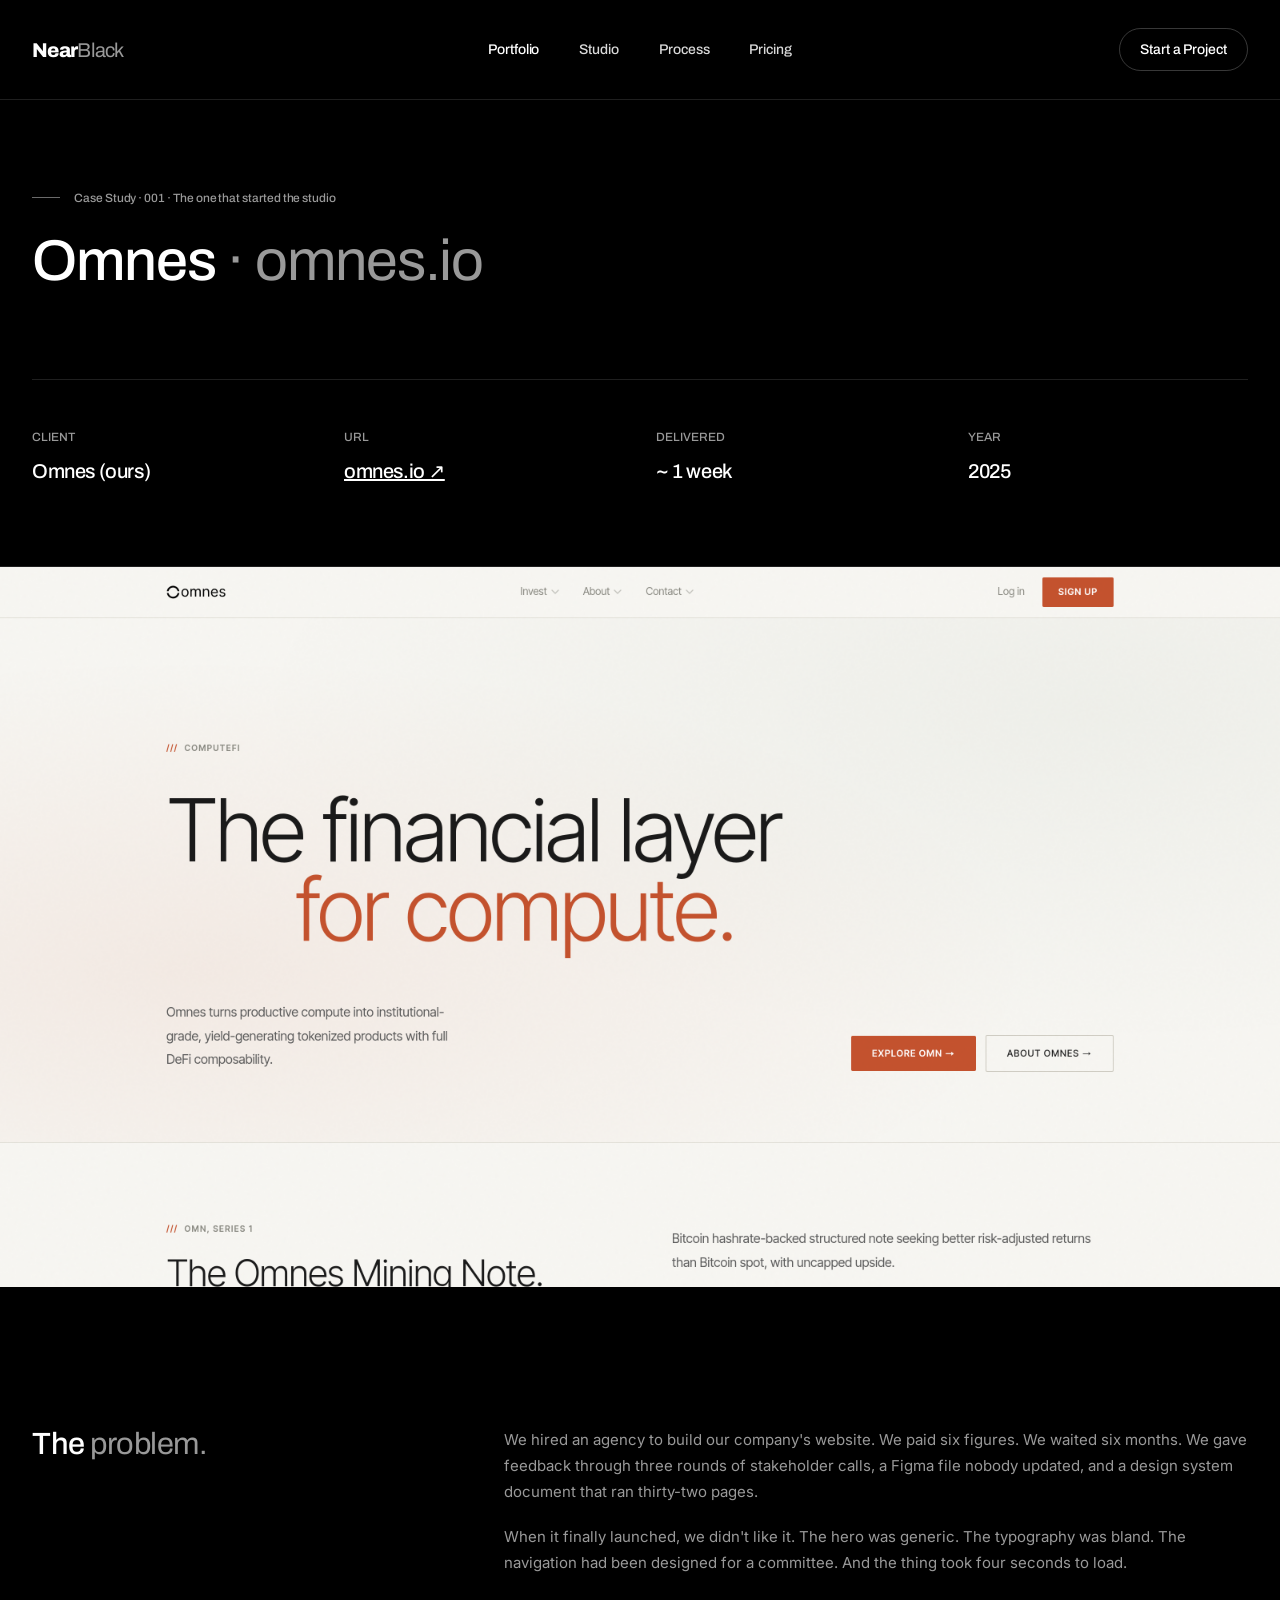
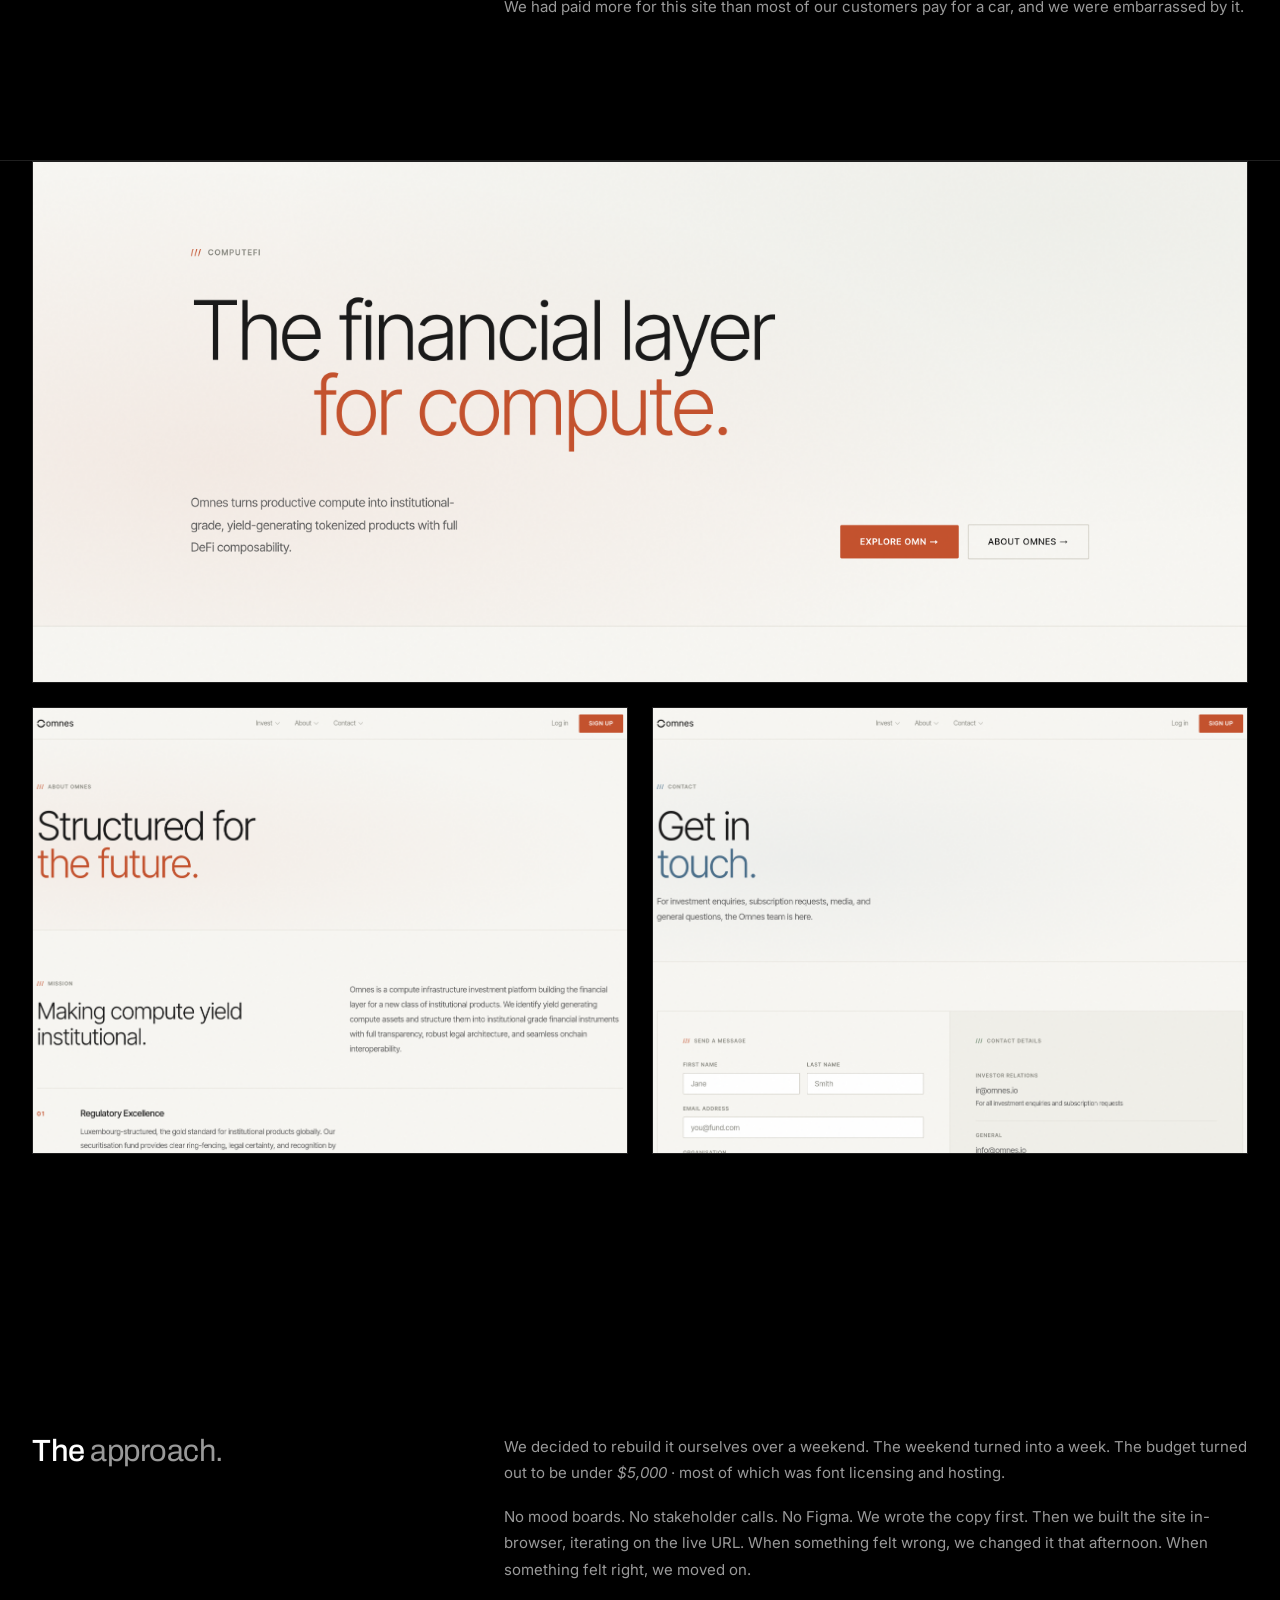
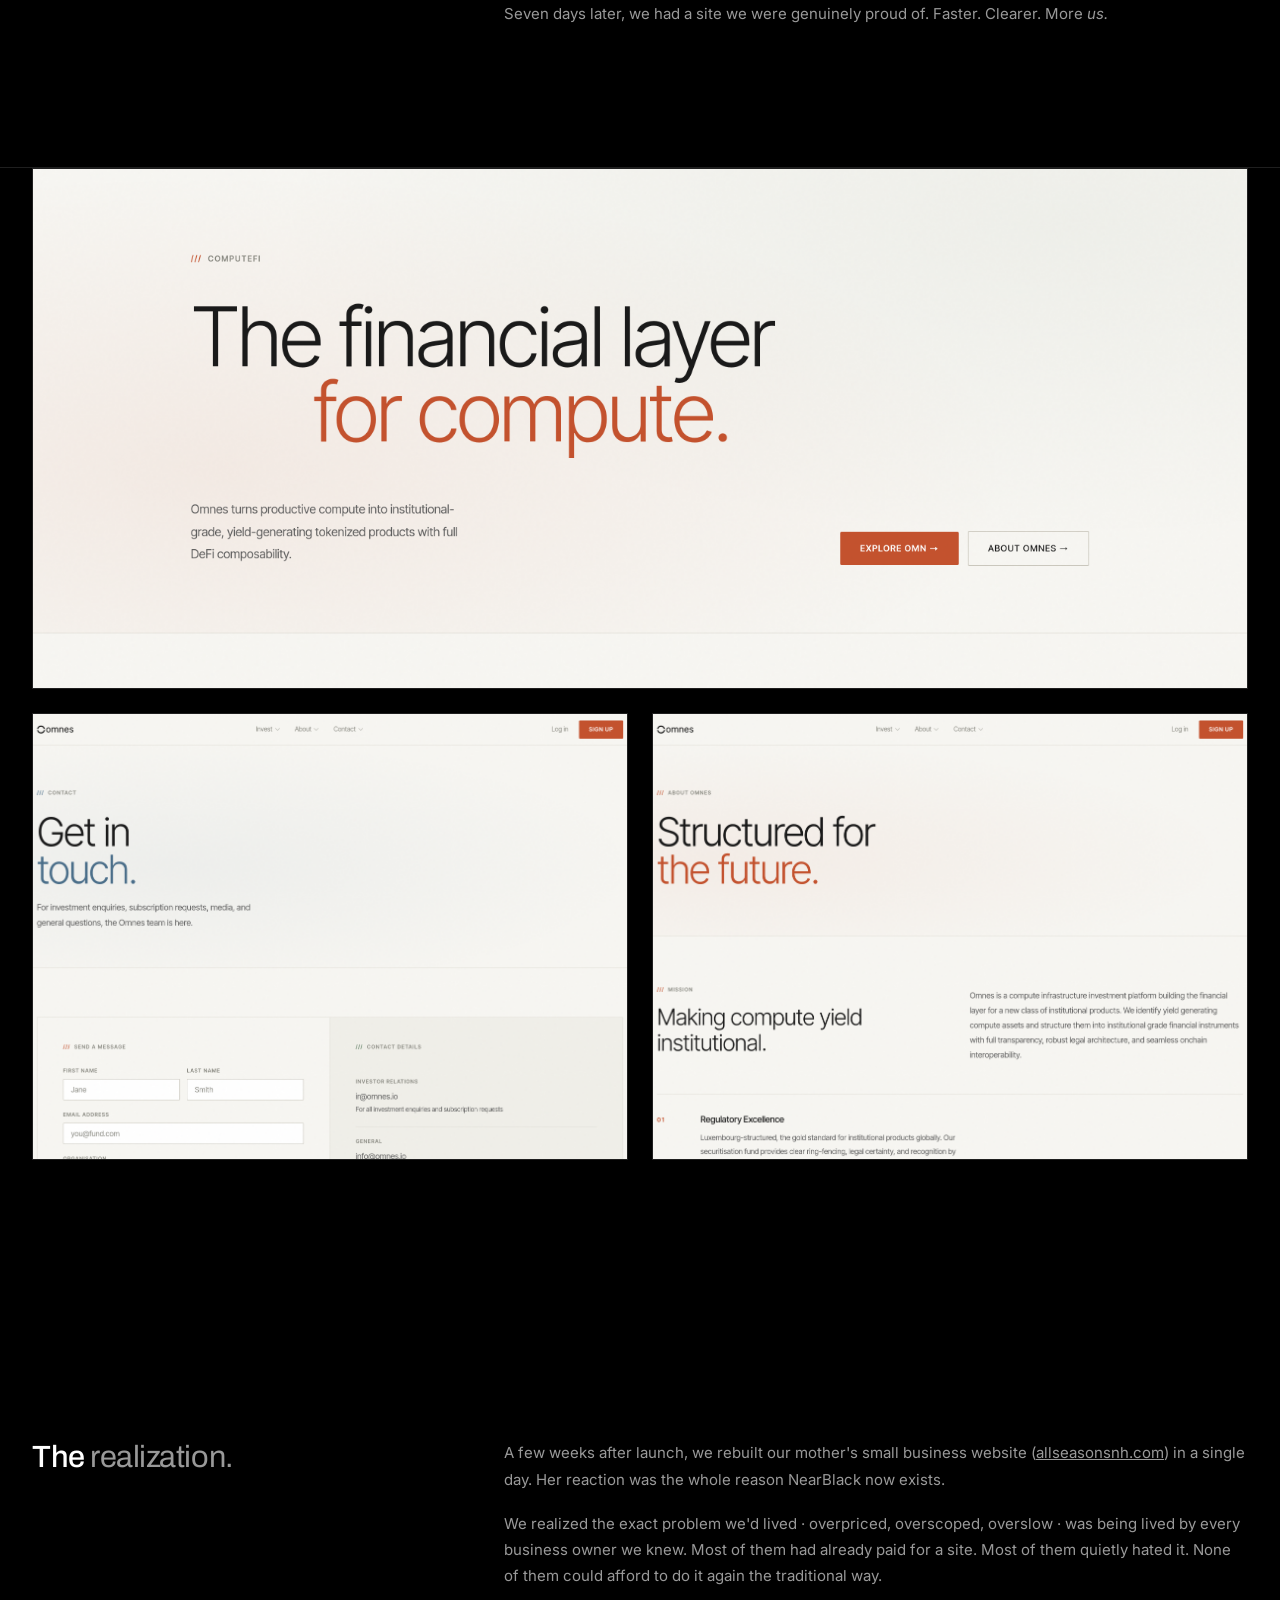
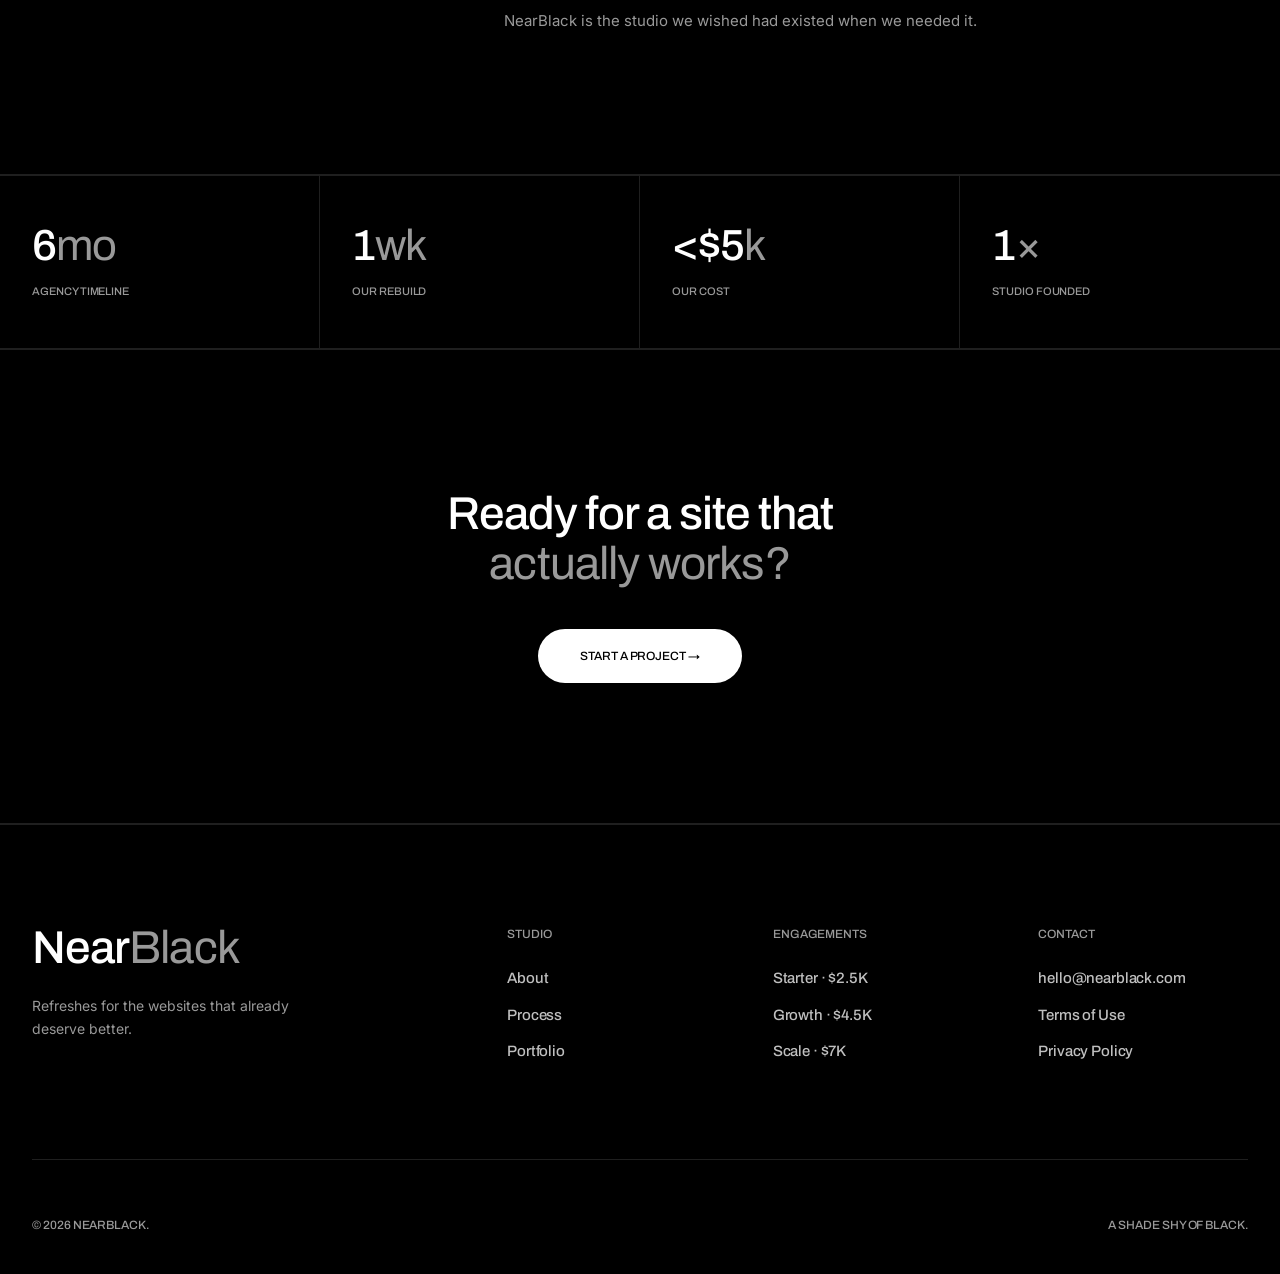
<file: case-study.html>
<!doctype html>
<html lang="en">
<head>
<meta charset="utf-8">
<meta name="viewport" content="width=device-width,initial-scale=1">
<link rel="icon" type="image/svg+xml" href="assets/icon.svg">
<link rel="icon" type="image/png" sizes="32x32" href="assets/icon-32.png">
<link rel="icon" type="image/png" sizes="16x16" href="assets/icon-16.png">
<link rel="apple-touch-icon" sizes="180x180" href="assets/apple-touch-icon.png">
<meta name="robots" content="index,follow,max-snippet:-1,max-image-preview:large">
<meta name="author" content="NearBlack Studio">
<meta name="theme-color" content="#0a0a0a">
<link rel="canonical" href="https://nearblack.com/case-study">
<meta property="og:site_name" content="NearBlack">
<meta property="og:type" content="article">
<meta property="og:url" content="https://nearblack.com/case-study">
<meta property="og:title" content="Omnes · The Refresh That Started the Studio · NearBlack">
<meta property="og:description" content="We paid an agency six figures and waited six months. Then rebuilt it ourselves in a week for under $5,000. The case study that started NearBlack.">
<meta property="og:image" content="https://nearblack.com/assets/og-image.png">
<meta property="og:image:width" content="1200">
<meta property="og:image:height" content="630">
<meta property="og:locale" content="en_US">
<meta name="twitter:card" content="summary_large_image">
<meta name="twitter:title" content="Omnes · The Refresh That Started the Studio · NearBlack">
<meta name="twitter:description" content="We paid an agency six figures and waited six months. Then rebuilt it ourselves in a week for under $5,000. The case study that started NearBlack.">
<meta name="twitter:image" content="https://nearblack.com/assets/og-image.png">
<title>Omnes · The Refresh That Started the Studio · NearBlack</title>
<meta name="description" content="We paid an agency six figures and waited six months. Then rebuilt it ourselves in a week for under $5,000. The case study that started NearBlack.">
<link rel="preconnect" href="https://fonts.googleapis.com">
<link rel="preconnect" href="https://fonts.gstatic.com" crossorigin>
<link href="https://fonts.googleapis.com/css2?family=Archivo:wght@400;500;600;700;800;900&family=Inter:wght@300;400;500;600&display=swap" rel="stylesheet">
<link rel="stylesheet" href="assets/style.css">
<script type="application/ld+json">
{"@context":"https://schema.org","@type":"Article","headline":"Omnes · The refresh that started the studio","author":{"@type":"Organization","name":"NearBlack"},"datePublished":"2025","image":"https://nearblack.com/assets/omnes-preview.png","mainEntityOfPage":"https://nearblack.com/case-study"}
</script>
<script defer data-domain="nearblack.com" src="https://plausible.io/js/script.js"></script>
</head>
<body>

<nav>
  <a href="/" class="brand">Near<em>Black</em></a>
  <div class="navlinks">
    <a href="/portfolio" class="active">Portfolio</a>
    <a href="/studio">Studio</a>
    <a href="/process">Process</a>
    <a href="/pricing">Pricing</a>

  </div>
  <a href="/contact" class="cta-nav">Start a Project</a>
<button class="nav-toggle" aria-label="Menu" aria-expanded="false"><span></span><span></span><span></span></button></nav>
<div class="mobile-menu" id="mobileMenu">
  <a href="/portfolio">Portfolio</a>
  <a href="/studio">Studio</a>
  <a href="/process">Process</a>
  <a href="/pricing">Pricing</a>
  <a href="/contact" class="mob-cta">Start a Project</a>
</div>

<header class="cs-hero">
  <div class="eyebrow">Case Study · 001 · The one that started the studio</div>
  <h1>Omnes <em>· omnes.io</em></h1>
  <dl class="cs-meta">
    <div><dt>Client</dt><dd>Omnes (ours)</dd></div>
    <div><dt>URL</dt><dd><a href="https://omnes.io" target="_blank" rel="noopener" style="text-decoration:underline">omnes.io ↗</a></dd></div>
    <div><dt>Delivered</dt><dd>~ 1 week</dd></div>
    <div><dt>Year</dt><dd>2025</dd></div>
  </dl>
</header>

<div class="cs-hero-image">
  <img src="assets/omnes-preview.png" alt="omnes.io" loading="lazy">
</div>

<!-- BODY -->
<section class="cs-body">
  <div class="cs-body-grid">
    <div>
      <h2>The <em>problem.</em></h2>
    </div>
    <div>
      <p>We hired an agency to build our company's website. We paid six figures. We waited six months. We gave feedback through three rounds of stakeholder calls, a Figma file nobody updated, and a design system document that ran thirty-two pages.</p>
      <p>When it finally launched, we didn't like it. The hero was generic. The typography was bland. The navigation had been designed for a committee. And the thing took four seconds to load.</p>
      <p>We had paid more for this site than most of our customers pay for a car, and we were embarrassed by it.</p>
    </div>
  </div>
</section>

<div class="cs-gallery">
  <img src="assets/omnes-preview.png" alt="omnes.io homepage" loading="lazy">
  <img src="assets/omnes-about.png" alt="omnes.io about page" loading="lazy">
  <img src="assets/omnes-contact.png" alt="omnes.io contact page" loading="lazy">
</div>

<section class="cs-body">
  <div class="cs-body-grid">
    <div>
      <h2>The <em>approach.</em></h2>
    </div>
    <div>
      <p>We decided to rebuild it ourselves over a weekend. The weekend turned into a week. The budget turned out to be under <em>$5,000</em> · most of which was font licensing and hosting.</p>
      <p>No mood boards. No stakeholder calls. No Figma. We wrote the copy first. Then we built the site in-browser, iterating on the live URL. When something felt wrong, we changed it that afternoon. When something felt right, we moved on.</p>
      <p>Seven days later, we had a site we were genuinely proud of. Faster. Clearer. More <em>us.</em></p>
    </div>
  </div>
</section>

<div class="cs-gallery">
  <img src="assets/omnes-preview.png" alt="omnes.io hero detail" loading="lazy">
  <img src="assets/omnes-contact.png" alt="omnes.io contact detail" loading="lazy">
  <img src="assets/omnes-about.png" alt="omnes.io about detail" loading="lazy">
</div>

<section class="cs-body">
  <div class="cs-body-grid">
    <div>
      <h2>The <em>realization.</em></h2>
    </div>
    <div>
      <p>A few weeks after launch, we rebuilt our mother's small business website (<a href="https://allseasonsnh.com" target="_blank" rel="noopener" style="text-decoration:underline">allseasonsnh.com</a>) in a single day. Her reaction was the whole reason NearBlack now exists.</p>
      <p>We realized the exact problem we'd lived · overpriced, overscoped, overslow · was being lived by every business owner we knew. Most of them had already paid for a site. Most of them quietly hated it. None of them could afford to do it again the traditional way.</p>
      <p>NearBlack is the studio we wished had existed when we needed it.</p>
    </div>
  </div>
</section>

<!-- STATS -->
<section style="padding:0">
  <div class="wrap">
    <div class="stats">
      <div class="stat"><div class="stat-num">6<em>mo</em></div><div class="stat-label">Agency Timeline</div></div>
      <div class="stat"><div class="stat-num">1<em>wk</em></div><div class="stat-label">Our Rebuild</div></div>
      <div class="stat"><div class="stat-num">&lt;$5<em>k</em></div><div class="stat-label">Our Cost</div></div>
      <div class="stat"><div class="stat-num">1<em>×</em></div><div class="stat-label">Studio Founded</div></div>
    </div>
  </div>
</section>

<section class="final">
  <h2 class="final-title">Ready for a site that<br><em>actually works?</em></h2>
  <a href="/contact" class="cta-btn">Start a Project →</a>
</section>

<footer>
  <div><div class="foot-brand">Near<em>Black</em></div><p class="foot-tag">Refreshes for the websites that already deserve better.</p></div>
  <div><h4>Studio</h4><ul><li><a href="/studio">About</a></li><li><a href="/process">Process</a></li><li><a href="/portfolio">Portfolio</a></li></ul></div>
  <div><h4>Engagements</h4><ul><li><a href="/pricing">Starter · $2.5K</a></li><li><a href="/pricing">Growth · $4.5K</a></li><li><a href="/pricing">Scale · $7K</a></li></ul></div><div><h4>Contact</h4><ul><li><a href="mailto:hello@nearblack.com">hello@nearblack.com</a></li><li><a href="/terms">Terms of Use</a></li><li><a href="/privacy">Privacy Policy</a></li></ul></div>
  <div class="foot-bottom"><div>© 2026 NearBlack.</div><div>A shade shy of black.</div></div>
</footer>

<script>const navToggle=document.querySelector(".nav-toggle");const mobileMenu=document.getElementById("mobileMenu");navToggle.addEventListener("click",()=>{navToggle.classList.toggle("open");mobileMenu.classList.toggle("open");navToggle.setAttribute("aria-expanded",mobileMenu.classList.contains("open"));document.body.style.overflow=mobileMenu.classList.contains("open")?"hidden":"";});document.querySelectorAll(".mobile-menu a").forEach(a=>a.addEventListener("click",()=>{navToggle.classList.remove("open");mobileMenu.classList.remove("open");document.body.style.overflow="";}));</script>
</body>
</html>
</file>
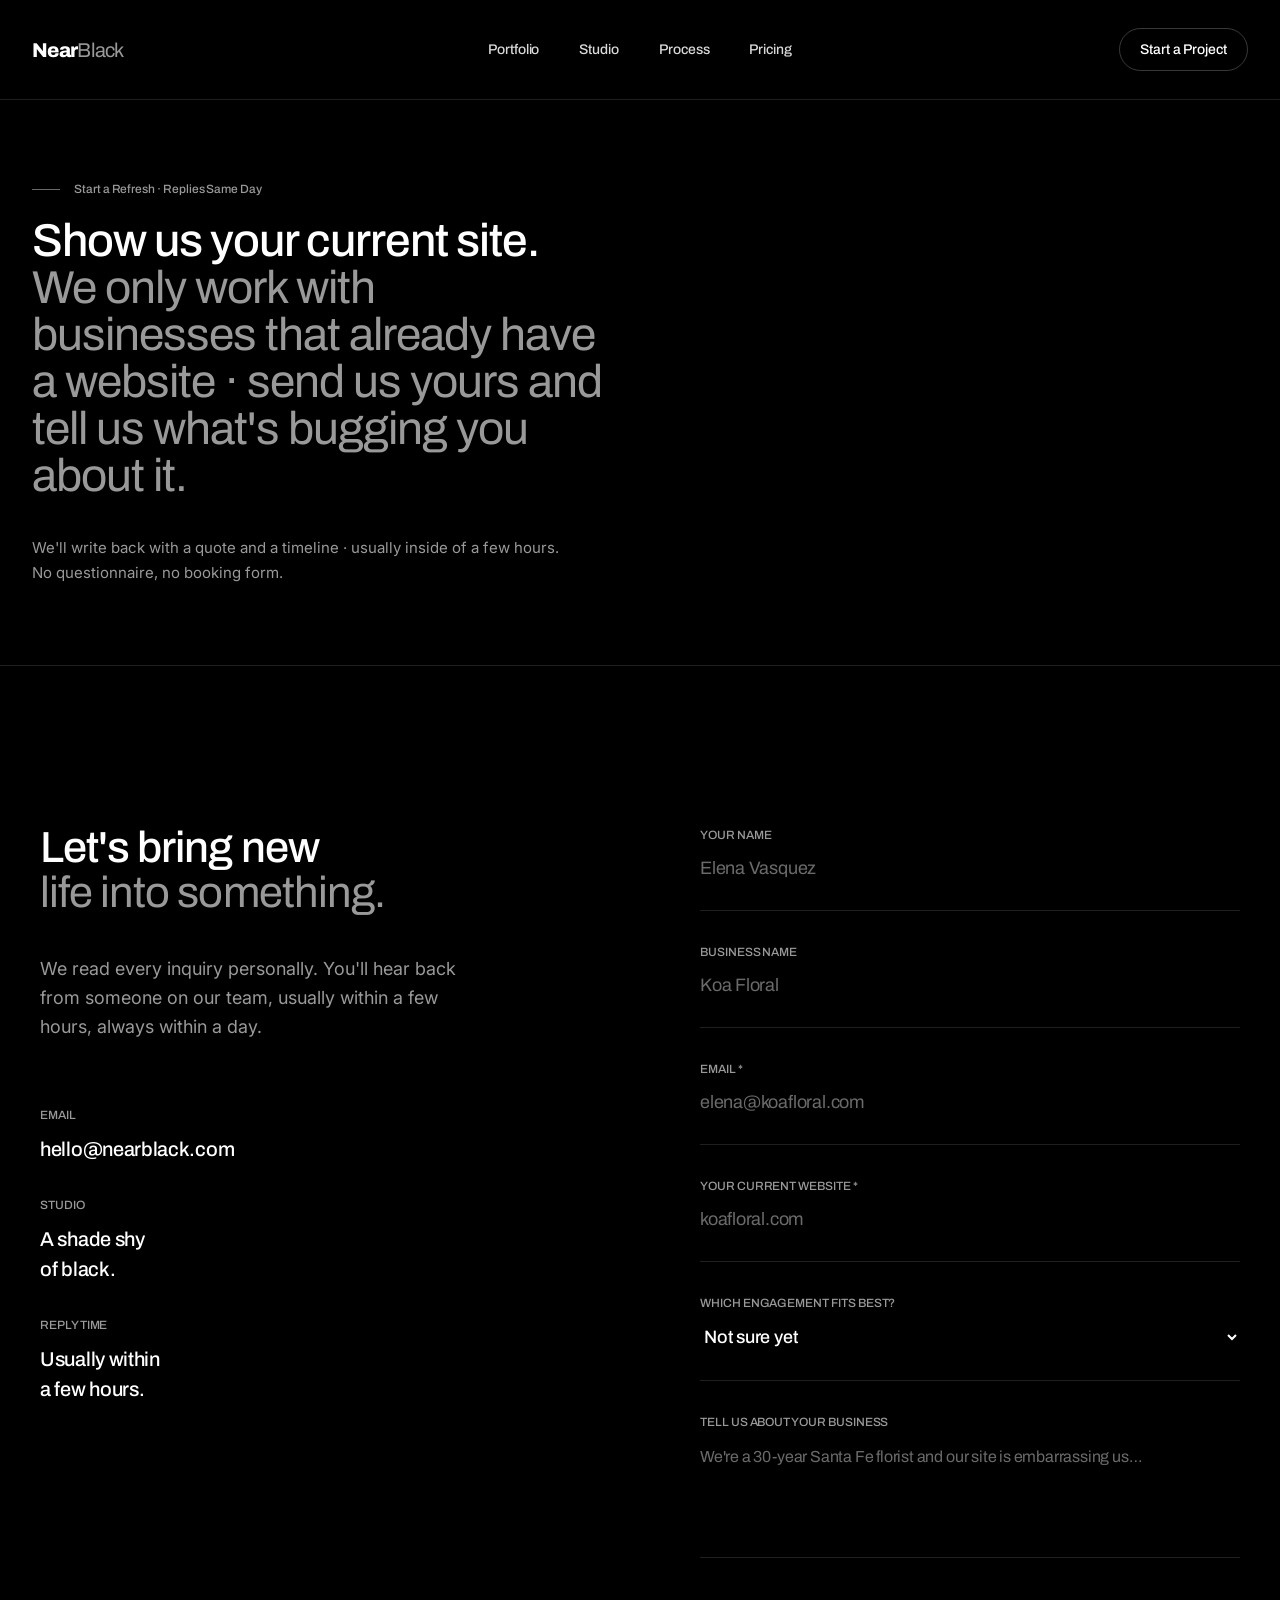
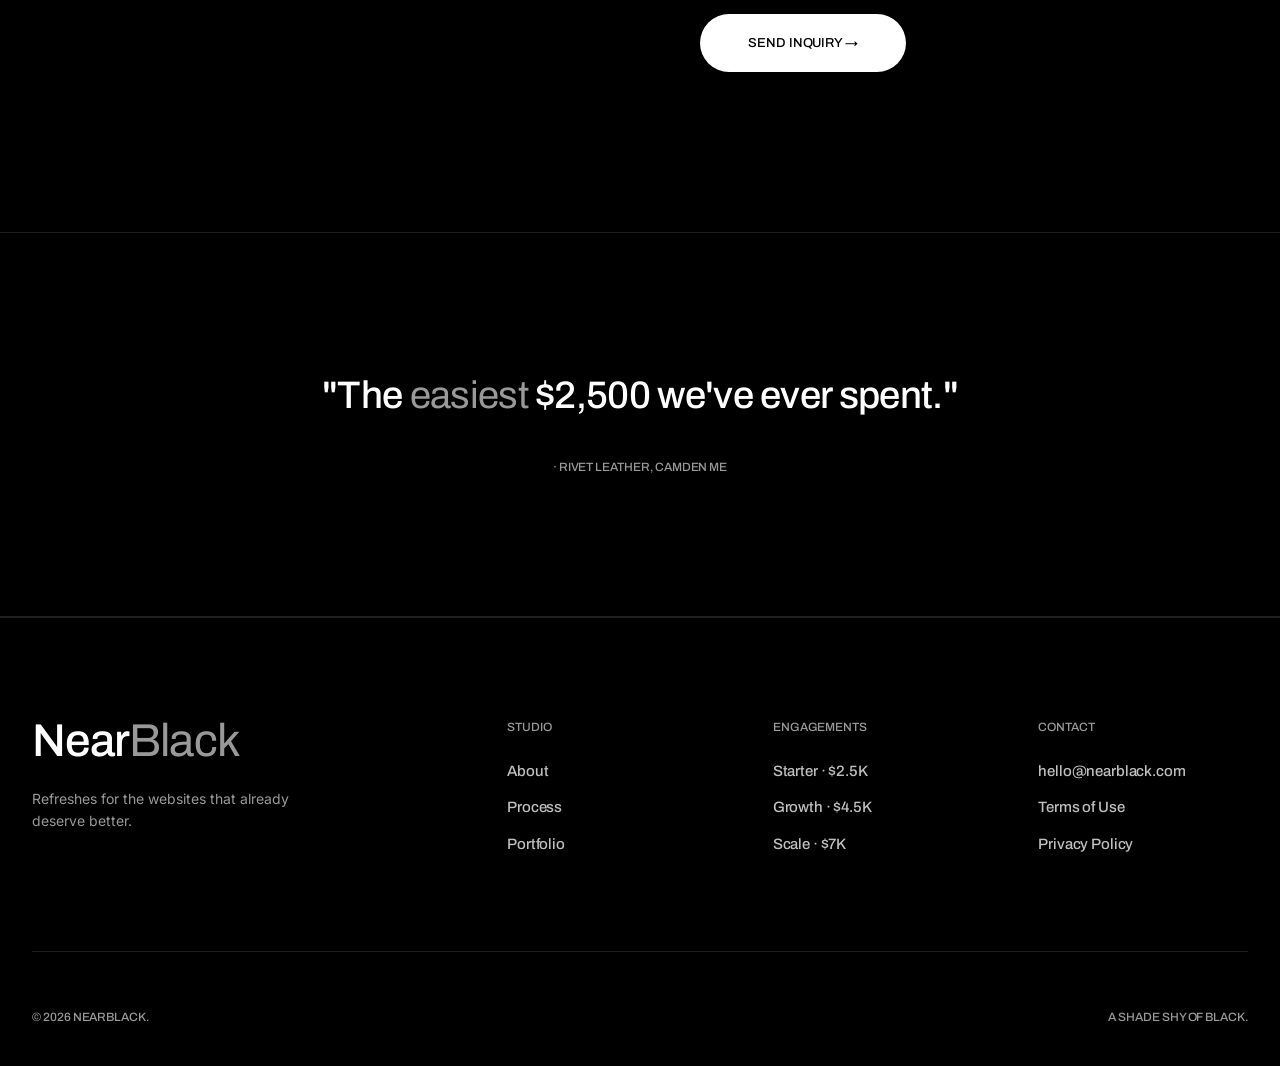
<file: contact.html>
<!doctype html>
<html lang="en">
<head>
<meta charset="utf-8">
<meta name="viewport" content="width=device-width,initial-scale=1">
<link rel="icon" type="image/svg+xml" href="assets/icon.svg">
<link rel="icon" type="image/png" sizes="32x32" href="assets/icon-32.png">
<link rel="icon" type="image/png" sizes="16x16" href="assets/icon-16.png">
<link rel="apple-touch-icon" sizes="180x180" href="assets/apple-touch-icon.png">
<meta name="robots" content="index,follow,max-snippet:-1,max-image-preview:large">
<meta name="author" content="NearBlack Studio">
<meta name="theme-color" content="#0a0a0a">
<link rel="canonical" href="https://nearblack.com/contact">
<meta property="og:site_name" content="NearBlack">
<meta property="og:type" content="website">
<meta property="og:url" content="https://nearblack.com/contact">
<meta property="og:title" content="Start a Refresh · NearBlack">
<meta property="og:description" content="Show us your current site and tell us what bugs you about it. We reply with a quote and timeline the same day. No questionnaires, no intake calls.">
<meta property="og:image" content="https://nearblack.com/assets/og-image.png">
<meta property="og:image:width" content="1200">
<meta property="og:image:height" content="630">
<meta property="og:locale" content="en_US">
<meta name="twitter:card" content="summary_large_image">
<meta name="twitter:title" content="Start a Refresh · NearBlack">
<meta name="twitter:description" content="Show us your current site and tell us what bugs you about it. We reply with a quote and timeline the same day. No questionnaires, no intake calls.">
<meta name="twitter:image" content="https://nearblack.com/assets/og-image.png">
<title>Start a Refresh · NearBlack</title>
<meta name="description" content="Show us your current site and tell us what bugs you about it. We reply with a quote and timeline the same day. No questionnaires, no intake calls.">
<link rel="preconnect" href="https://fonts.googleapis.com">
<link rel="preconnect" href="https://fonts.gstatic.com" crossorigin>
<link href="https://fonts.googleapis.com/css2?family=Archivo:wght@400;500;600;700;800;900&family=Inter:wght@300;400;500;600&display=swap" rel="stylesheet">
<link rel="stylesheet" href="assets/style.css">
<script defer data-domain="nearblack.com" src="https://plausible.io/js/script.js"></script>
</head>
<body>

<nav>
  <a href="/" class="brand">Near<em>Black</em></a>
  <div class="navlinks">
    <a href="/portfolio">Portfolio</a>
    <a href="/studio">Studio</a>
    <a href="/process">Process</a>
    <a href="/pricing">Pricing</a>

  </div>
  <a href="/contact" class="cta-nav active">Start a Project</a>
<button class="nav-toggle" aria-label="Menu" aria-expanded="false"><span></span><span></span><span></span></button></nav>
<div class="mobile-menu" id="mobileMenu">
  <a href="/portfolio">Portfolio</a>
  <a href="/studio">Studio</a>
  <a href="/process">Process</a>
  <a href="/pricing">Pricing</a>
  <a href="/contact" class="mob-cta">Start a Project</a>
</div>

<header class="hero-sm">
  <div class="eyebrow">Start a Refresh · Replies Same Day</div>
  <h1 class="display">Show us your current site. <em>We only work with businesses that already have a website · send us yours and tell us what's bugging you about it.</em></h1>
  <p class="lede">We'll write back with a quote and a timeline · usually inside of a few hours. No questionnaire, no booking form.</p>
</header>

<!-- CONTACT -->
<section style="padding:160px 40px">
  <div class="contact-grid">
    <div class="contact-info">
      <h2>Let's bring new<br><em>life into something.</em></h2>
      <p>We read every inquiry personally. You'll hear back from someone on our team, usually within a few hours, always within a day.</p>
      <div class="details">
        <div>
          <div class="label">Email</div>
          <a href="mailto:hello@nearblack.com">hello@nearblack.com</a>
        </div>
        <div>
          <div class="label">Studio</div>
          <a>A shade shy<br>of black.</a>
        </div>
        <div>
          <div class="label">Reply Time</div>
          <a>Usually within<br>a few hours.</a>
        </div>
      </div>
    </div>

    <form>
      <div class="form-field">
        <label for="name">Your Name</label>
        <input id="name" type="text" placeholder="Elena Vasquez">
      </div>
      <div class="form-field">
        <label for="business">Business Name</label>
        <input id="business" type="text" placeholder="Koa Floral">
      </div>
      <div class="form-field">
        <label for="email">Email *</label>
        <input id="email" type="email" placeholder="elena@koafloral.com" required>
        <div class="form-error">Please enter a valid email address.</div>
      </div>
      <div class="form-field">
        <label for="url">Your Current Website *</label>
        <input id="url" type="text" placeholder="koafloral.com" required>
        <div class="form-error">Please enter your website URL.</div>
      </div>
      <div class="form-field">
        <label for="engagement">Which engagement fits best?</label>
        <select id="engagement">
          <option>Not sure yet</option>
          <option>The Starter · $2,500</option>
          <option>The Growth · $4,500</option>
          <option>The Scale · $7,000</option>
          <option>Something custom</option>
        </select>
      </div>
      <div class="form-field">
        <label for="message">Tell us about your business</label>
        <textarea id="message" placeholder="We're a 30-year Santa Fe florist and our site is embarrassing us…"></textarea>
      </div>
      <button type="submit" class="form-submit">Send Inquiry →</button>
    </form>
  </div>
</section>

<!-- QUOTE -->
<section class="quote">
  <blockquote>"The <em>easiest</em> $2,500 we've ever spent."</blockquote>
  <cite>· Rivet Leather, Camden ME</cite>
</section>

<footer>
  <div><div class="foot-brand">Near<em>Black</em></div><p class="foot-tag">Refreshes for the websites that already deserve better.</p></div>
  <div><h4>Studio</h4><ul><li><a href="/studio">About</a></li><li><a href="/process">Process</a></li><li><a href="/portfolio">Portfolio</a></li></ul></div>
  <div><h4>Engagements</h4><ul><li><a href="/pricing">Starter · $2.5K</a></li><li><a href="/pricing">Growth · $4.5K</a></li><li><a href="/pricing">Scale · $7K</a></li></ul></div><div><h4>Contact</h4><ul><li><a href="mailto:hello@nearblack.com">hello@nearblack.com</a></li><li><a href="/terms">Terms of Use</a></li><li><a href="/privacy">Privacy Policy</a></li></ul></div>
  <div class="foot-bottom"><div>© 2026 NearBlack.</div><div>A shade shy of black.</div></div>
</footer>

<script>const navToggle=document.querySelector(".nav-toggle");const mobileMenu=document.getElementById("mobileMenu");navToggle.addEventListener("click",()=>{navToggle.classList.toggle("open");mobileMenu.classList.toggle("open");navToggle.setAttribute("aria-expanded",mobileMenu.classList.contains("open"));document.body.style.overflow=mobileMenu.classList.contains("open")?"hidden":"";});document.querySelectorAll(".mobile-menu a").forEach(a=>a.addEventListener("click",()=>{navToggle.classList.remove("open");mobileMenu.classList.remove("open");document.body.style.overflow="";}));
document.querySelectorAll(".form-field input[required]").forEach(function(input){input.addEventListener("input",function(){this.closest(".form-field").classList.remove("error")})});
document.querySelector("form").addEventListener("submit",async function(e){e.preventDefault();var valid=true;this.querySelectorAll(".form-field").forEach(function(f){f.classList.remove("error")});var emailEl=document.getElementById("email");var urlEl=document.getElementById("url");if(!emailEl.value.trim()||!/^[^\s@]+@[^\s@]+\.[^\s@]+$/.test(emailEl.value.trim())){emailEl.closest(".form-field").classList.add("error");valid=false}if(!urlEl.value.trim()){urlEl.closest(".form-field").classList.add("error");valid=false}if(!valid){return}const btn=this.querySelector(".form-submit");const orig=btn.textContent;btn.textContent="Sending…";btn.disabled=true;try{const res=await fetch("/api/contact",{method:"POST",headers:{"Content-Type":"application/json"},body:JSON.stringify({name:document.getElementById("name").value,business:document.getElementById("business").value,email:emailEl.value,url:(function(v){v=v.trim();if(v&&!/^https?:\/\//i.test(v))v="https://"+v;return v})(urlEl.value),engagement:document.getElementById("engagement").value,message:document.getElementById("message").value})});if(res.ok){btn.textContent="Sent ✓";this.reset();setTimeout(()=>{btn.textContent=orig;btn.disabled=false},3000)}else{btn.textContent="Error — try again";btn.disabled=false;setTimeout(()=>{btn.textContent=orig},3000)}}catch(err){btn.textContent="Error — try again";btn.disabled=false;setTimeout(()=>{btn.textContent=orig},3000)}});</script>
</body>
</html>
</file>
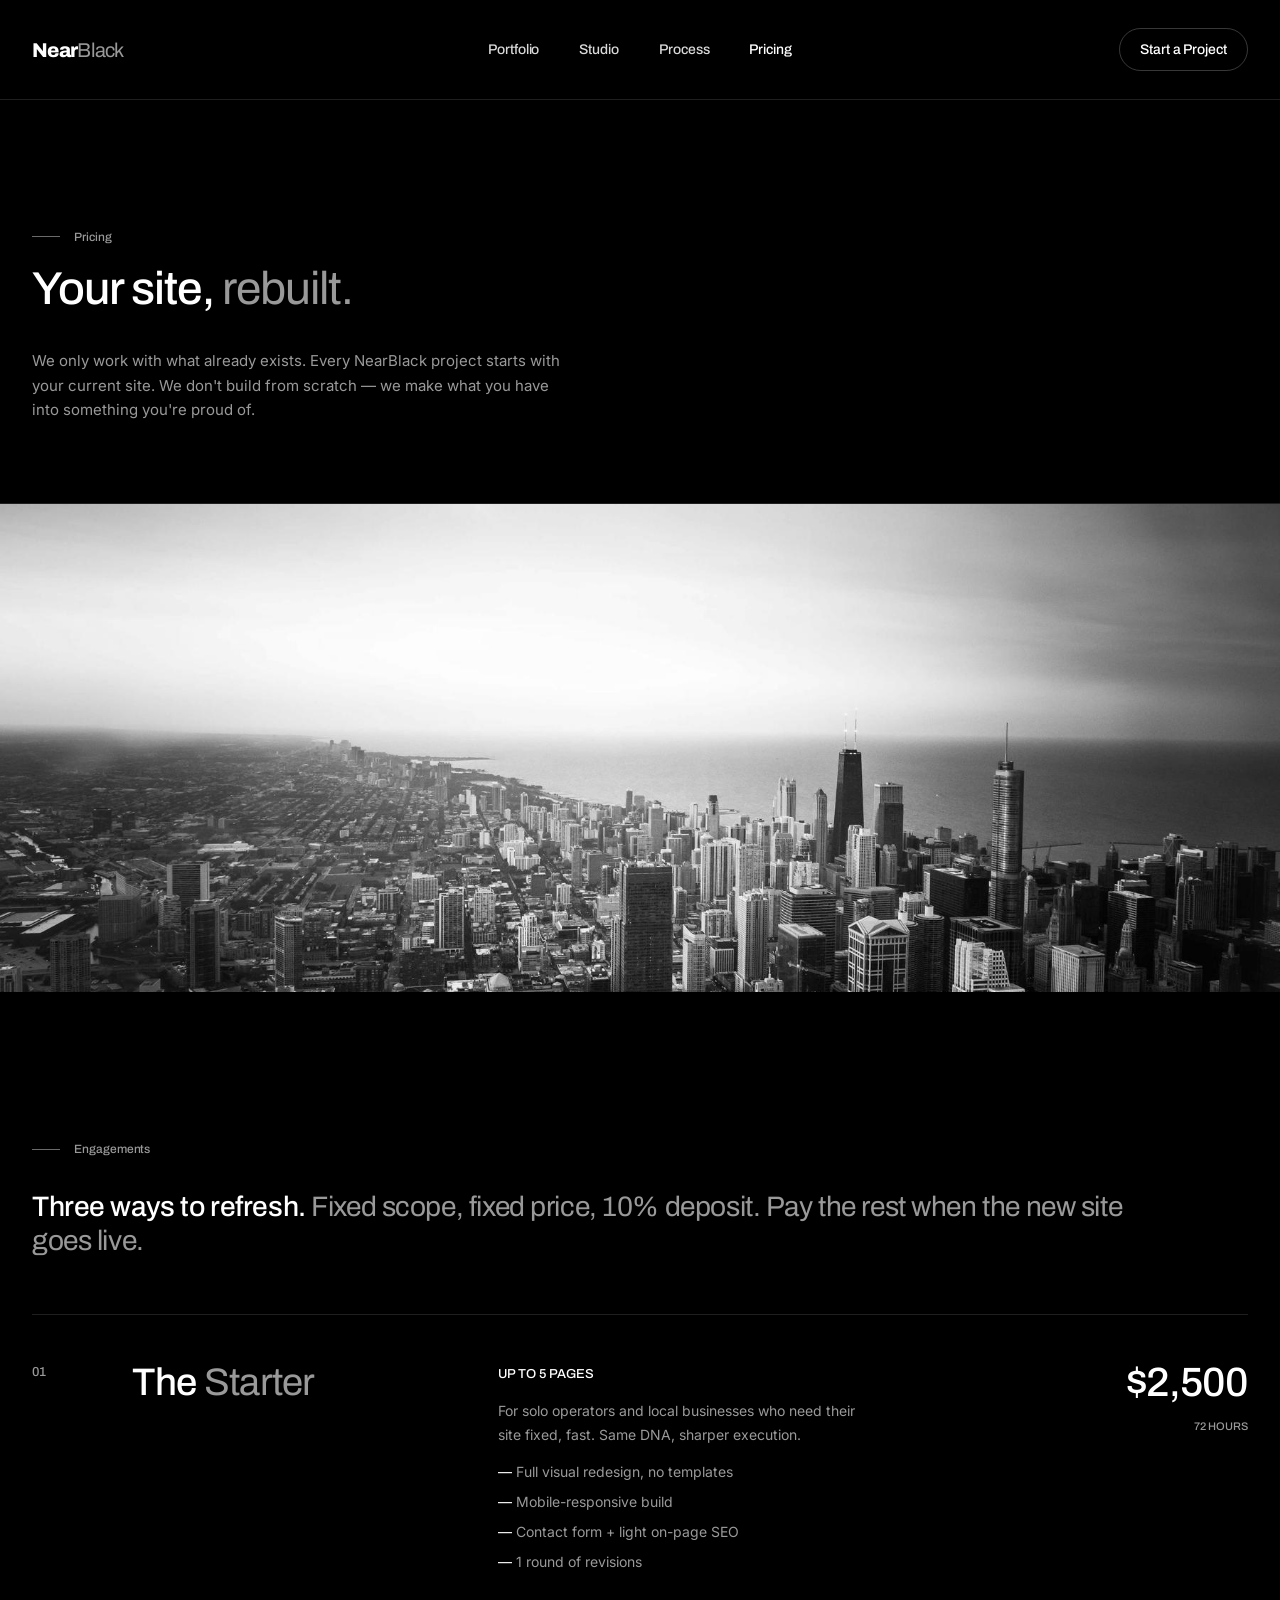
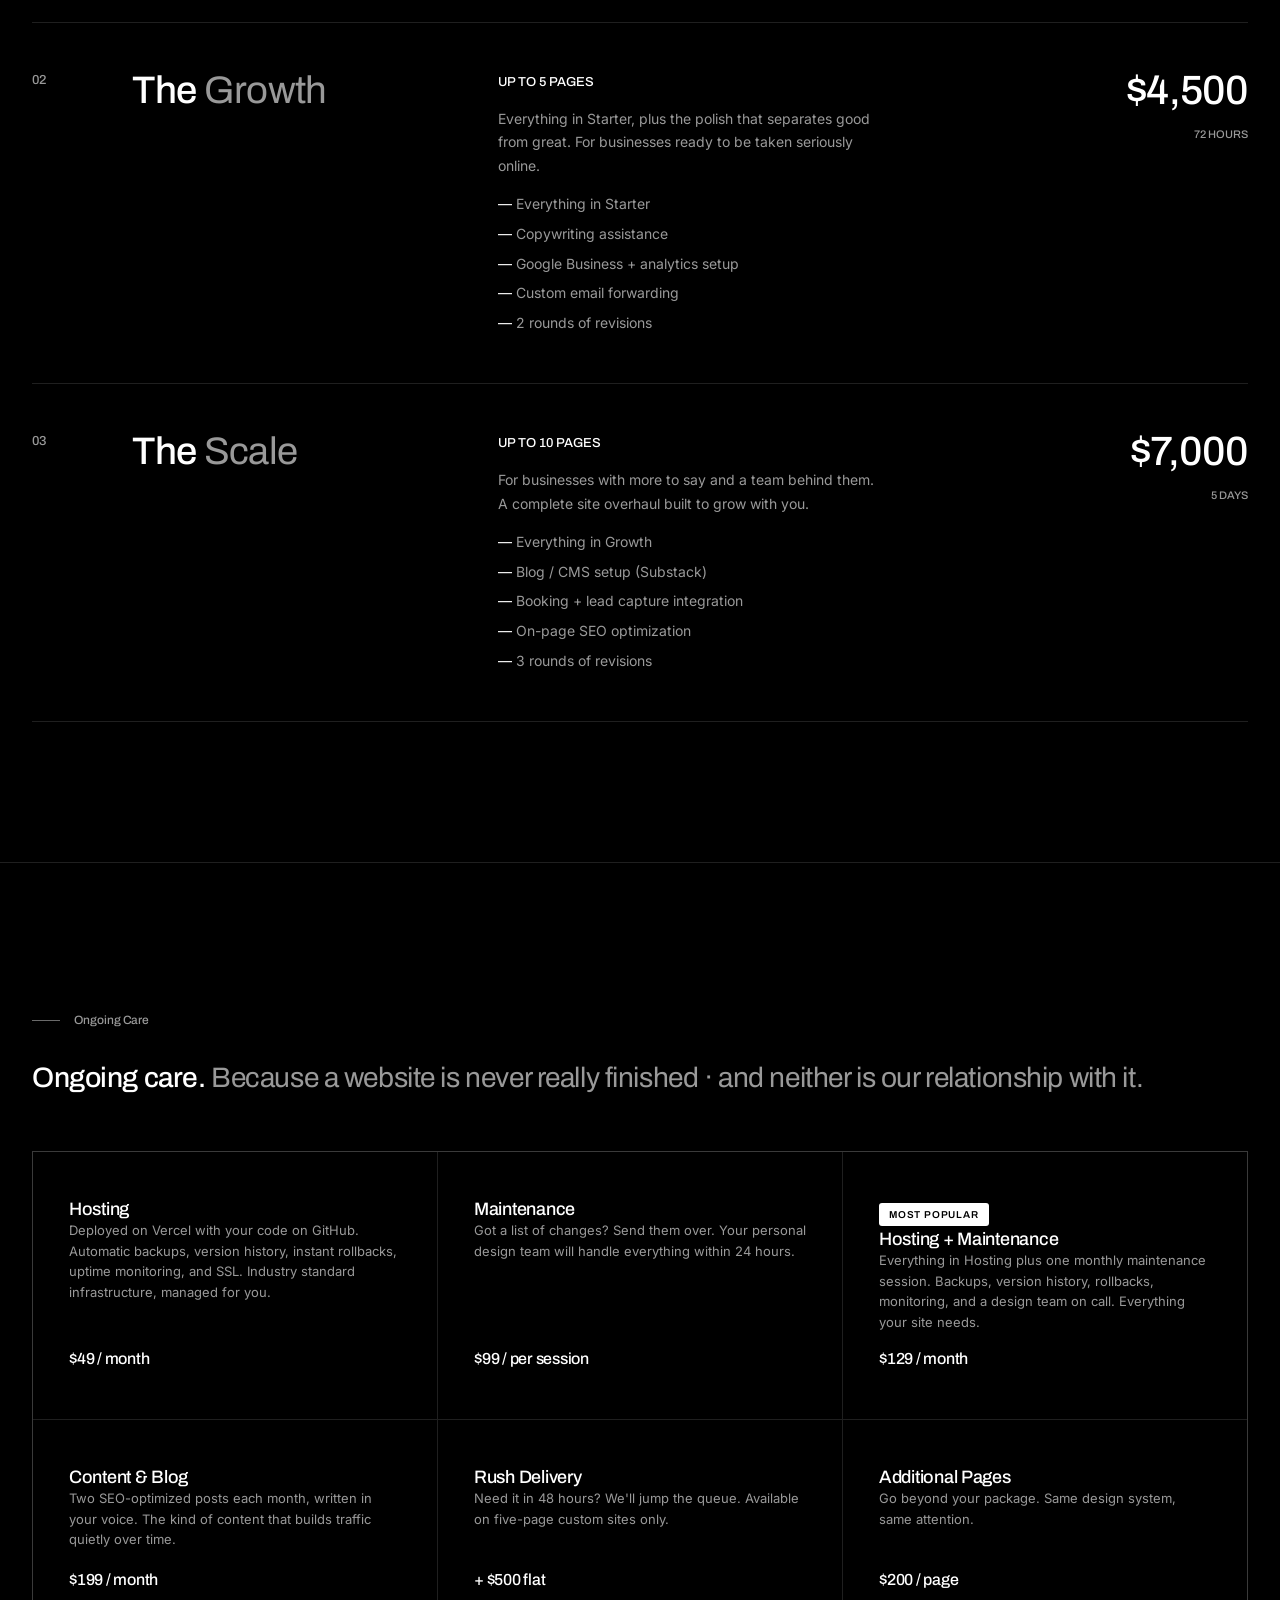
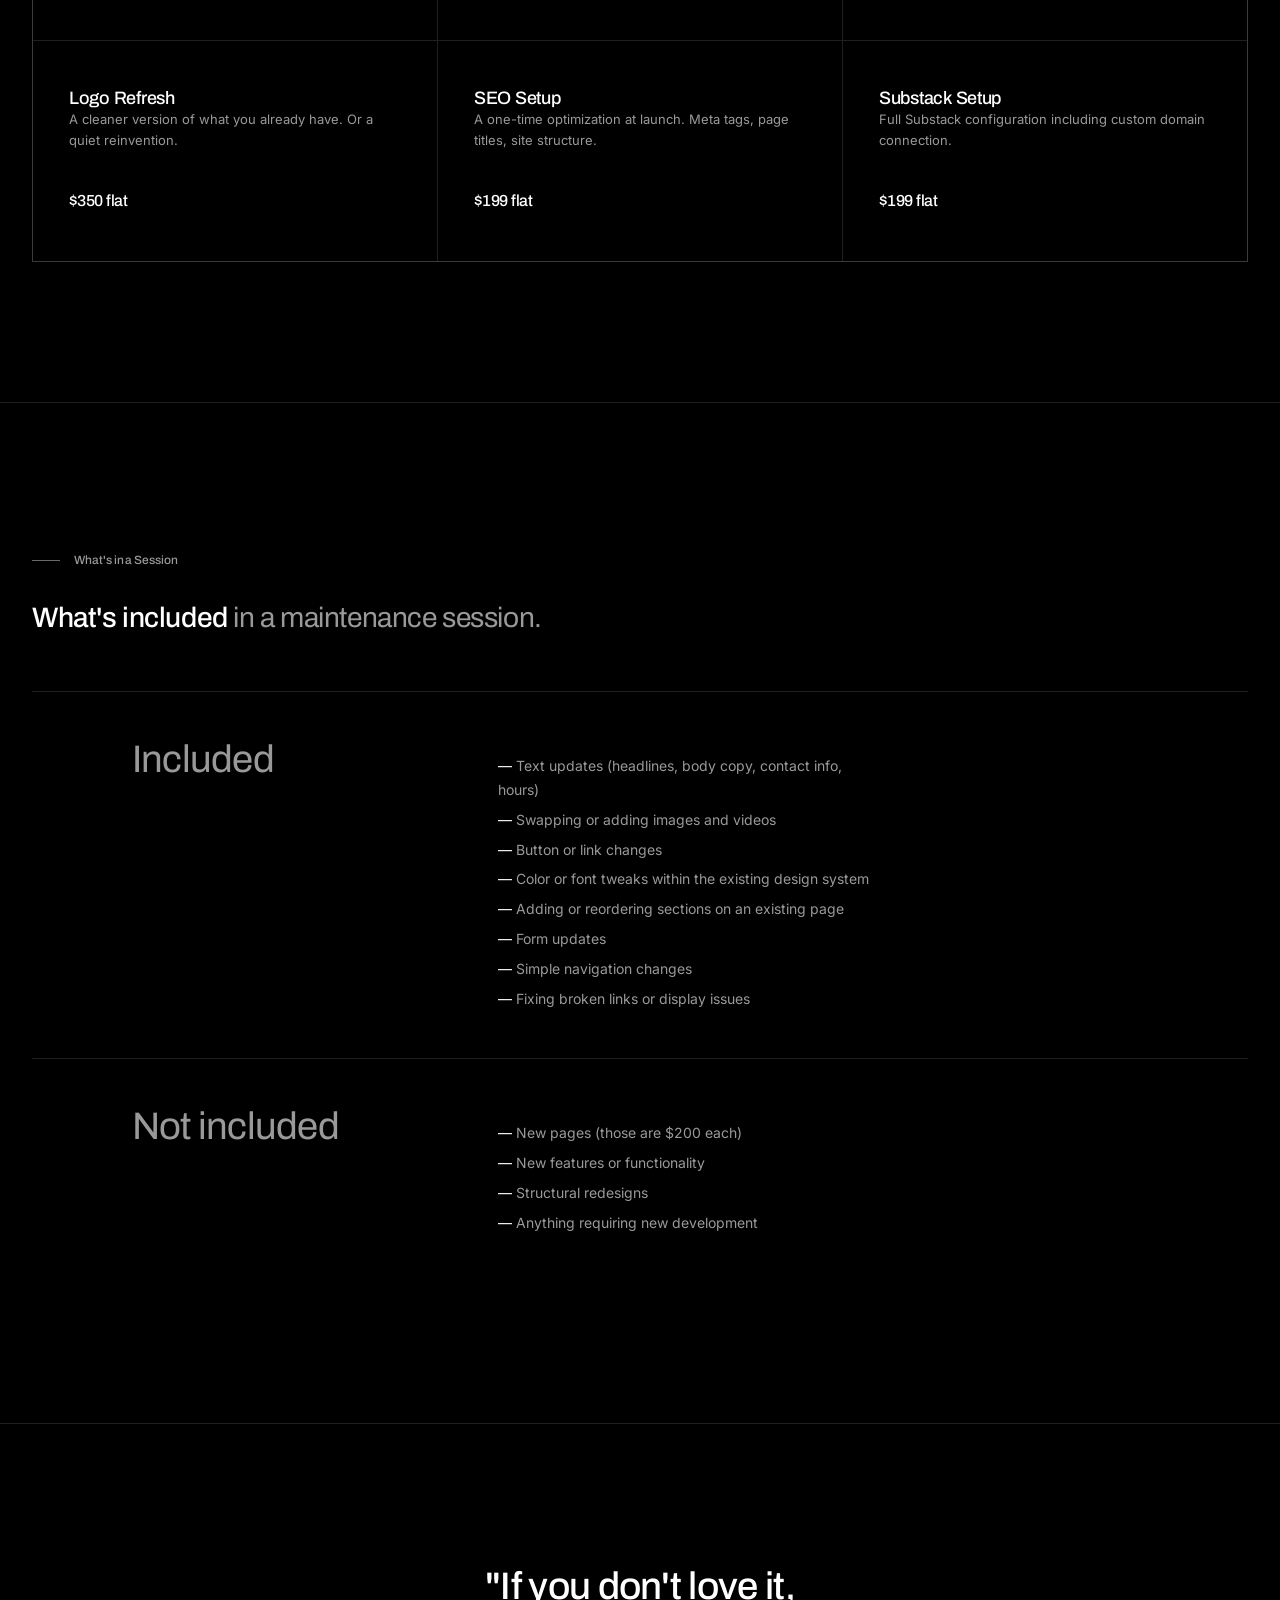
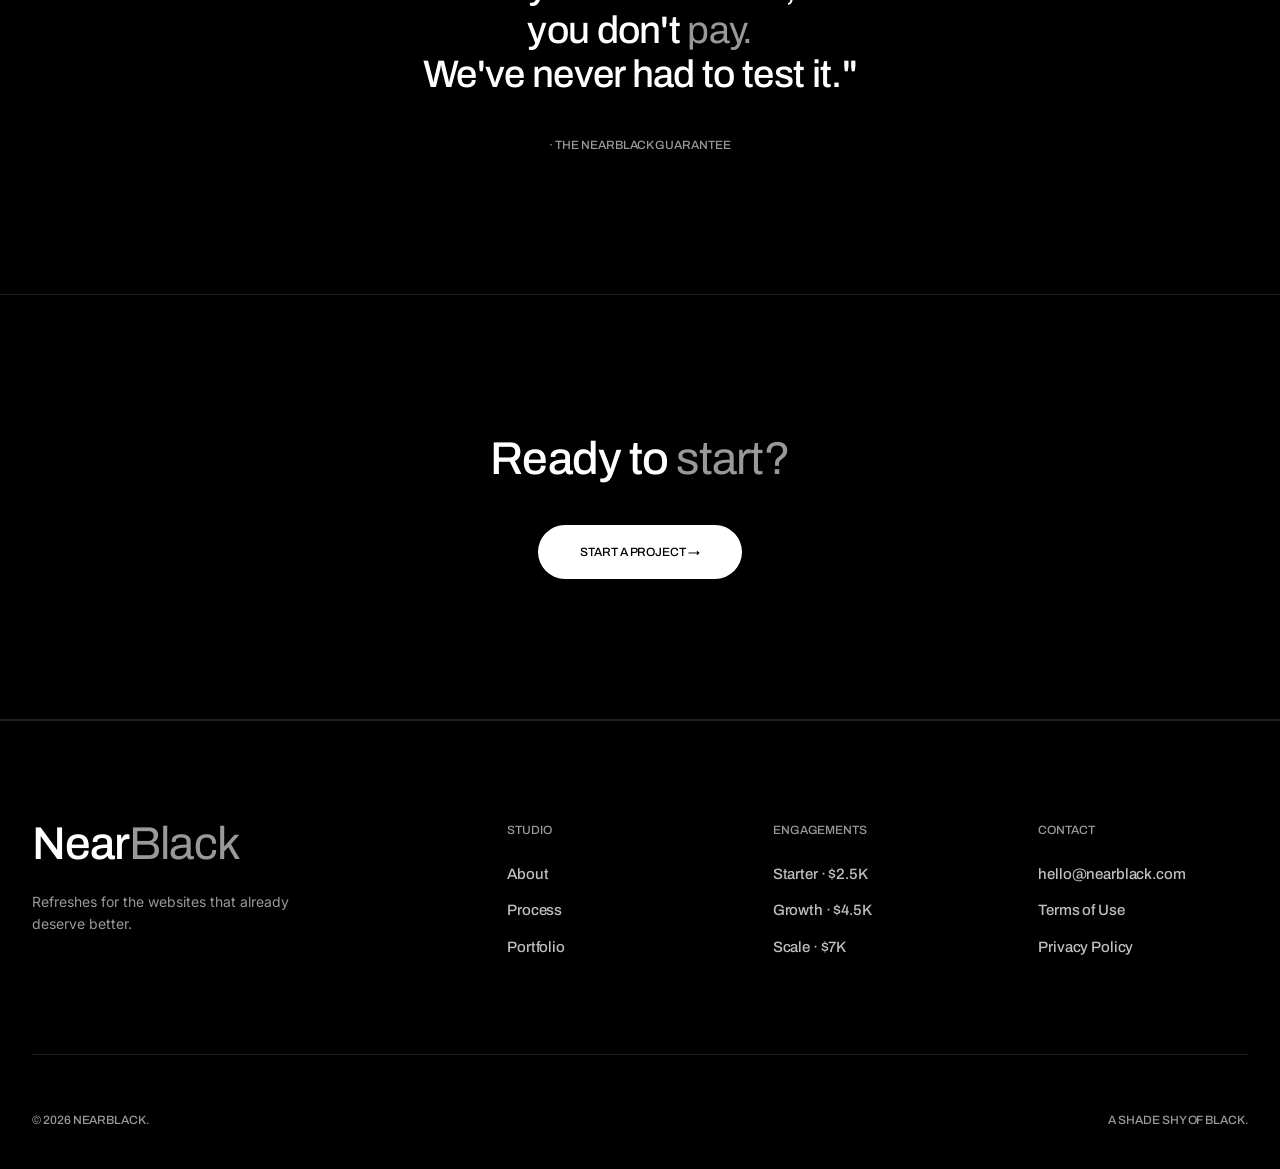
<file: pricing.html>
<!doctype html>
<html lang="en">
<head>
<meta charset="utf-8">
<meta name="viewport" content="width=device-width,initial-scale=1">
<link rel="icon" type="image/svg+xml" href="assets/icon.svg">
<link rel="icon" type="image/png" sizes="32x32" href="assets/icon-32.png">
<link rel="icon" type="image/png" sizes="16x16" href="assets/icon-16.png">
<link rel="apple-touch-icon" sizes="180x180" href="assets/apple-touch-icon.png">
<meta name="robots" content="index,follow,max-snippet:-1,max-image-preview:large">
<meta name="author" content="NearBlack Studio">
<meta name="theme-color" content="#0a0a0a">
<link rel="canonical" href="https://nearblack.com/pricing">
<meta property="og:site_name" content="NearBlack">
<meta property="og:type" content="website">
<meta property="og:url" content="https://nearblack.com/pricing">
<meta property="og:title" content="Pricing · From $2,500 · NearBlack">
<meta property="og:description" content="Flat pricing for website refreshes. Starter $2,500, Growth $4,500, Scale $7,000. Custom design, 72-hour delivery, 10% deposit, pay the rest on launch.">
<meta property="og:image" content="https://nearblack.com/assets/og-image.png">
<meta property="og:image:width" content="1200">
<meta property="og:image:height" content="630">
<meta property="og:locale" content="en_US">
<meta name="twitter:card" content="summary_large_image">
<meta name="twitter:title" content="Pricing · From $2,500 · NearBlack">
<meta name="twitter:description" content="Flat pricing for website refreshes. Starter $2,500, Growth $4,500, Scale $7,000. Custom design, 72-hour delivery, 10% deposit, pay the rest on launch.">
<meta name="twitter:image" content="https://nearblack.com/assets/og-image.png">
<title>Pricing · From $2,500 · NearBlack</title>
<meta name="description" content="Flat pricing for website refreshes. Starter $2,500, Growth $4,500, Scale $7,000. Custom design, 72-hour delivery, 10% deposit, pay the rest on launch.">
<link rel="preconnect" href="https://fonts.googleapis.com">
<link rel="preconnect" href="https://fonts.gstatic.com" crossorigin>
<link href="https://fonts.googleapis.com/css2?family=Archivo:wght@400;500;600;700;800;900&family=Inter:wght@300;400;500;600&display=swap" rel="stylesheet">
<link rel="stylesheet" href="assets/style.css">
<script defer data-domain="nearblack.com" src="https://plausible.io/js/script.js"></script>
</head>
<body>

<nav>
  <a href="/" class="brand">Near<em>Black</em></a>
  <div class="navlinks">
    <a href="/portfolio">Portfolio</a>
    <a href="/studio">Studio</a>
    <a href="/process">Process</a>
    <a href="/pricing" class="active">Pricing</a>

  </div>
  <a href="/contact" class="cta-nav">Start a Project</a>
<button class="nav-toggle" aria-label="Menu" aria-expanded="false"><span></span><span></span><span></span></button></nav>
<div class="mobile-menu" id="mobileMenu">
  <a href="/portfolio">Portfolio</a>
  <a href="/studio">Studio</a>
  <a href="/process">Process</a>
  <a href="/pricing">Pricing</a>
  <a href="/contact" class="mob-cta">Start a Project</a>
</div>

<header class="hero-sm">
  <div class="eyebrow">Pricing</div>
  <h1 class="display">Your site, <em>rebuilt.</em></h1>
  <p class="lede">We only work with what already exists. Every NearBlack project starts with your current site. We don't build from scratch — we make what you have into something you're proud of.</p>
</header>

<div class="feature-image">
  <img src="assets/pricing-hero.jpg" alt="A city at dusk · every business starts somewhere">
</div>

<!-- TIER TABLE -->
<section>
  <div class="wrap">
    <div class="section-label eyebrow">Engagements</div>
    <h2 class="section-title">Three ways to refresh. <em>Fixed scope, fixed price, 10% deposit. Pay the rest when the new site goes live.</em></h2>

    <div class="tier">
      <div class="tier-num">01</div>
      <div><div class="tier-name">The <em>Starter</em></div></div>
      <div class="tier-desc">
        <b>Up to 5 pages</b>
        For solo operators and local businesses who need their site fixed, fast. Same DNA, sharper execution.
        <ul>
          <li>Full visual redesign, no templates</li>
          <li>Mobile-responsive build</li>
          <li>Contact form + light on-page SEO</li>
          <li>1 round of revisions</li>
        </ul>
      </div>
      <div class="tier-meta"><div class="tier-price">$2,500</div><div class="tier-delivery">72 hours</div></div>
    </div>

    <div class="tier">
      <div class="tier-num">02</div>
      <div><div class="tier-name">The <em>Growth</em></div></div>
      <div class="tier-desc">
        <b>Up to 5 pages</b>
        Everything in Starter, plus the polish that separates good from great. For businesses ready to be taken seriously online.
        <ul>
          <li>Everything in Starter</li>
          <li>Copywriting assistance</li>
          <li>Google Business + analytics setup</li>
          <li>Custom email forwarding</li>
          <li>2 rounds of revisions</li>
        </ul>
      </div>
      <div class="tier-meta"><div class="tier-price">$4,500</div><div class="tier-delivery">72 hours</div></div>
    </div>

    <div class="tier">
      <div class="tier-num">03</div>
      <div><div class="tier-name">The <em>Scale</em></div></div>
      <div class="tier-desc">
        <b>Up to 10 pages</b>
        For businesses with more to say and a team behind them. A complete site overhaul built to grow with you.
        <ul>
          <li>Everything in Growth</li>
          <li>Blog / CMS setup (Substack)</li>
          <li>Booking + lead capture integration</li>
          <li>On-page SEO optimization</li>
          <li>3 rounds of revisions</li>
        </ul>
      </div>
      <div class="tier-meta"><div class="tier-price">$7,000</div><div class="tier-delivery">5 days</div></div>
    </div>

  </div>
</section>

<!-- ADD-ONS -->
<section>
  <div class="wrap">
    <div class="section-label eyebrow">Ongoing Care</div>
    <h2 class="section-title">Ongoing care. <em>Because a website is never really finished · and neither is our relationship with it.</em></h2>
    <div class="addon-grid">
      <div class="addon">
        <div><div class="addon-name">Hosting</div><div class="addon-desc">Deployed on Vercel with your code on GitHub. Automatic backups, version history, instant rollbacks, uptime monitoring, and SSL. Industry standard infrastructure, managed for you.</div></div>
        <div class="addon-price">$49 / month</div>
      </div>
      <div class="addon">
        <div><div class="addon-name">Maintenance</div><div class="addon-desc">Got a list of changes? Send them over. Your personal design team will handle everything within 24 hours.</div></div>
        <div class="addon-price">$99 / per session</div>
      </div>
      <div class="addon">
        <div><div class="addon-badge">Most Popular</div><div class="addon-name">Hosting + Maintenance</div><div class="addon-desc">Everything in Hosting plus one monthly maintenance session. Backups, version history, rollbacks, monitoring, and a design team on call. Everything your site needs.</div></div>
        <div class="addon-price">$129 / month</div>
      </div>
      <div class="addon">
        <div><div class="addon-name">Content &amp; Blog</div><div class="addon-desc">Two SEO-optimized posts each month, written in your voice. The kind of content that builds traffic quietly over time.</div></div>
        <div class="addon-price">$199 / month</div>
      </div>
      <div class="addon">
        <div><div class="addon-name">Rush Delivery</div><div class="addon-desc">Need it in 48 hours? We'll jump the queue. Available on five-page custom sites only.</div></div>
        <div class="addon-price">+ $500 flat</div>
      </div>
      <div class="addon">
        <div><div class="addon-name">Additional Pages</div><div class="addon-desc">Go beyond your package. Same design system, same attention.</div></div>
        <div class="addon-price">$200 / page</div>
      </div>
      <div class="addon">
        <div><div class="addon-name">Logo Refresh</div><div class="addon-desc">A cleaner version of what you already have. Or a quiet reinvention.</div></div>
        <div class="addon-price">$350 flat</div>
      </div>
      <div class="addon">
        <div><div class="addon-name">SEO Setup</div><div class="addon-desc">A one-time optimization at launch. Meta tags, page titles, site structure.</div></div>
        <div class="addon-price">$199 flat</div>
      </div>
      <div class="addon">
        <div><div class="addon-name">Substack Setup</div><div class="addon-desc">Full Substack configuration including custom domain connection.</div></div>
        <div class="addon-price">$199 flat</div>
      </div>
    </div>
  </div>
</section>

<!-- MAINTENANCE DETAILS -->
<section>
  <div class="wrap">
    <div class="section-label eyebrow">What's in a Session</div>
    <h2 class="section-title">What's included <em>in a maintenance session.</em></h2>
    <div class="tier" style="border-bottom:none">
      <div class="tier-num"></div>
      <div><div class="tier-name"><em>Included</em></div></div>
      <div class="tier-desc">
        <ul>
          <li>Text updates (headlines, body copy, contact info, hours)</li>
          <li>Swapping or adding images and videos</li>
          <li>Button or link changes</li>
          <li>Color or font tweaks within the existing design system</li>
          <li>Adding or reordering sections on an existing page</li>
          <li>Form updates</li>
          <li>Simple navigation changes</li>
          <li>Fixing broken links or display issues</li>
        </ul>
      </div>
      <div class="tier-meta"></div>
    </div>
    <div class="tier" style="border-bottom:none">
      <div class="tier-num"></div>
      <div><div class="tier-name"><em>Not included</em></div></div>
      <div class="tier-desc">
        <ul>
          <li>New pages (those are $200 each)</li>
          <li>New features or functionality</li>
          <li>Structural redesigns</li>
          <li>Anything requiring new development</li>
        </ul>
      </div>
      <div class="tier-meta"></div>
    </div>
  </div>
</section>

<!-- GUARANTEE -->
<section class="quote">
  <blockquote>"If you don't love it,<br>you don't <em>pay.</em><br>We've never had to test it."</blockquote>
  <cite>· The NearBlack Guarantee</cite>
</section>

<section class="final">
  <h2 class="final-title">Ready to <em>start?</em></h2>
  <a href="/contact" class="cta-btn">Start a Project →</a>
</section>

<footer>
  <div><div class="foot-brand">Near<em>Black</em></div><p class="foot-tag">Refreshes for the websites that already deserve better.</p></div>
  <div><h4>Studio</h4><ul><li><a href="/studio">About</a></li><li><a href="/process">Process</a></li><li><a href="/portfolio">Portfolio</a></li></ul></div>
  <div><h4>Engagements</h4><ul><li><a href="/pricing">Starter · $2.5K</a></li><li><a href="/pricing">Growth · $4.5K</a></li><li><a href="/pricing">Scale · $7K</a></li></ul></div><div><h4>Contact</h4><ul><li><a href="mailto:hello@nearblack.com">hello@nearblack.com</a></li><li><a href="/terms">Terms of Use</a></li><li><a href="/privacy">Privacy Policy</a></li></ul></div>
  <div class="foot-bottom"><div>© 2026 NearBlack.</div><div>A shade shy of black.</div></div>
</footer>

<script>const navToggle=document.querySelector(".nav-toggle");const mobileMenu=document.getElementById("mobileMenu");navToggle.addEventListener("click",()=>{navToggle.classList.toggle("open");mobileMenu.classList.toggle("open");navToggle.setAttribute("aria-expanded",mobileMenu.classList.contains("open"));document.body.style.overflow=mobileMenu.classList.contains("open")?"hidden":"";});document.querySelectorAll(".mobile-menu a").forEach(a=>a.addEventListener("click",()=>{navToggle.classList.remove("open");mobileMenu.classList.remove("open");document.body.style.overflow="";}));</script>
</body>
</html>
</file>
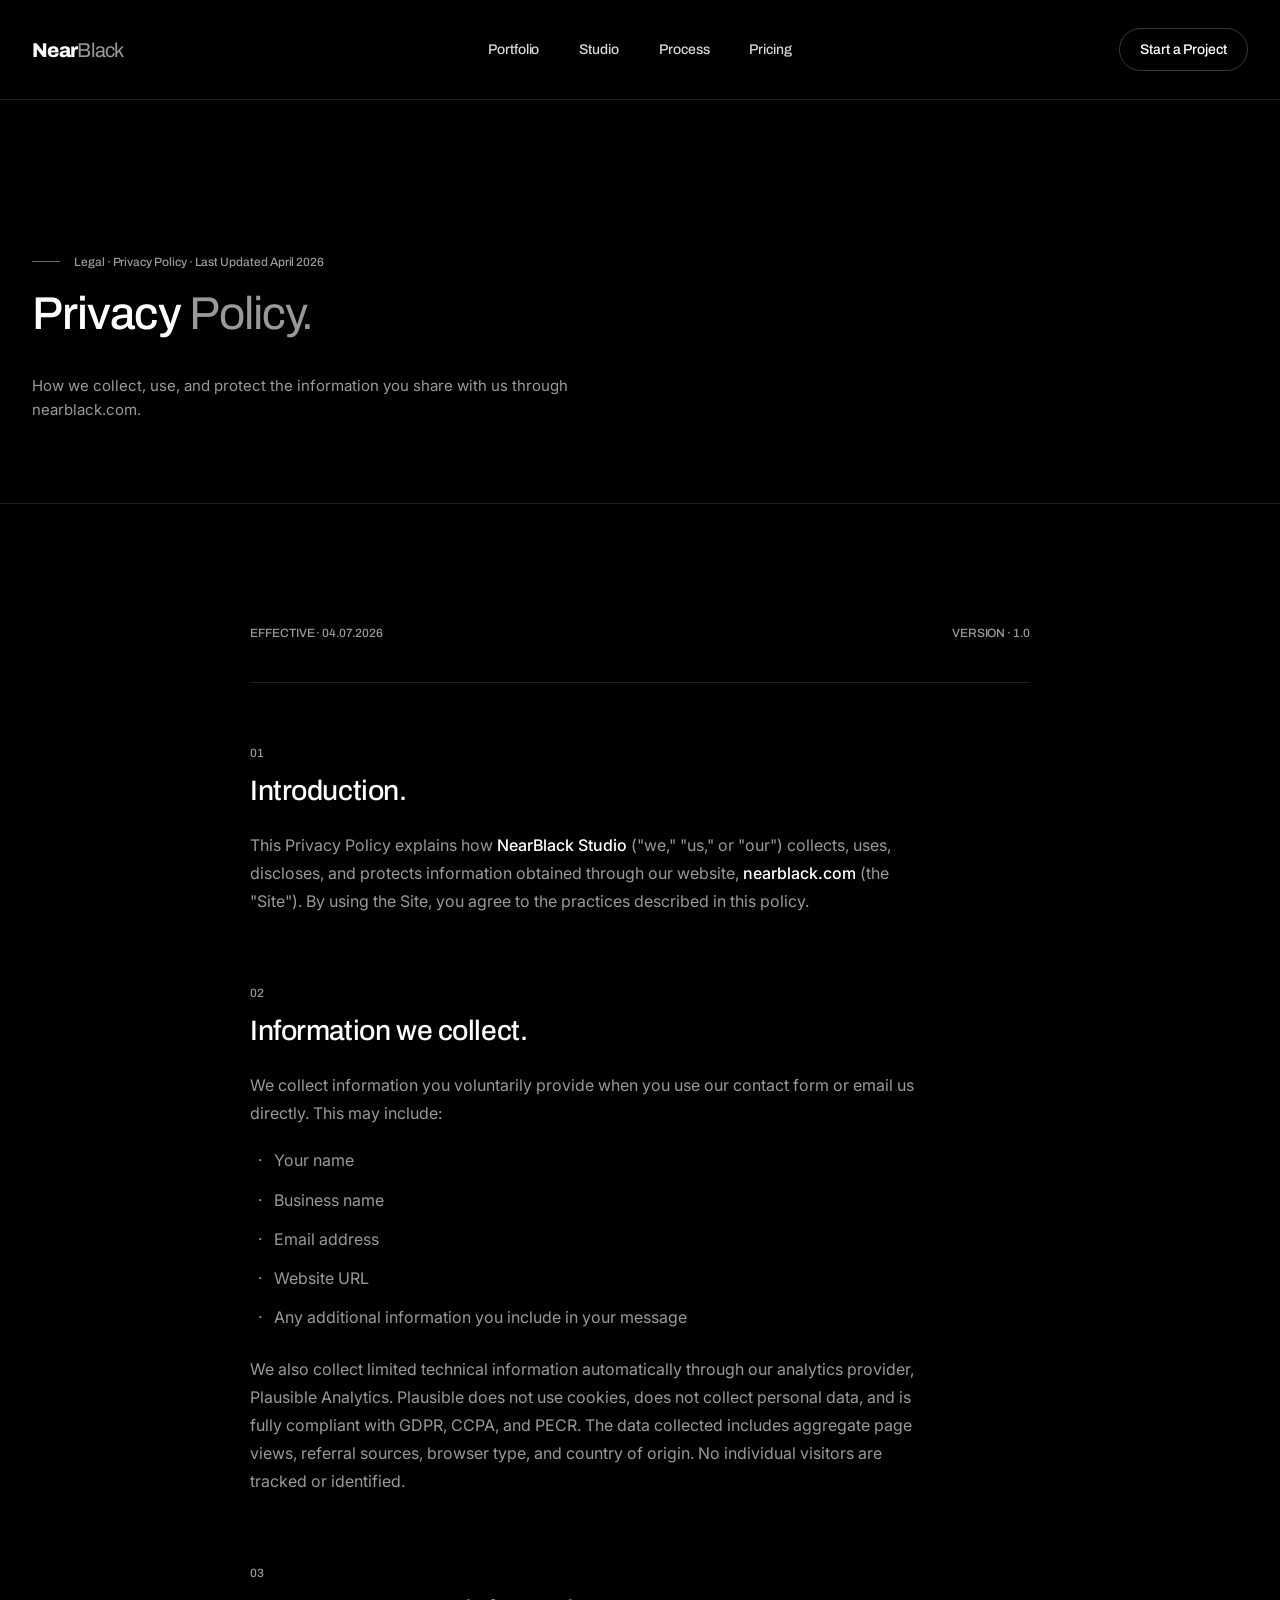
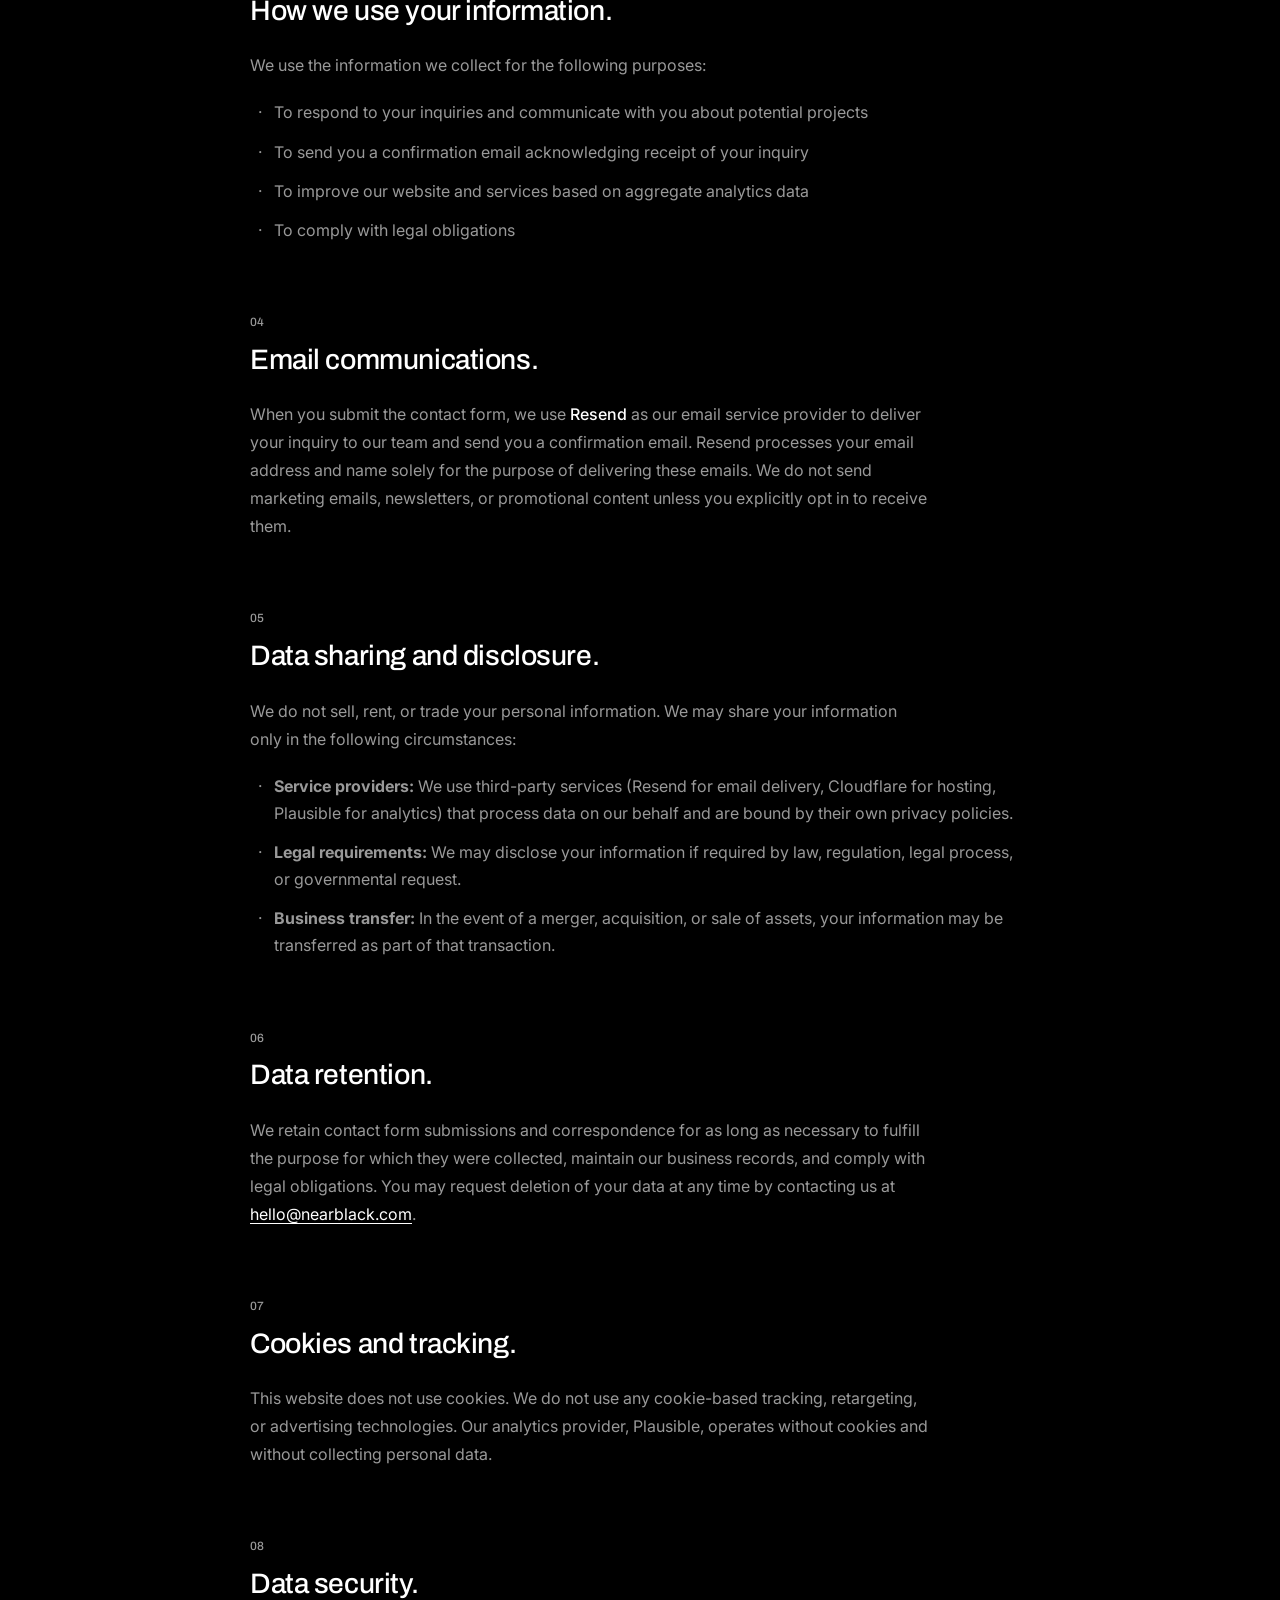
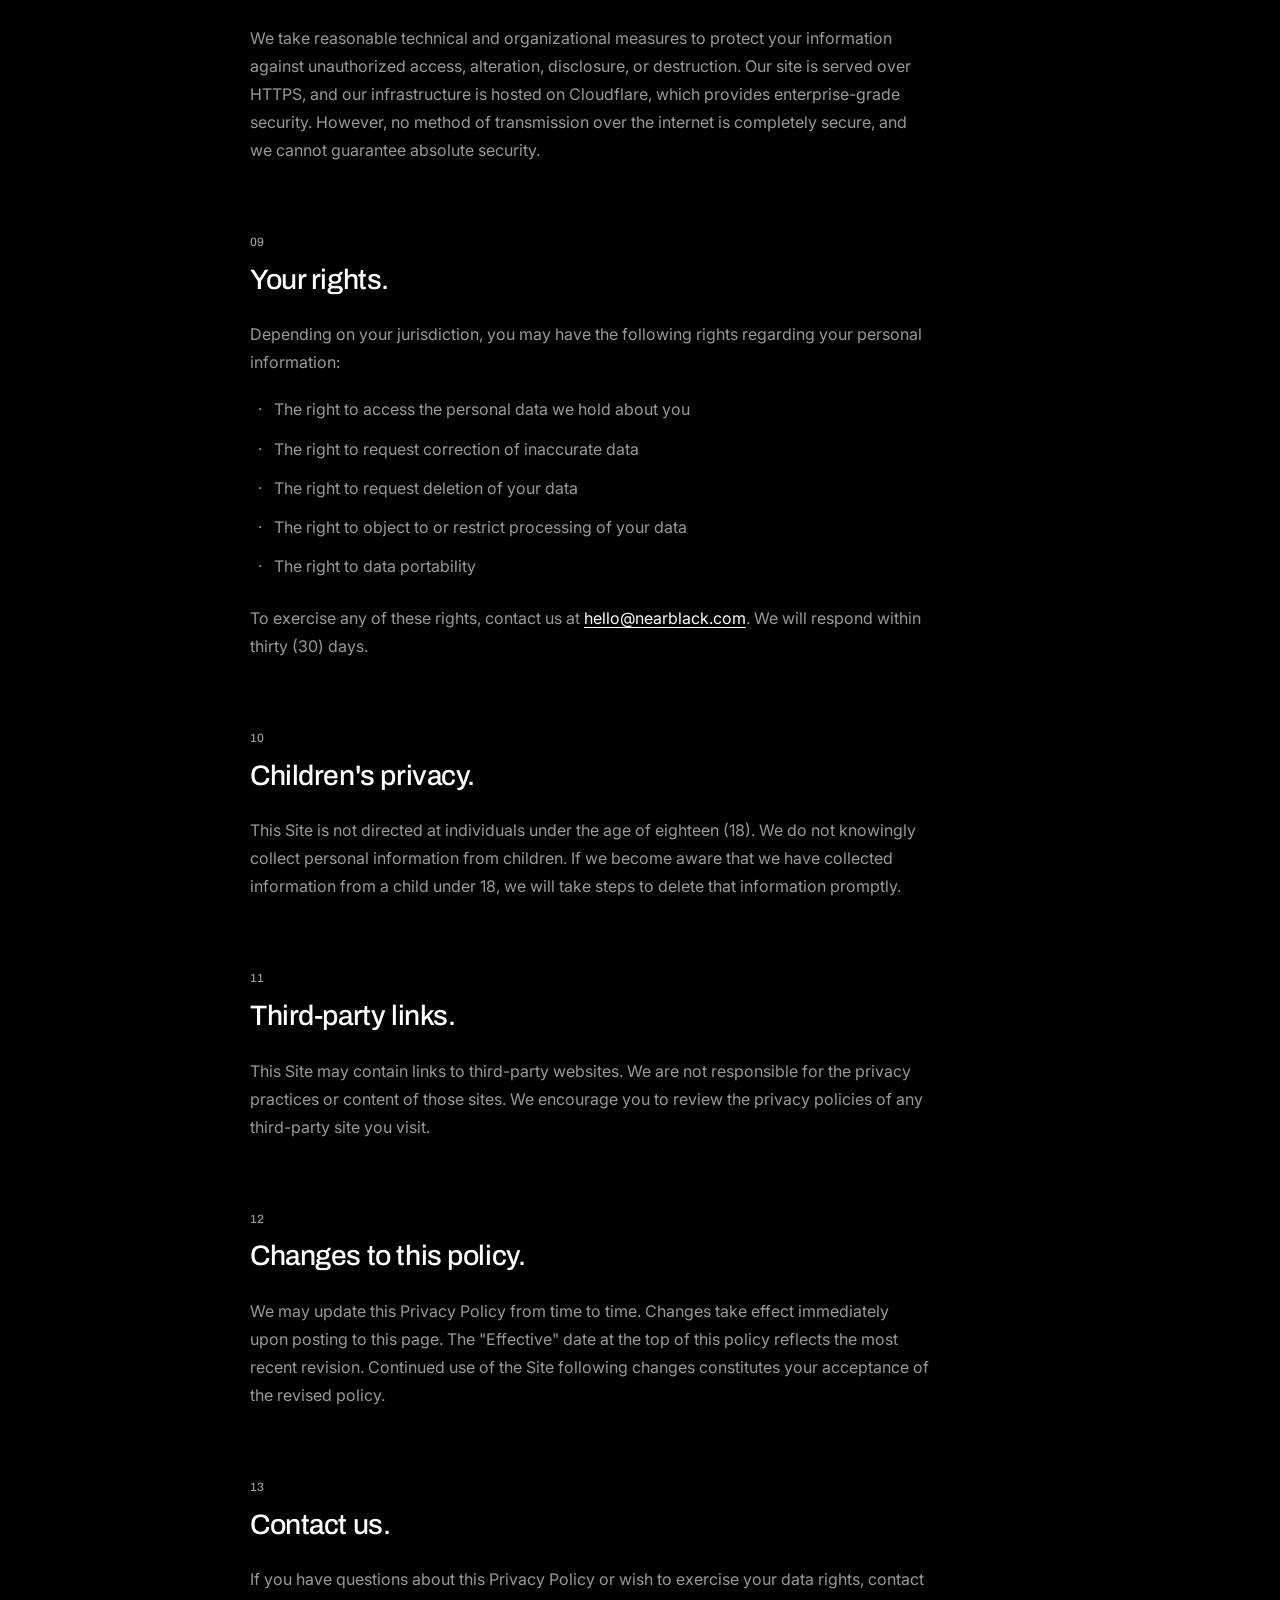
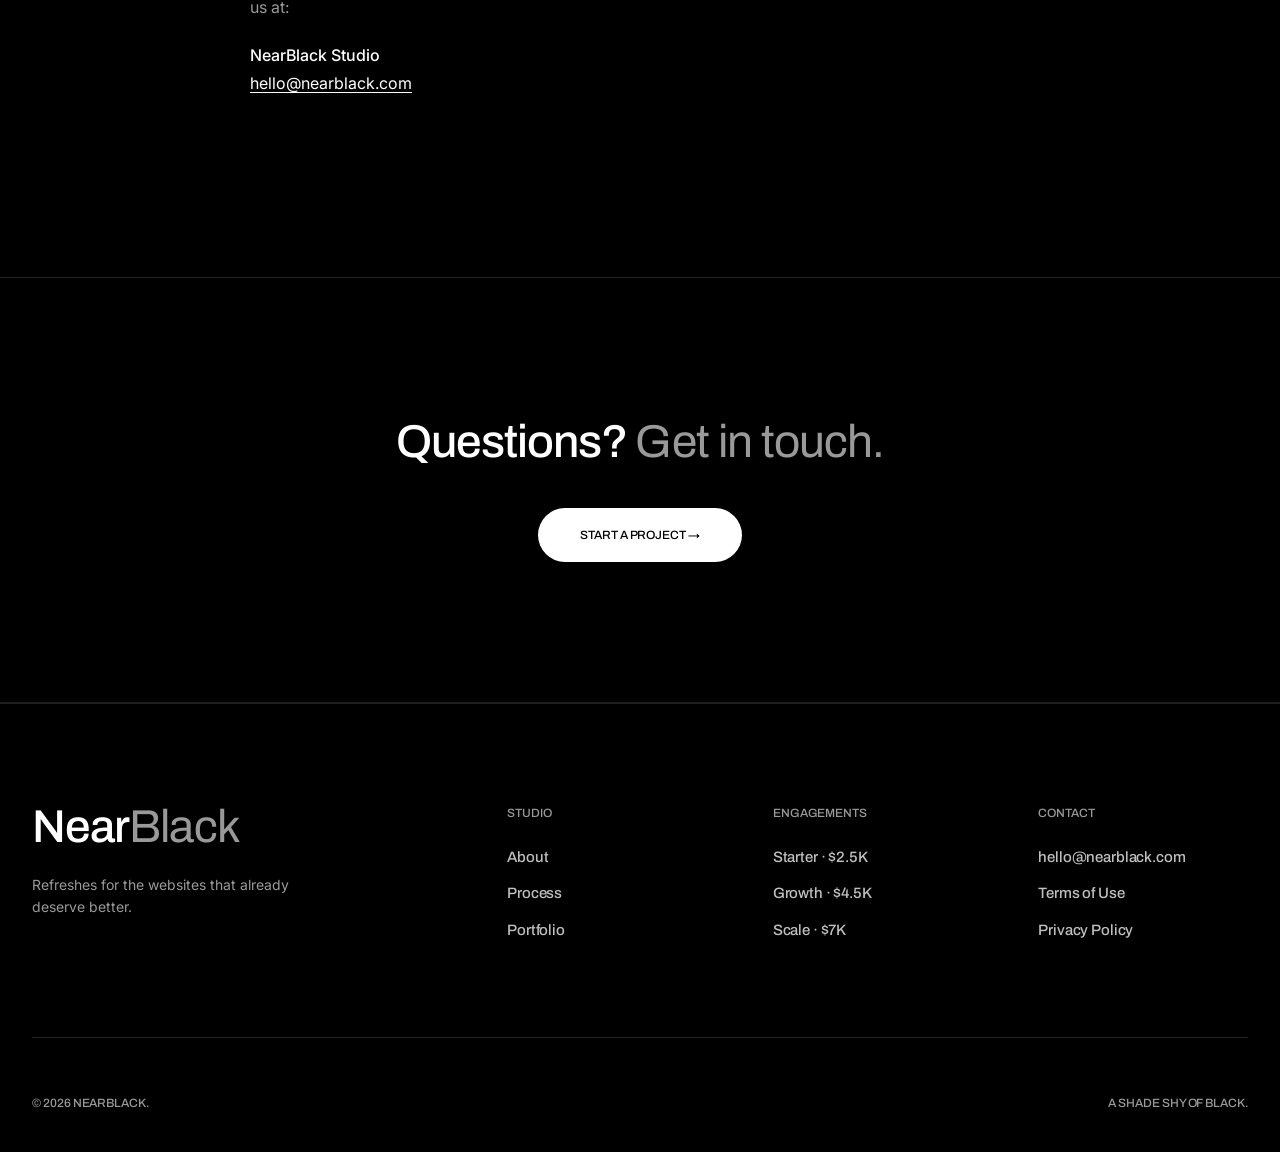
<file: privacy.html>
<!doctype html>
<html lang="en">
<head>
<meta charset="utf-8">
<meta name="viewport" content="width=device-width,initial-scale=1">
<link rel="icon" type="image/svg+xml" href="assets/icon.svg">
<link rel="icon" type="image/png" sizes="32x32" href="assets/icon-32.png">
<link rel="icon" type="image/png" sizes="16x16" href="assets/icon-16.png">
<link rel="apple-touch-icon" sizes="180x180" href="assets/apple-touch-icon.png">
<meta name="robots" content="index,follow,max-snippet:-1,max-image-preview:large">
<meta name="author" content="NearBlack Studio">
<meta name="theme-color" content="#0a0a0a">
<link rel="canonical" href="https://nearblack.com/privacy">
<meta property="og:site_name" content="NearBlack">
<meta property="og:type" content="website">
<meta property="og:url" content="https://nearblack.com/privacy">
<meta property="og:title" content="Privacy Policy · NearBlack">
<meta property="og:description" content="How NearBlack collects, uses, and protects the information you share with us through nearblack.com.">
<meta property="og:image" content="https://nearblack.com/assets/og-image.png">
<meta property="og:image:width" content="1200">
<meta property="og:image:height" content="630">
<meta property="og:locale" content="en_US">
<meta name="twitter:card" content="summary_large_image">
<meta name="twitter:title" content="Privacy Policy · NearBlack">
<meta name="twitter:description" content="How NearBlack collects, uses, and protects the information you share with us through nearblack.com.">
<meta name="twitter:image" content="https://nearblack.com/assets/og-image.png">
<title>Privacy Policy · NearBlack</title>
<meta name="description" content="How NearBlack collects, uses, and protects the information you share with us through nearblack.com.">
<link rel="preconnect" href="https://fonts.googleapis.com">
<link rel="preconnect" href="https://fonts.gstatic.com" crossorigin>
<link href="https://fonts.googleapis.com/css2?family=Archivo:wght@400;500;600;700;800;900&family=Inter:wght@300;400;500;600&display=swap" rel="stylesheet">
<link rel="stylesheet" href="assets/style.css">
<script defer data-domain="nearblack.com" src="https://plausible.io/js/script.js"></script>
</head>
<body>

<nav>
  <a href="/" class="brand">Near<em>Black</em></a>
  <div class="navlinks">
    <a href="/portfolio">Portfolio</a>
    <a href="/studio">Studio</a>
    <a href="/process">Process</a>
    <a href="/pricing">Pricing</a>

  </div>
  <a href="/contact" class="cta-nav">Start a Project</a>
<button class="nav-toggle" aria-label="Menu" aria-expanded="false"><span></span><span></span><span></span></button></nav>
<div class="mobile-menu" id="mobileMenu">
  <a href="/portfolio">Portfolio</a>
  <a href="/studio">Studio</a>
  <a href="/process">Process</a>
  <a href="/pricing">Pricing</a>
  <a href="/contact" class="mob-cta">Start a Project</a>
</div>

<header class="hero-sm">
  <div class="eyebrow">Legal · Privacy Policy · Last Updated April 2026</div>
  <h1 class="display">Privacy <em>Policy.</em></h1>
  <p class="lede">How we collect, use, and protect the information you share with us through nearblack.com.</p>
</header>

<section class="legal">
  <div class="legal-wrap">

    <div class="legal-meta">
      <div>Effective · 04.07.2026</div>
      <div>Version · 1.0</div>
    </div>

    <h2><span class="num">01</span>Introduction.</h2>
    <p>This Privacy Policy explains how <strong>NearBlack Studio</strong> ("we," "us," or "our") collects, uses, discloses, and protects information obtained through our website, <strong>nearblack.com</strong> (the "Site"). By using the Site, you agree to the practices described in this policy.</p>

    <h2><span class="num">02</span>Information we collect.</h2>
    <p>We collect information you voluntarily provide when you use our contact form or email us directly. This may include:</p>
    <ul>
      <li>Your name</li>
      <li>Business name</li>
      <li>Email address</li>
      <li>Website URL</li>
      <li>Any additional information you include in your message</li>
    </ul>
    <p>We also collect limited technical information automatically through our analytics provider, Plausible Analytics. Plausible does not use cookies, does not collect personal data, and is fully compliant with GDPR, CCPA, and PECR. The data collected includes aggregate page views, referral sources, browser type, and country of origin. No individual visitors are tracked or identified.</p>

    <h2><span class="num">03</span>How we use your information.</h2>
    <p>We use the information we collect for the following purposes:</p>
    <ul>
      <li>To respond to your inquiries and communicate with you about potential projects</li>
      <li>To send you a confirmation email acknowledging receipt of your inquiry</li>
      <li>To improve our website and services based on aggregate analytics data</li>
      <li>To comply with legal obligations</li>
    </ul>

    <h2><span class="num">04</span>Email communications.</h2>
    <p>When you submit the contact form, we use <strong>Resend</strong> as our email service provider to deliver your inquiry to our team and send you a confirmation email. Resend processes your email address and name solely for the purpose of delivering these emails. We do not send marketing emails, newsletters, or promotional content unless you explicitly opt in to receive them.</p>

    <h2><span class="num">05</span>Data sharing and disclosure.</h2>
    <p>We do not sell, rent, or trade your personal information. We may share your information only in the following circumstances:</p>
    <ul>
      <li><strong>Service providers:</strong> We use third-party services (Resend for email delivery, Cloudflare for hosting, Plausible for analytics) that process data on our behalf and are bound by their own privacy policies.</li>
      <li><strong>Legal requirements:</strong> We may disclose your information if required by law, regulation, legal process, or governmental request.</li>
      <li><strong>Business transfer:</strong> In the event of a merger, acquisition, or sale of assets, your information may be transferred as part of that transaction.</li>
    </ul>

    <h2><span class="num">06</span>Data retention.</h2>
    <p>We retain contact form submissions and correspondence for as long as necessary to fulfill the purpose for which they were collected, maintain our business records, and comply with legal obligations. You may request deletion of your data at any time by contacting us at <a href="mailto:hello@nearblack.com">hello@nearblack.com</a>.</p>

    <h2><span class="num">07</span>Cookies and tracking.</h2>
    <p>This website does not use cookies. We do not use any cookie-based tracking, retargeting, or advertising technologies. Our analytics provider, Plausible, operates without cookies and without collecting personal data.</p>

    <h2><span class="num">08</span>Data security.</h2>
    <p>We take reasonable technical and organizational measures to protect your information against unauthorized access, alteration, disclosure, or destruction. Our site is served over HTTPS, and our infrastructure is hosted on Cloudflare, which provides enterprise-grade security. However, no method of transmission over the internet is completely secure, and we cannot guarantee absolute security.</p>

    <h2><span class="num">09</span>Your rights.</h2>
    <p>Depending on your jurisdiction, you may have the following rights regarding your personal information:</p>
    <ul>
      <li>The right to access the personal data we hold about you</li>
      <li>The right to request correction of inaccurate data</li>
      <li>The right to request deletion of your data</li>
      <li>The right to object to or restrict processing of your data</li>
      <li>The right to data portability</li>
    </ul>
    <p>To exercise any of these rights, contact us at <a href="mailto:hello@nearblack.com">hello@nearblack.com</a>. We will respond within thirty (30) days.</p>

    <h2><span class="num">10</span>Children's privacy.</h2>
    <p>This Site is not directed at individuals under the age of eighteen (18). We do not knowingly collect personal information from children. If we become aware that we have collected information from a child under 18, we will take steps to delete that information promptly.</p>

    <h2><span class="num">11</span>Third-party links.</h2>
    <p>This Site may contain links to third-party websites. We are not responsible for the privacy practices or content of those sites. We encourage you to review the privacy policies of any third-party site you visit.</p>

    <h2><span class="num">12</span>Changes to this policy.</h2>
    <p>We may update this Privacy Policy from time to time. Changes take effect immediately upon posting to this page. The "Effective" date at the top of this policy reflects the most recent revision. Continued use of the Site following changes constitutes your acceptance of the revised policy.</p>

    <h2><span class="num">13</span>Contact us.</h2>
    <p>If you have questions about this Privacy Policy or wish to exercise your data rights, contact us at:</p>
    <p><strong>NearBlack Studio</strong><br><a href="mailto:hello@nearblack.com">hello@nearblack.com</a></p>

  </div>
</section>

<section class="final">
  <h2 class="final-title">Questions? <em>Get in touch.</em></h2>
  <a href="/contact" class="cta-btn">Start a Project →</a>
</section>

<footer>
  <div>
    <div class="foot-brand">Near<em>Black</em></div>
    <p class="foot-tag">Refreshes for the websites that already deserve better.</p>
  </div>
  <div>
    <h4>Studio</h4>
    <ul>
      <li><a href="/studio">About</a></li>
      <li><a href="/process">Process</a></li>
      <li><a href="/portfolio">Portfolio</a></li>
    </ul>
  </div>
  <div>
    <h4>Engagements</h4>
    <ul>
      <li><a href="/pricing">Starter · $2.5K</a></li>
      <li><a href="/pricing">Growth · $4.5K</a></li>
      <li><a href="/pricing">Scale · $7K</a></li>
    </ul>
  </div>
  <div>
    <h4>Contact</h4>
    <ul>
      <li><a href="mailto:hello@nearblack.com">hello@nearblack.com</a></li>
      <li><a href="/terms">Terms of Use</a></li>
      <li><a href="/privacy">Privacy Policy</a></li>
    </ul>
  </div>
  <div class="foot-bottom">
    <div>© 2026 NearBlack.</div>
    <div>A shade shy of black.</div>
  </div>
</footer>

<script>const navToggle=document.querySelector(".nav-toggle");const mobileMenu=document.getElementById("mobileMenu");navToggle.addEventListener("click",()=>{navToggle.classList.toggle("open");mobileMenu.classList.toggle("open");navToggle.setAttribute("aria-expanded",mobileMenu.classList.contains("open"));document.body.style.overflow=mobileMenu.classList.contains("open")?"hidden":"";});document.querySelectorAll(".mobile-menu a").forEach(a=>a.addEventListener("click",()=>{navToggle.classList.remove("open");mobileMenu.classList.remove("open");document.body.style.overflow="";}));</script>
</body>
</html>
</file>
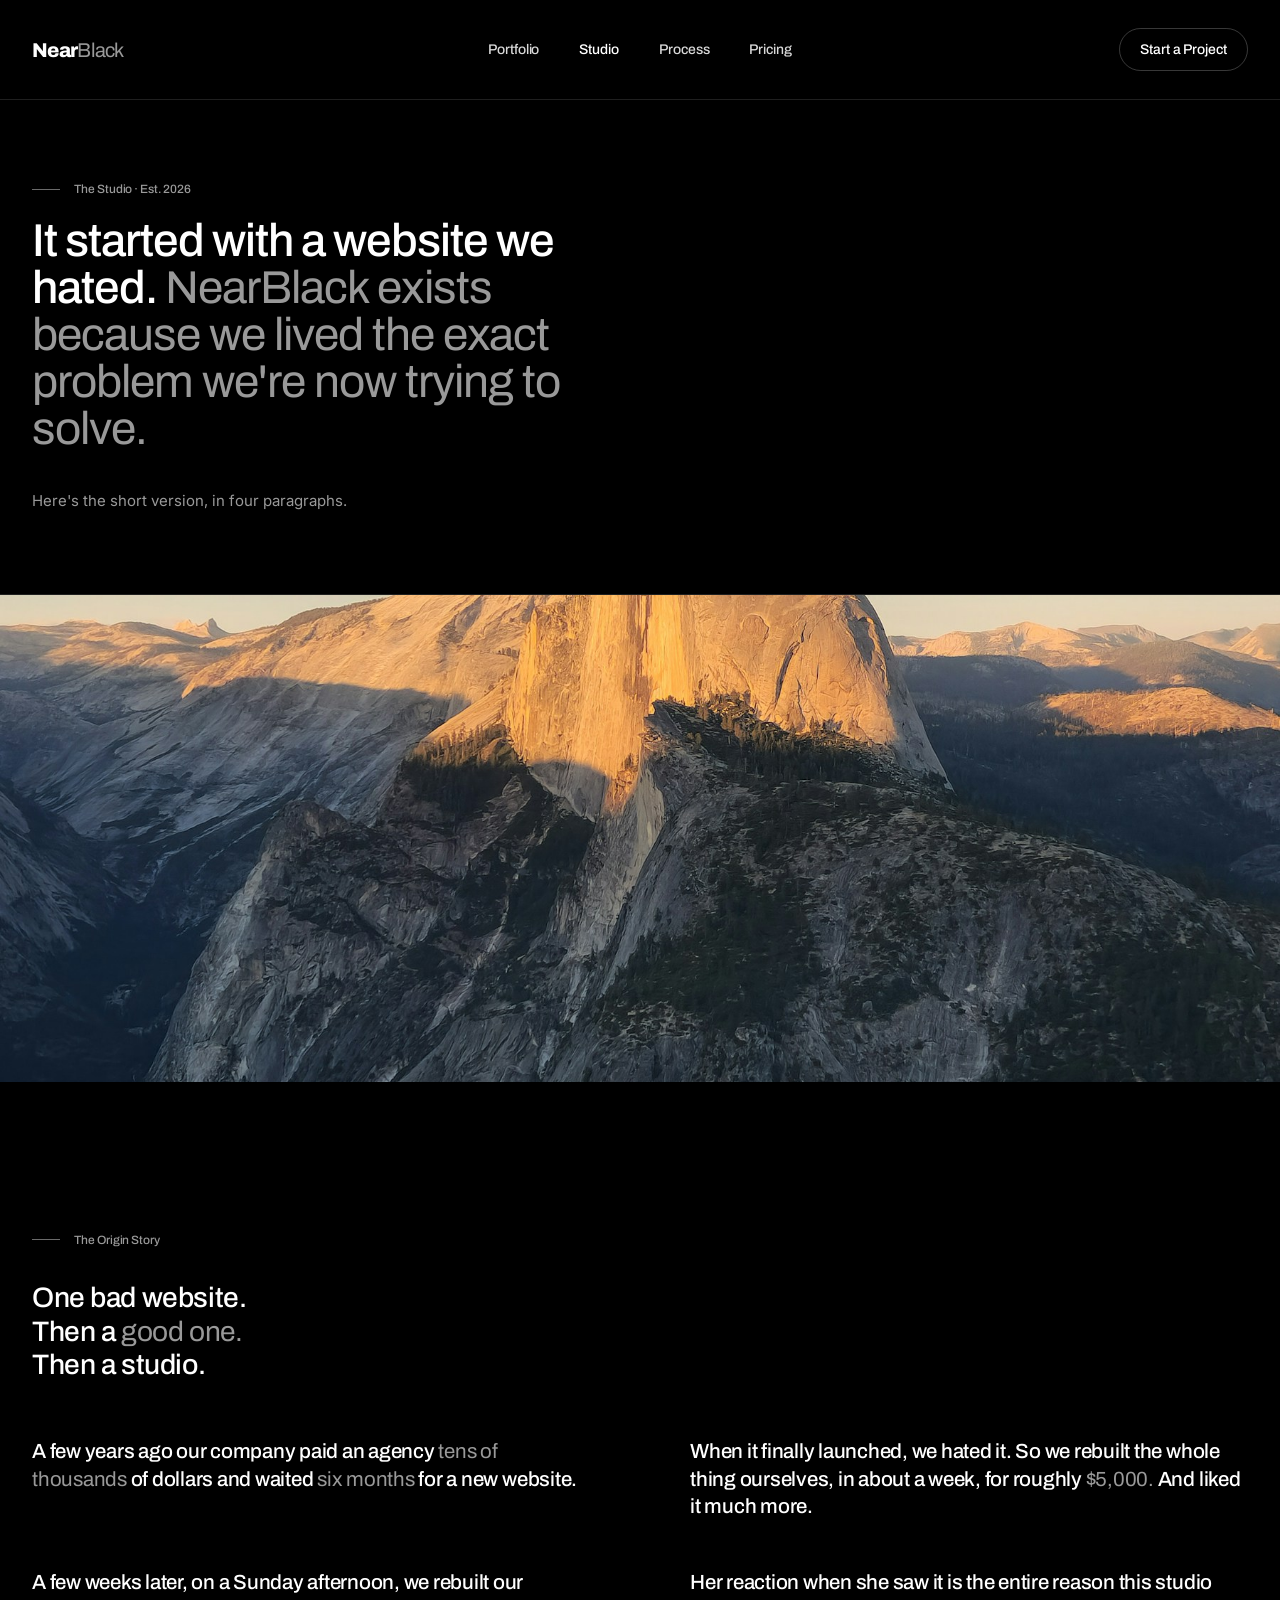
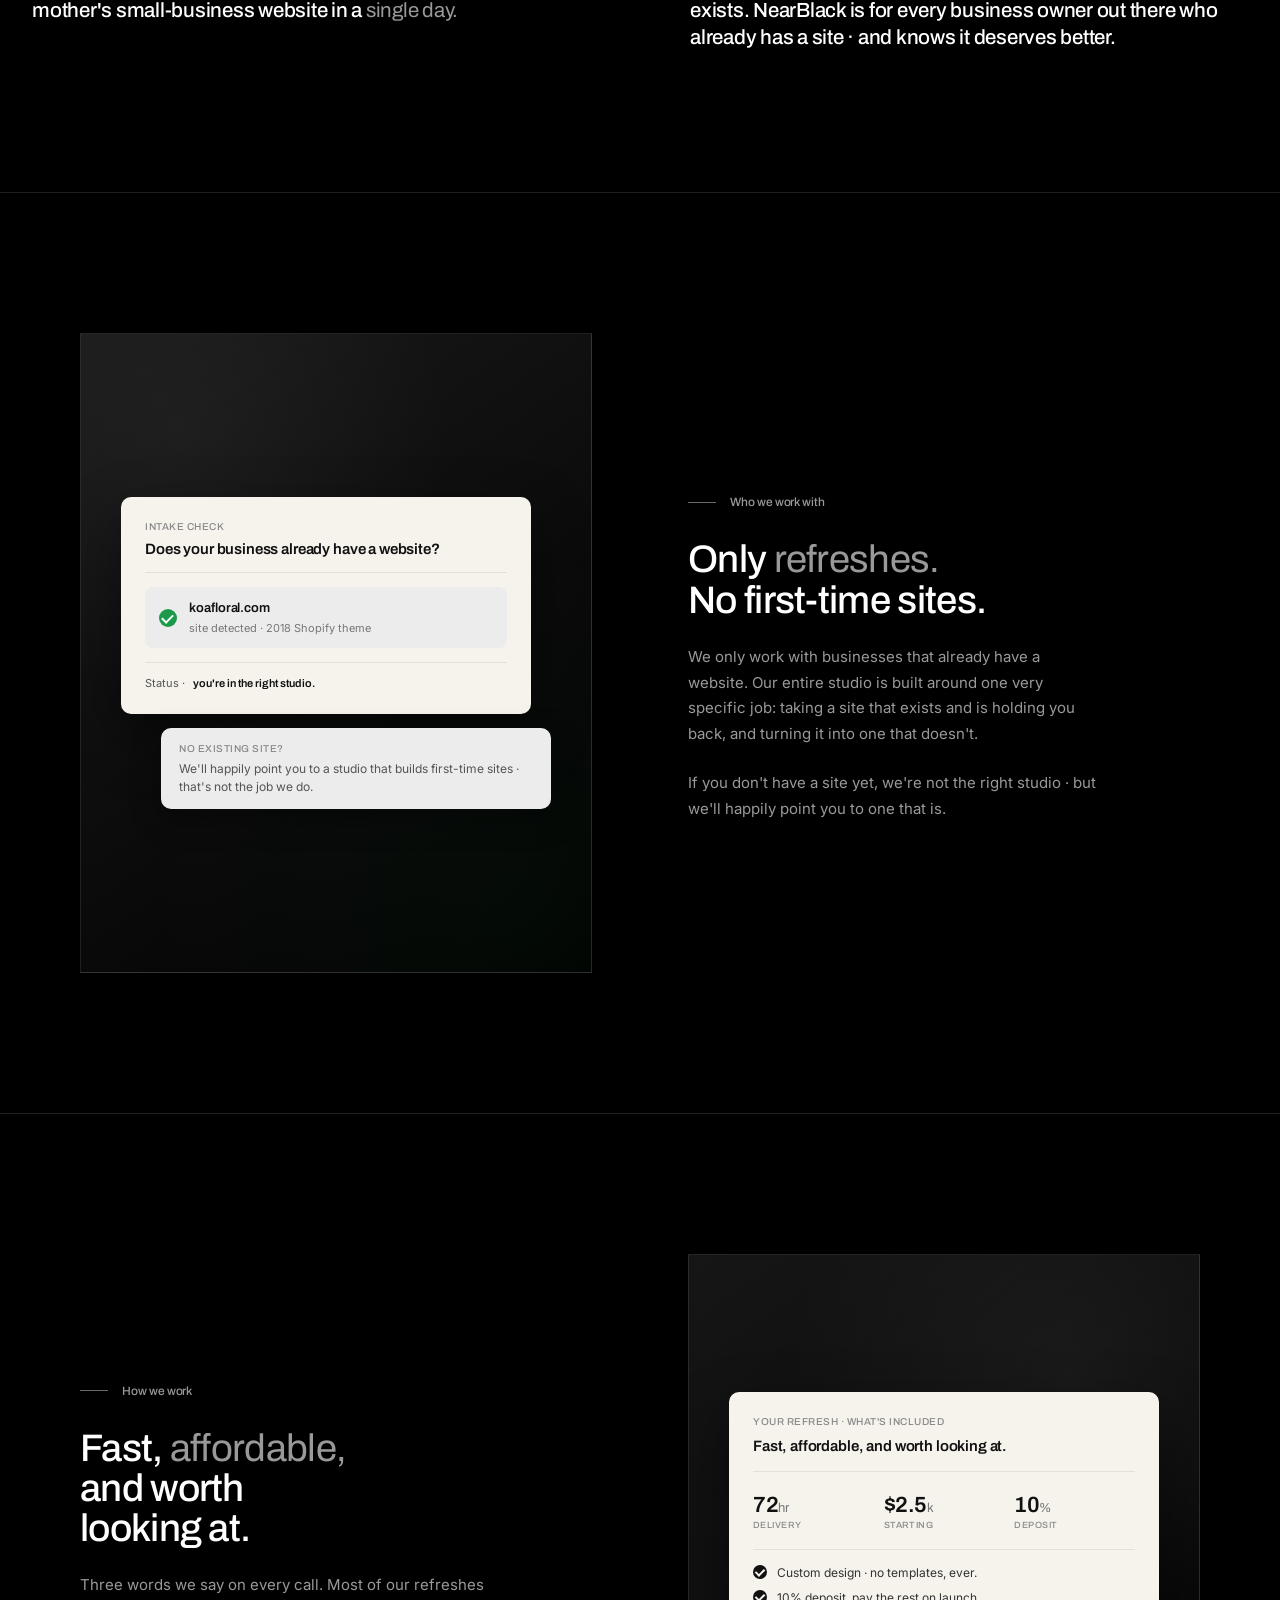
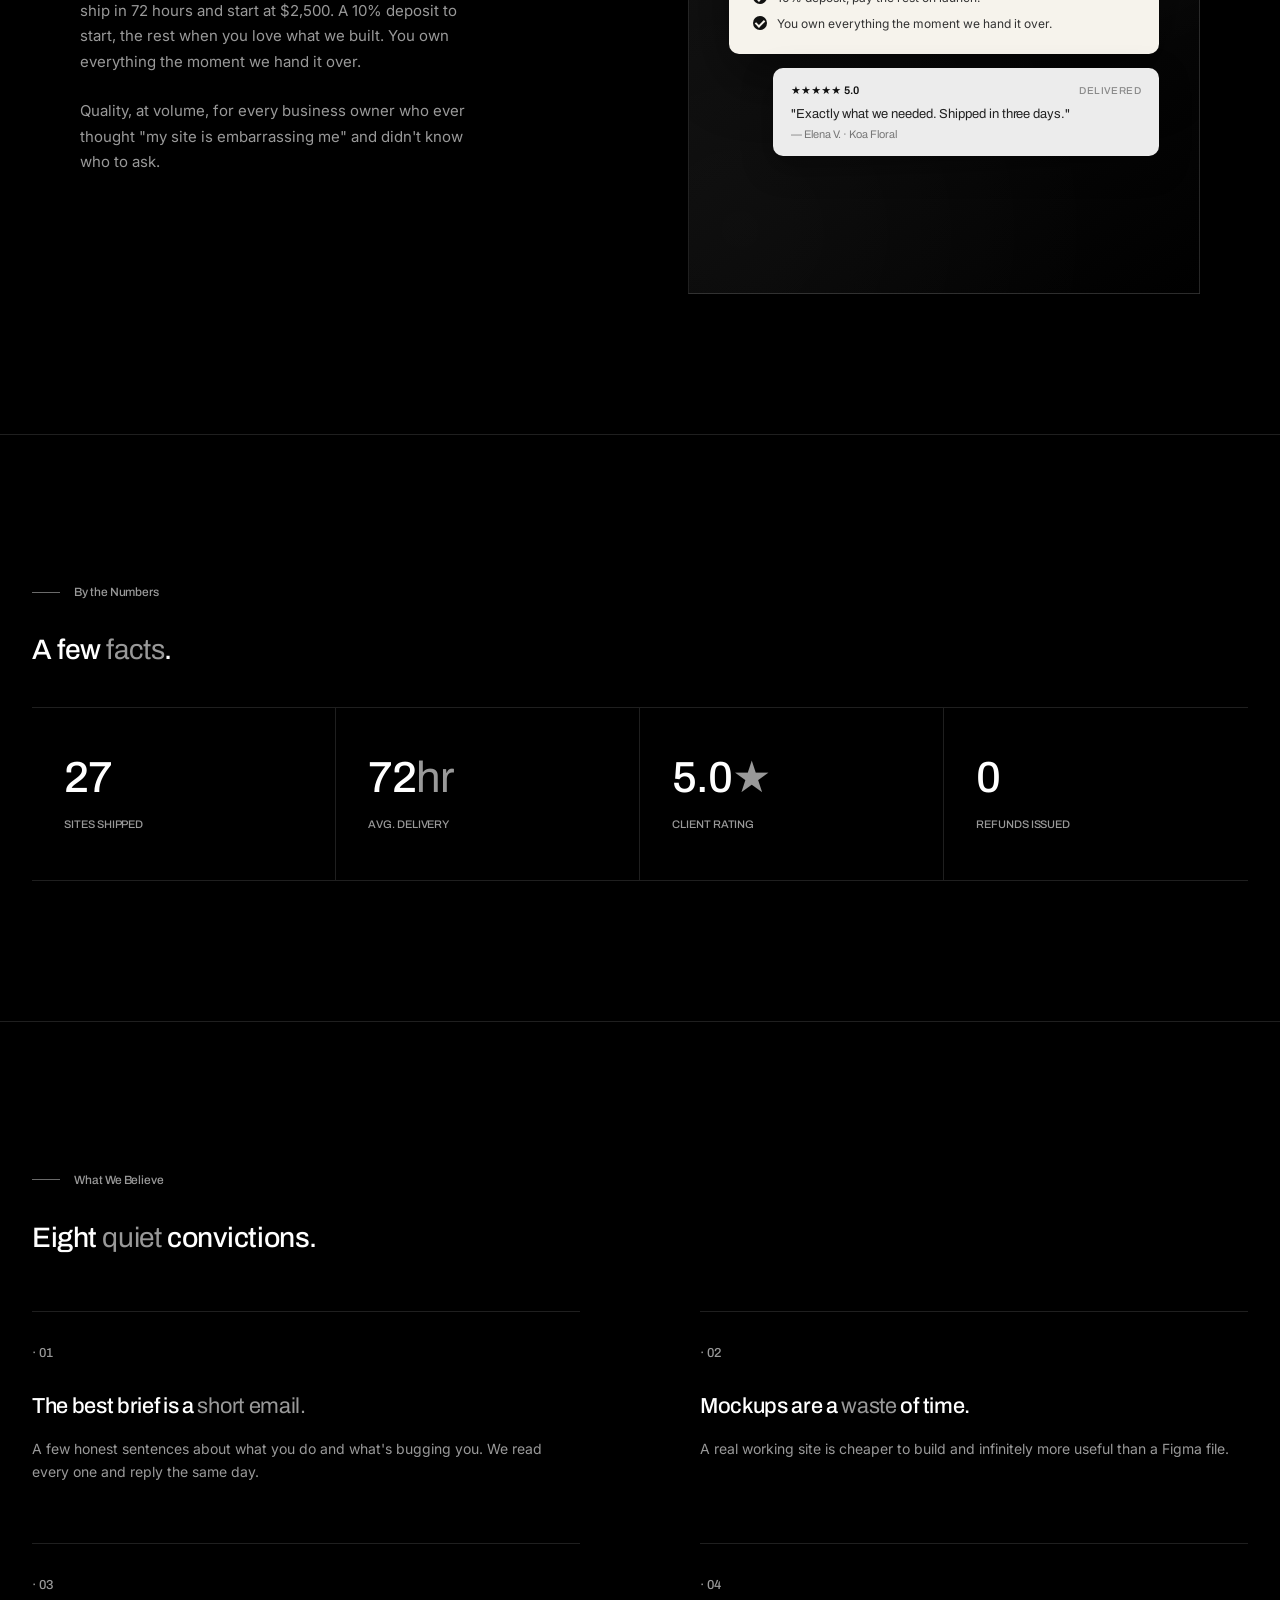
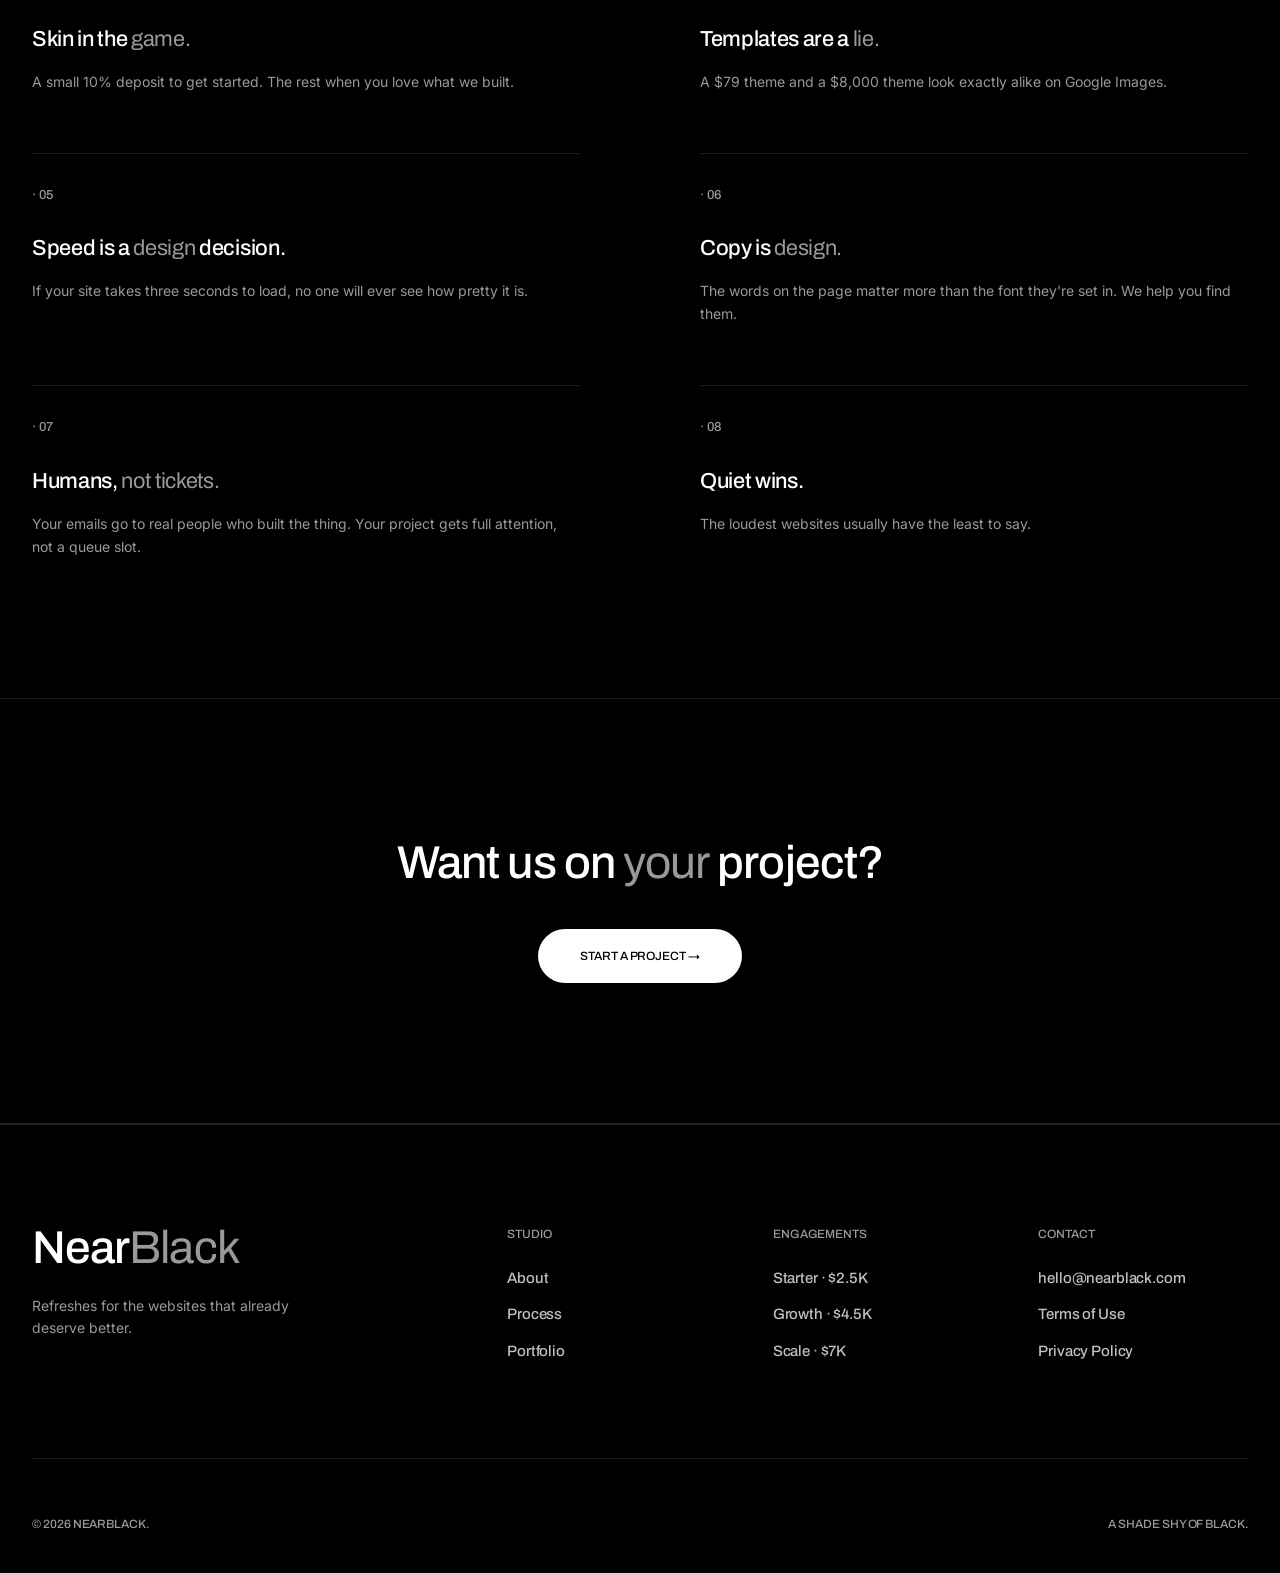
<file: studio.html>
<!doctype html>
<html lang="en">
<head>
<meta charset="utf-8">
<meta name="viewport" content="width=device-width,initial-scale=1">
<link rel="icon" type="image/svg+xml" href="assets/icon.svg">
<link rel="icon" type="image/png" sizes="32x32" href="assets/icon-32.png">
<link rel="icon" type="image/png" sizes="16x16" href="assets/icon-16.png">
<link rel="apple-touch-icon" sizes="180x180" href="assets/apple-touch-icon.png">
<meta name="robots" content="index,follow,max-snippet:-1,max-image-preview:large">
<meta name="author" content="NearBlack Studio">
<meta name="theme-color" content="#0a0a0a">
<link rel="canonical" href="https://nearblack.com/studio">
<meta property="og:site_name" content="NearBlack">
<meta property="og:type" content="website">
<meta property="og:url" content="https://nearblack.com/studio">
<meta property="og:title" content="Studio · About NearBlack">
<meta property="og:description" content="NearBlack exists because we paid an agency six figures for a site we hated, then rebuilt it ourselves in a week. Now we do it for every business owner who deserves better.">
<meta property="og:image" content="https://nearblack.com/assets/og-image.png">
<meta property="og:image:width" content="1200">
<meta property="og:image:height" content="630">
<meta property="og:locale" content="en_US">
<meta name="twitter:card" content="summary_large_image">
<meta name="twitter:title" content="Studio · About NearBlack">
<meta name="twitter:description" content="NearBlack exists because we paid an agency six figures for a site we hated, then rebuilt it ourselves in a week. Now we do it for every business owner who deserves better.">
<meta name="twitter:image" content="https://nearblack.com/assets/og-image.png">
<title>Studio · About NearBlack</title>
<meta name="description" content="NearBlack exists because we paid an agency six figures for a site we hated, then rebuilt it ourselves in a week. Now we do it for every business owner who deserves better.">
<link rel="preconnect" href="https://fonts.googleapis.com">
<link rel="preconnect" href="https://fonts.gstatic.com" crossorigin>
<link href="https://fonts.googleapis.com/css2?family=Archivo:wght@400;500;600;700;800;900&family=Inter:wght@300;400;500;600&display=swap" rel="stylesheet">
<link rel="stylesheet" href="assets/style.css">
<script defer data-domain="nearblack.com" src="https://plausible.io/js/script.js"></script>
</head>
<body>

<nav>
  <a href="/" class="brand">Near<em>Black</em></a>
  <div class="navlinks">
    <a href="/portfolio">Portfolio</a>
    <a href="/studio" class="active">Studio</a>
    <a href="/process">Process</a>
    <a href="/pricing">Pricing</a>

  </div>
  <a href="/contact" class="cta-nav">Start a Project</a>
<button class="nav-toggle" aria-label="Menu" aria-expanded="false"><span></span><span></span><span></span></button></nav>
<div class="mobile-menu" id="mobileMenu">
  <a href="/portfolio">Portfolio</a>
  <a href="/studio">Studio</a>
  <a href="/process">Process</a>
  <a href="/pricing">Pricing</a>
  <a href="/contact" class="mob-cta">Start a Project</a>
</div>

<header class="hero-sm">
  <div class="eyebrow">The Studio · Est. 2026</div>
  <h1 class="display">It started with a website we hated. <em>NearBlack exists because we lived the exact problem we're now trying to solve.</em></h1>
  <p class="lede">Here's the short version, in four paragraphs.</p>
</header>

<!-- FEATURE IMAGE -->
<div class="feature-image">
  <img src="assets/us-mountain-sunset.jpg" alt="An American ridgeline at last light">
</div>

<!-- STORY -->
<section>
  <div class="wrap">
    <div class="section-label eyebrow">The Origin Story</div>
    <h2 class="section-title">One bad website.<br>Then a <em>good one.</em><br>Then a studio.</h2>
    <div class="manifesto-grid">
      <p>A few years ago our company paid an agency <em>tens of thousands</em> of dollars and waited <em>six months</em> for a new website.</p>
      <p>When it finally launched, we hated it. So we rebuilt the whole thing ourselves, in about a week, for roughly <em>$5,000.</em> And liked it much more.</p>
      <p>A few weeks later, on a Sunday afternoon, we rebuilt our mother's small-business website in a <em>single day.</em></p>
      <p>Her reaction when she saw it is the entire reason this studio exists. NearBlack is for every business owner out there who already has a site · and knows it deserves better.</p>
    </div>
  </div>
</section>

<!-- WHAT WE DO -->
<section>
  <div class="wrap-sm">
    <div class="split">
      <div class="split-img intake-mock" aria-hidden="true">
        <div class="in-card primary">
          <div class="in-head">
            <div class="in-tag">Intake check</div>
            <div class="in-title">Does your business already have a website?</div>
          </div>
          <div class="in-field">
            <div class="in-check"></div>
            <div class="in-field-text">
              <div class="in-field-url">koafloral.com</div>
              <div class="in-field-meta">site detected · 2018 Shopify theme</div>
            </div>
          </div>
          <div class="in-footer">Status · <b>you're in the right studio.</b></div>
        </div>
        <div class="in-reject">
          <div class="in-tag">No existing site?</div>
          We'll happily point you to a studio that builds first-time sites · that's not the job we do.
        </div>
      </div>
      <div>
        <div class="eyebrow" style="margin-bottom:28px">Who we work with</div>
        <h2>Only <em>refreshes.</em><br>No first-time sites.</h2>
        <p>We only work with businesses that already have a website. Our entire studio is built around one very specific job: taking a site that exists and is holding you back, and turning it into one that doesn't.</p>
        <p style="font-size:15px;color:var(--mute-2);margin-top:24px">If you don't have a site yet, we're not the right studio · but we'll happily point you to one that is.</p>
      </div>
    </div>
  </div>
</section>

<section>
  <div class="wrap-sm">
    <div class="split" style="direction:rtl">
      <div class="split-img deliv-mock" style="direction:ltr" aria-hidden="true">
        <div class="dv-card">
          <div class="dv-head">
            <div class="dv-tag">Your refresh · what's included</div>
            <div class="dv-title">Fast, affordable, and worth looking at.</div>
          </div>
          <div class="dv-stats">
            <div class="dv-stat"><div class="dv-stat-num">72<em>hr</em></div><div class="dv-stat-label">Delivery</div></div>
            <div class="dv-stat"><div class="dv-stat-num">$2.5<em>k</em></div><div class="dv-stat-label">Starting</div></div>
            <div class="dv-stat"><div class="dv-stat-num">10<em>%</em></div><div class="dv-stat-label">Deposit</div></div>
          </div>
          <ul class="dv-list">
            <li><span class="dv-check"></span>Custom design · no templates, ever.</li>
            <li><span class="dv-check"></span>10% deposit, pay the rest on launch.</li>
            <li><span class="dv-check"></span>You own everything the moment we hand it over.</li>
          </ul>
        </div>
        <div class="dv-testim">
          <div class="dv-testim-head">
            <div class="dv-testim-stars">★★★★★ 5.0</div>
            <div class="dv-testim-tag">Delivered</div>
          </div>
          <div class="dv-testim-q">"Exactly what we needed. Shipped in three days."<em>— Elena V. · Koa Floral</em></div>
        </div>
      </div>
      <div style="direction:ltr">
        <div class="eyebrow" style="margin-bottom:28px">How we work</div>
        <h2>Fast, <em>affordable,</em><br>and worth<br>looking at.</h2>
        <p>Three words we say on every call. Most of our refreshes ship in 72 hours and start at $2,500. A 10% deposit to start, the rest when you love what we built. You own everything the moment we hand it over.</p>
        <p style="font-size:15px;color:var(--mute-2);margin-top:24px">Quality, at volume, for every business owner who ever thought "my site is embarrassing me" and didn't know who to ask.</p>
      </div>
    </div>
  </div>
</section>

<!-- VALUES / STATS -->
<section>
  <div class="wrap">
    <div class="section-label eyebrow">By the Numbers</div>
    <h2 class="section-title" style="margin-bottom:40px">A few <em>facts</em>.</h2>
    <div class="stats">
      <div class="stat"><div class="stat-num">27</div><div class="stat-label">Sites Shipped</div></div>
      <div class="stat"><div class="stat-num">72<em>hr</em></div><div class="stat-label">Avg. Delivery</div></div>
      <div class="stat"><div class="stat-num">5.0<em>★</em></div><div class="stat-label">Client Rating</div></div>
      <div class="stat"><div class="stat-num">0</div><div class="stat-label">Refunds Issued</div></div>
    </div>
  </div>
</section>

<!-- VALUES LIST -->
<section>
  <div class="wrap">
    <div class="section-label eyebrow">What We Believe</div>
    <h2 class="section-title">Eight <em>quiet</em> convictions.</h2>
    <div class="steps" style="grid-template-columns:repeat(2,1fr);gap:60px 120px">
      <div class="step"><div class="step-num">· 01</div><h3>The best brief is a <em>short email.</em></h3><p>A few honest sentences about what you do and what's bugging you. We read every one and reply the same day.</p></div>
      <div class="step"><div class="step-num">· 02</div><h3>Mockups are a <em>waste</em> of time.</h3><p>A real working site is cheaper to build and infinitely more useful than a Figma file.</p></div>
      <div class="step"><div class="step-num">· 03</div><h3>Skin in the <em>game.</em></h3><p>A small 10% deposit to get started. The rest when you love what we built.</p></div>
      <div class="step"><div class="step-num">· 04</div><h3>Templates are a <em>lie.</em></h3><p>A $79 theme and a $8,000 theme look exactly alike on Google Images.</p></div>
      <div class="step"><div class="step-num">· 05</div><h3>Speed is a <em>design</em> decision.</h3><p>If your site takes three seconds to load, no one will ever see how pretty it is.</p></div>
      <div class="step"><div class="step-num">· 06</div><h3>Copy is <em>design.</em></h3><p>The words on the page matter more than the font they're set in. We help you find them.</p></div>
      <div class="step"><div class="step-num">· 07</div><h3>Humans, <em>not tickets.</em></h3><p>Your emails go to real people who built the thing. Your project gets full attention, not a queue slot.</p></div>
      <div class="step"><div class="step-num">· 08</div><h3>Quiet wins.</h3><p>The loudest websites usually have the least to say.</p></div>
    </div>
  </div>
</section>

<section class="final">
  <h2 class="final-title">Want us on <em>your</em> project?</h2>
  <a href="/contact" class="cta-btn">Start a Project →</a>
</section>

<footer>
  <div><div class="foot-brand">Near<em>Black</em></div><p class="foot-tag">Refreshes for the websites that already deserve better.</p></div>
  <div><h4>Studio</h4><ul><li><a href="/studio">About</a></li><li><a href="/process">Process</a></li><li><a href="/portfolio">Portfolio</a></li></ul></div>
  <div><h4>Engagements</h4><ul><li><a href="/pricing">Starter · $2.5K</a></li><li><a href="/pricing">Growth · $4.5K</a></li><li><a href="/pricing">Scale · $7K</a></li></ul></div><div><h4>Contact</h4><ul><li><a href="mailto:hello@nearblack.com">hello@nearblack.com</a></li><li><a href="/terms">Terms of Use</a></li><li><a href="/privacy">Privacy Policy</a></li></ul></div>
  <div class="foot-bottom"><div>© 2026 NearBlack.</div><div>A shade shy of black.</div></div>
</footer>

<script>const navToggle=document.querySelector(".nav-toggle");const mobileMenu=document.getElementById("mobileMenu");navToggle.addEventListener("click",()=>{navToggle.classList.toggle("open");mobileMenu.classList.toggle("open");navToggle.setAttribute("aria-expanded",mobileMenu.classList.contains("open"));document.body.style.overflow=mobileMenu.classList.contains("open")?"hidden":"";});document.querySelectorAll(".mobile-menu a").forEach(a=>a.addEventListener("click",()=>{navToggle.classList.remove("open");mobileMenu.classList.remove("open");document.body.style.overflow="";}));</script>
</body>
</html>
</file>
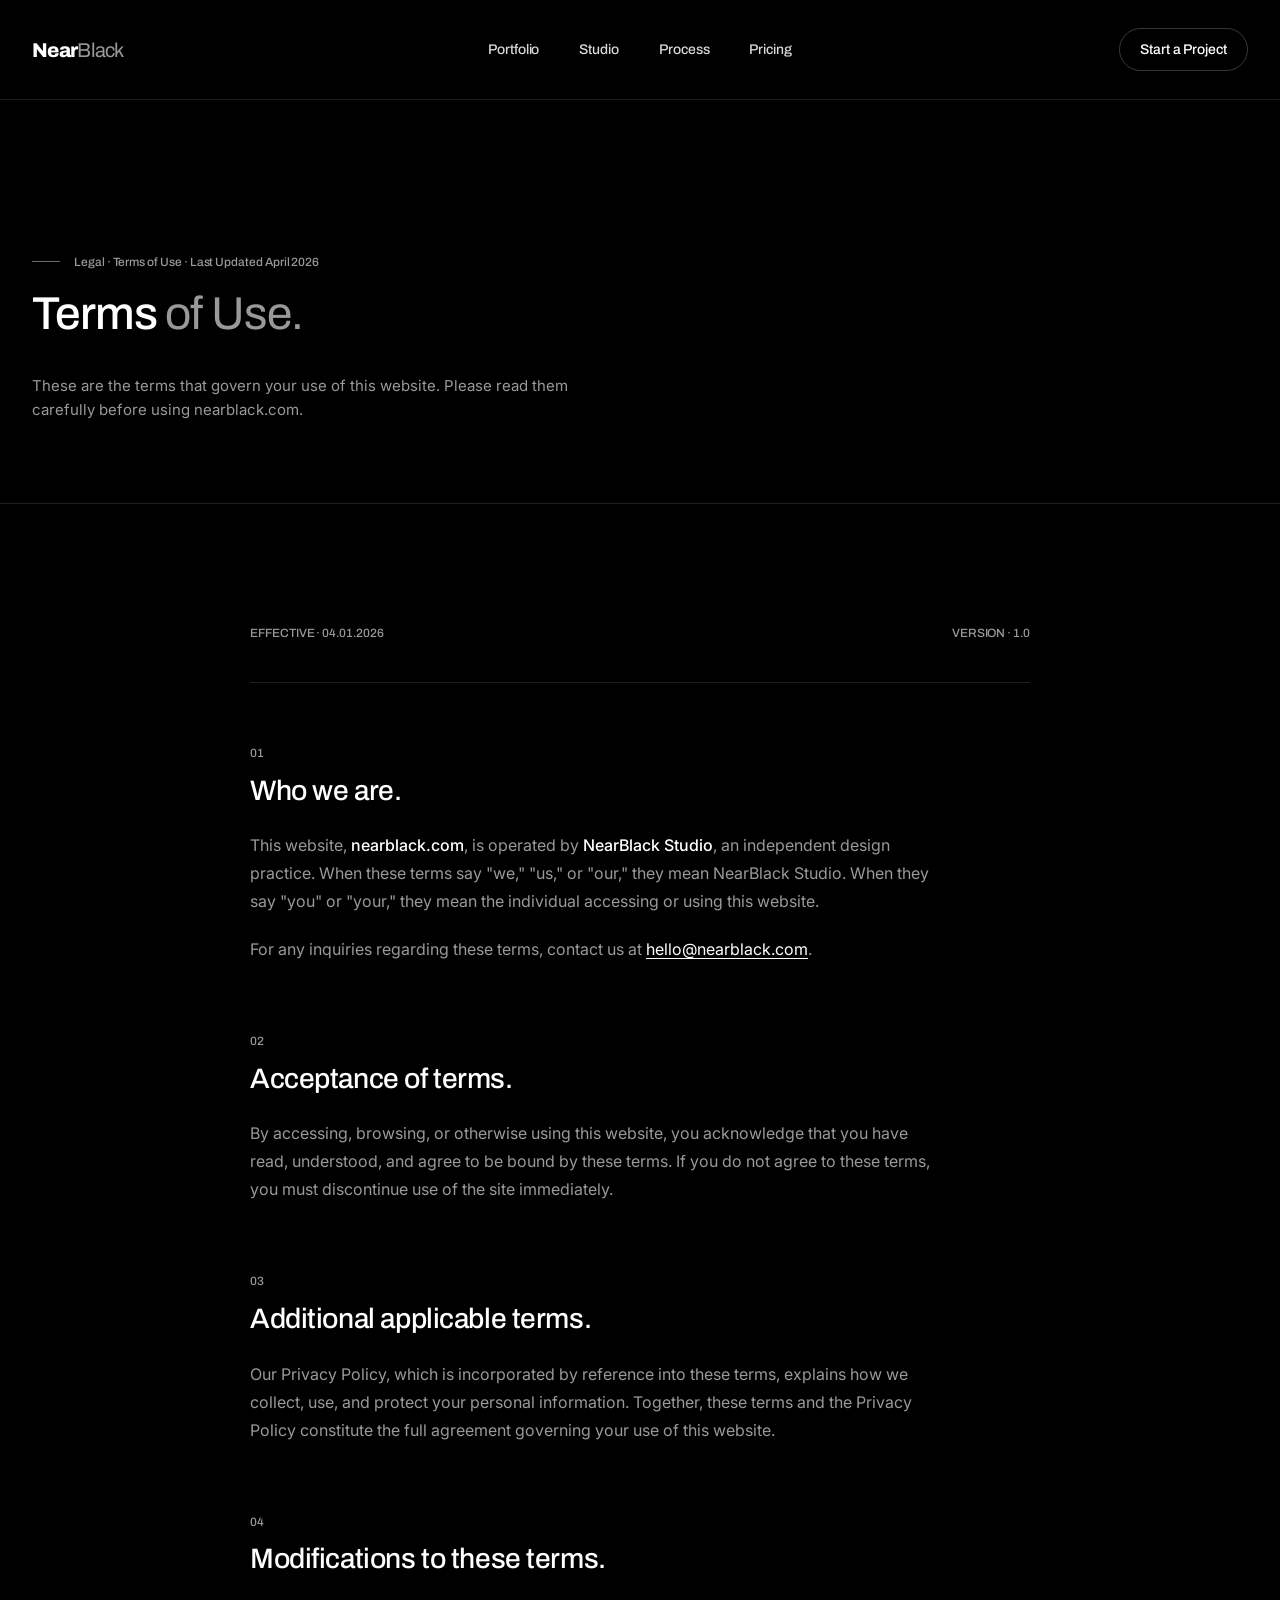
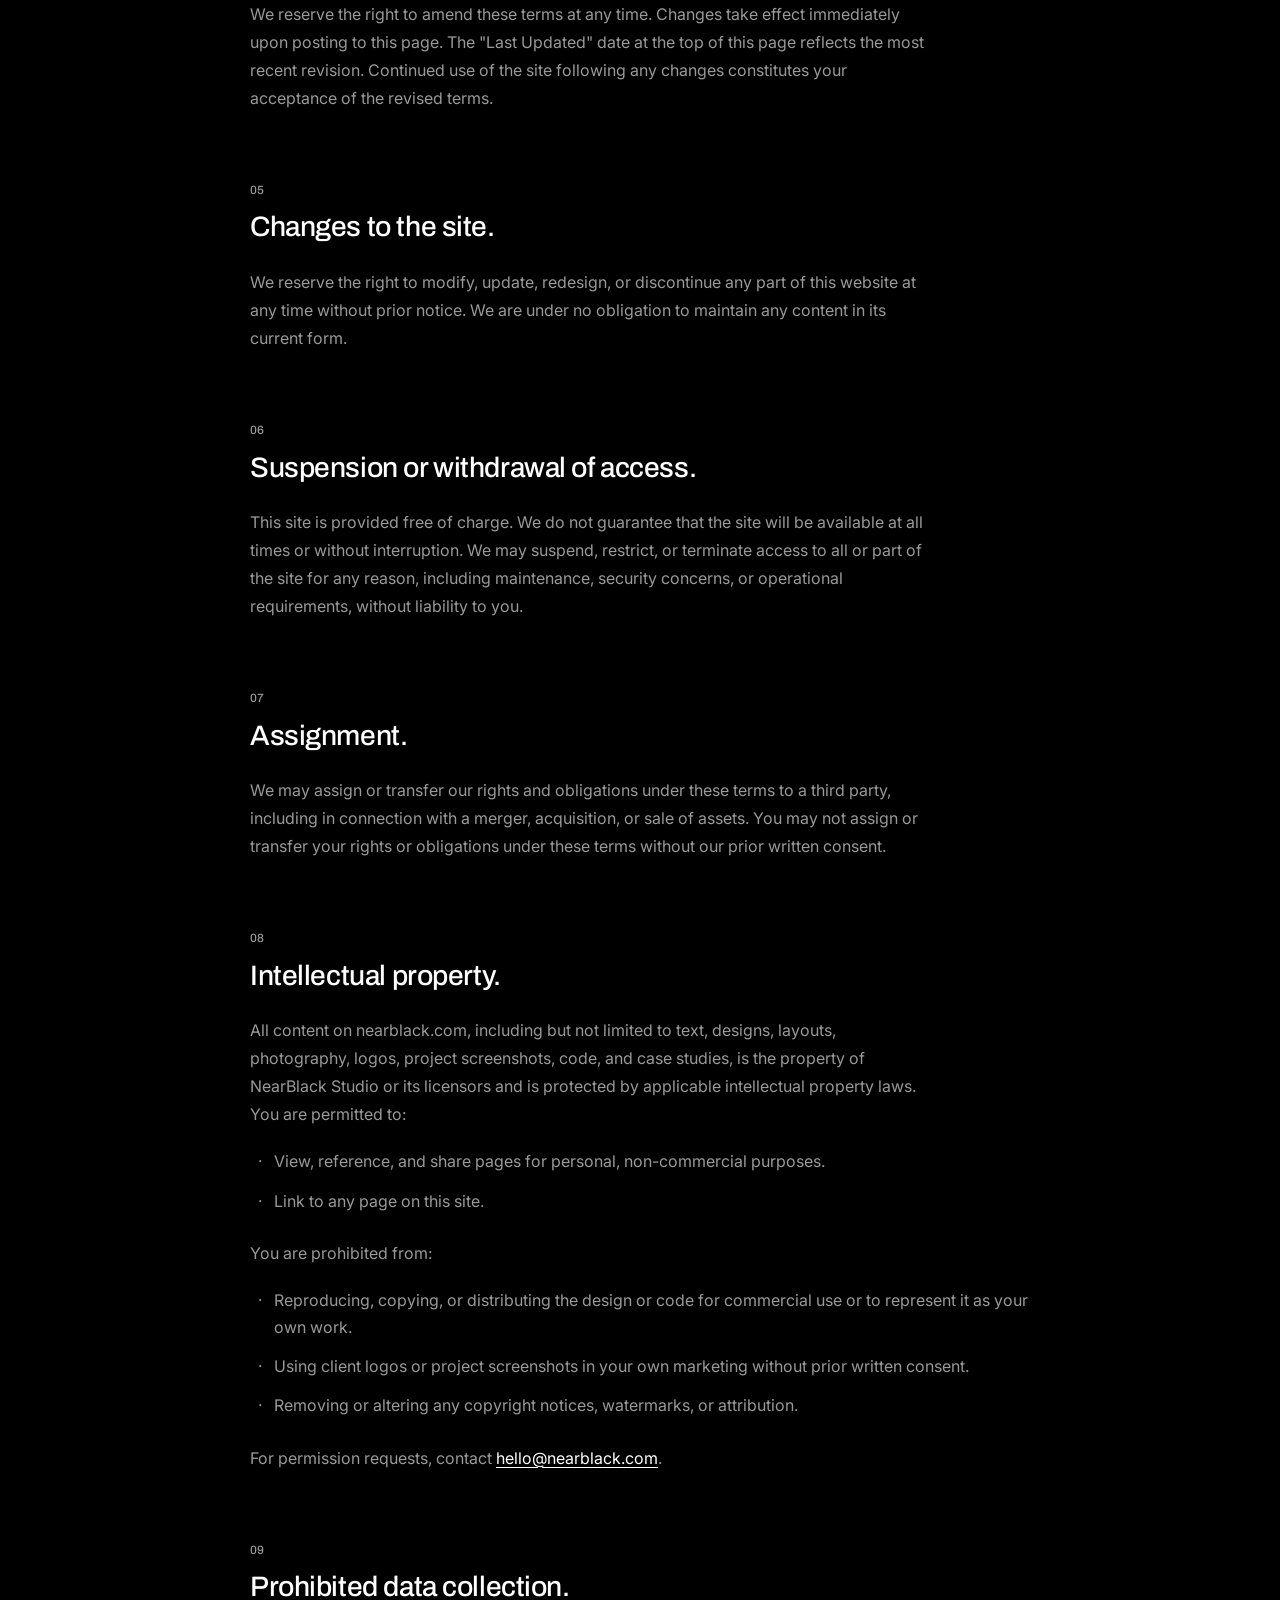
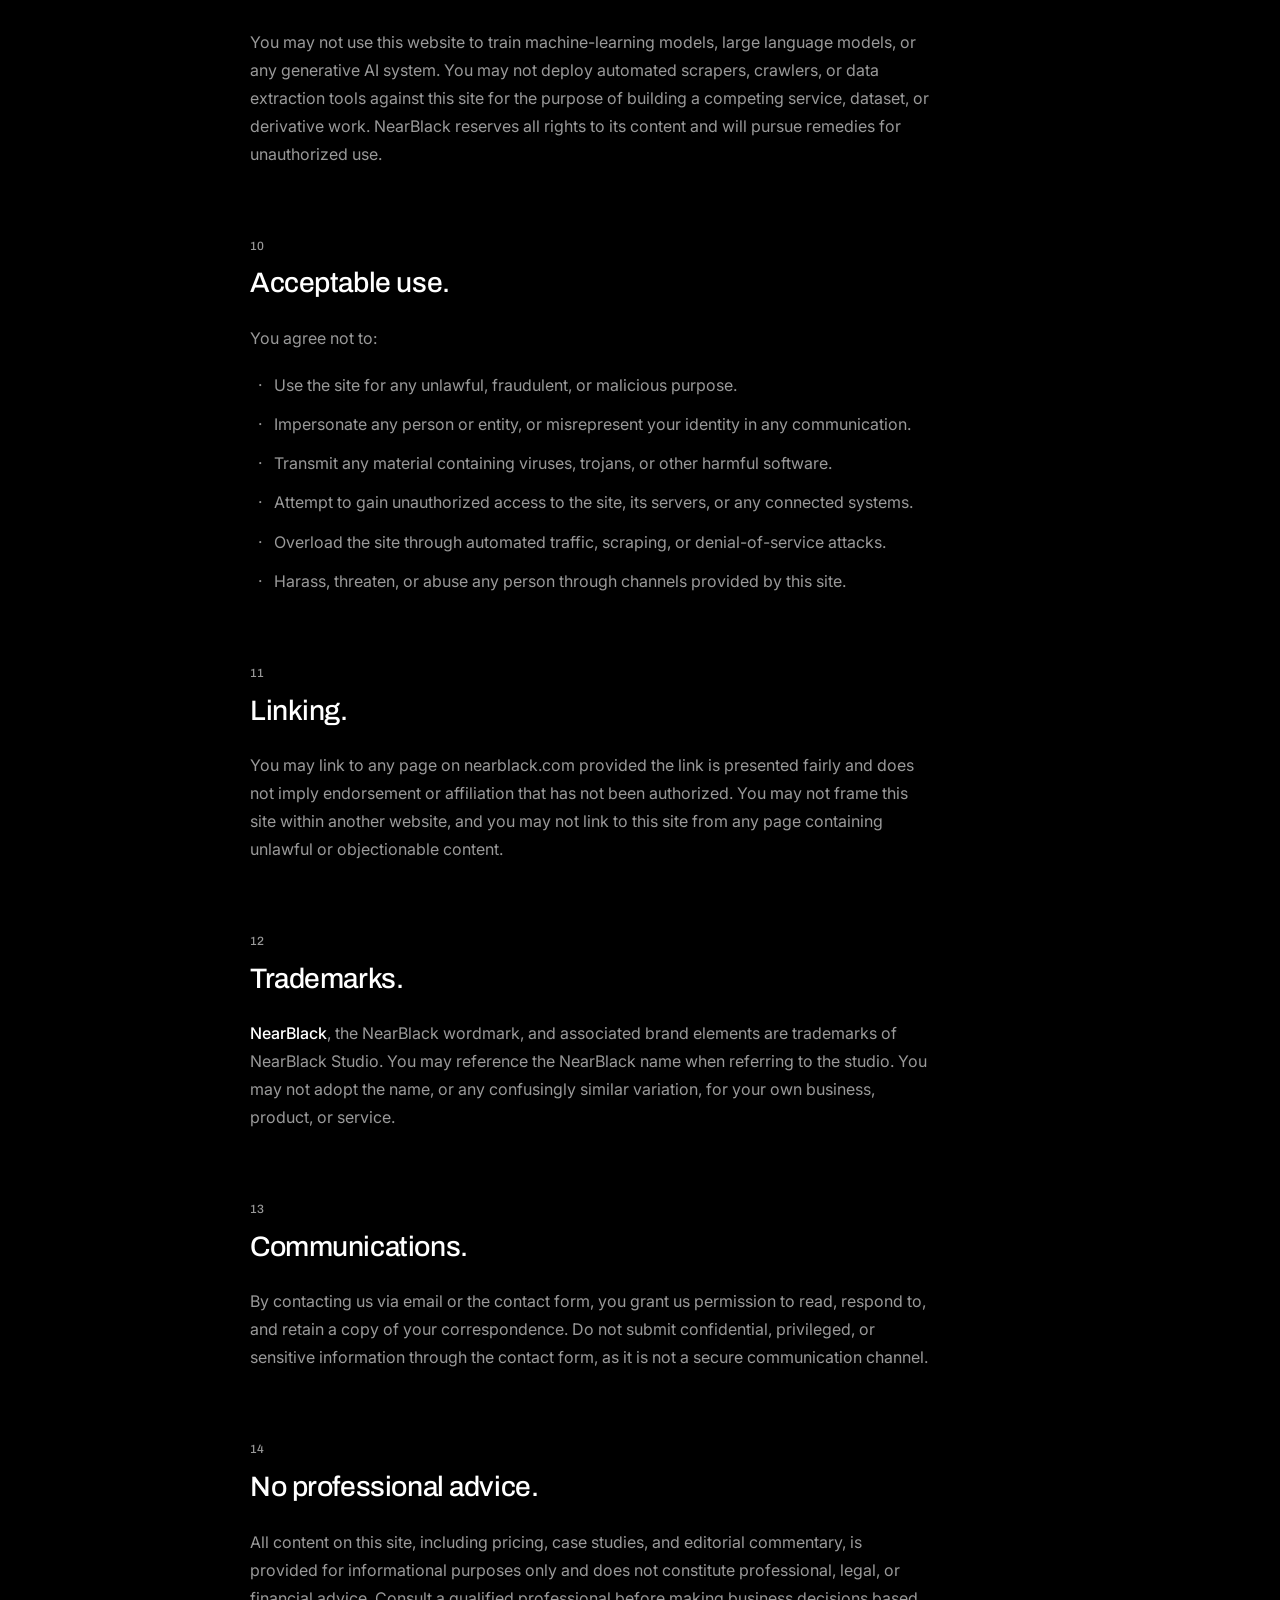
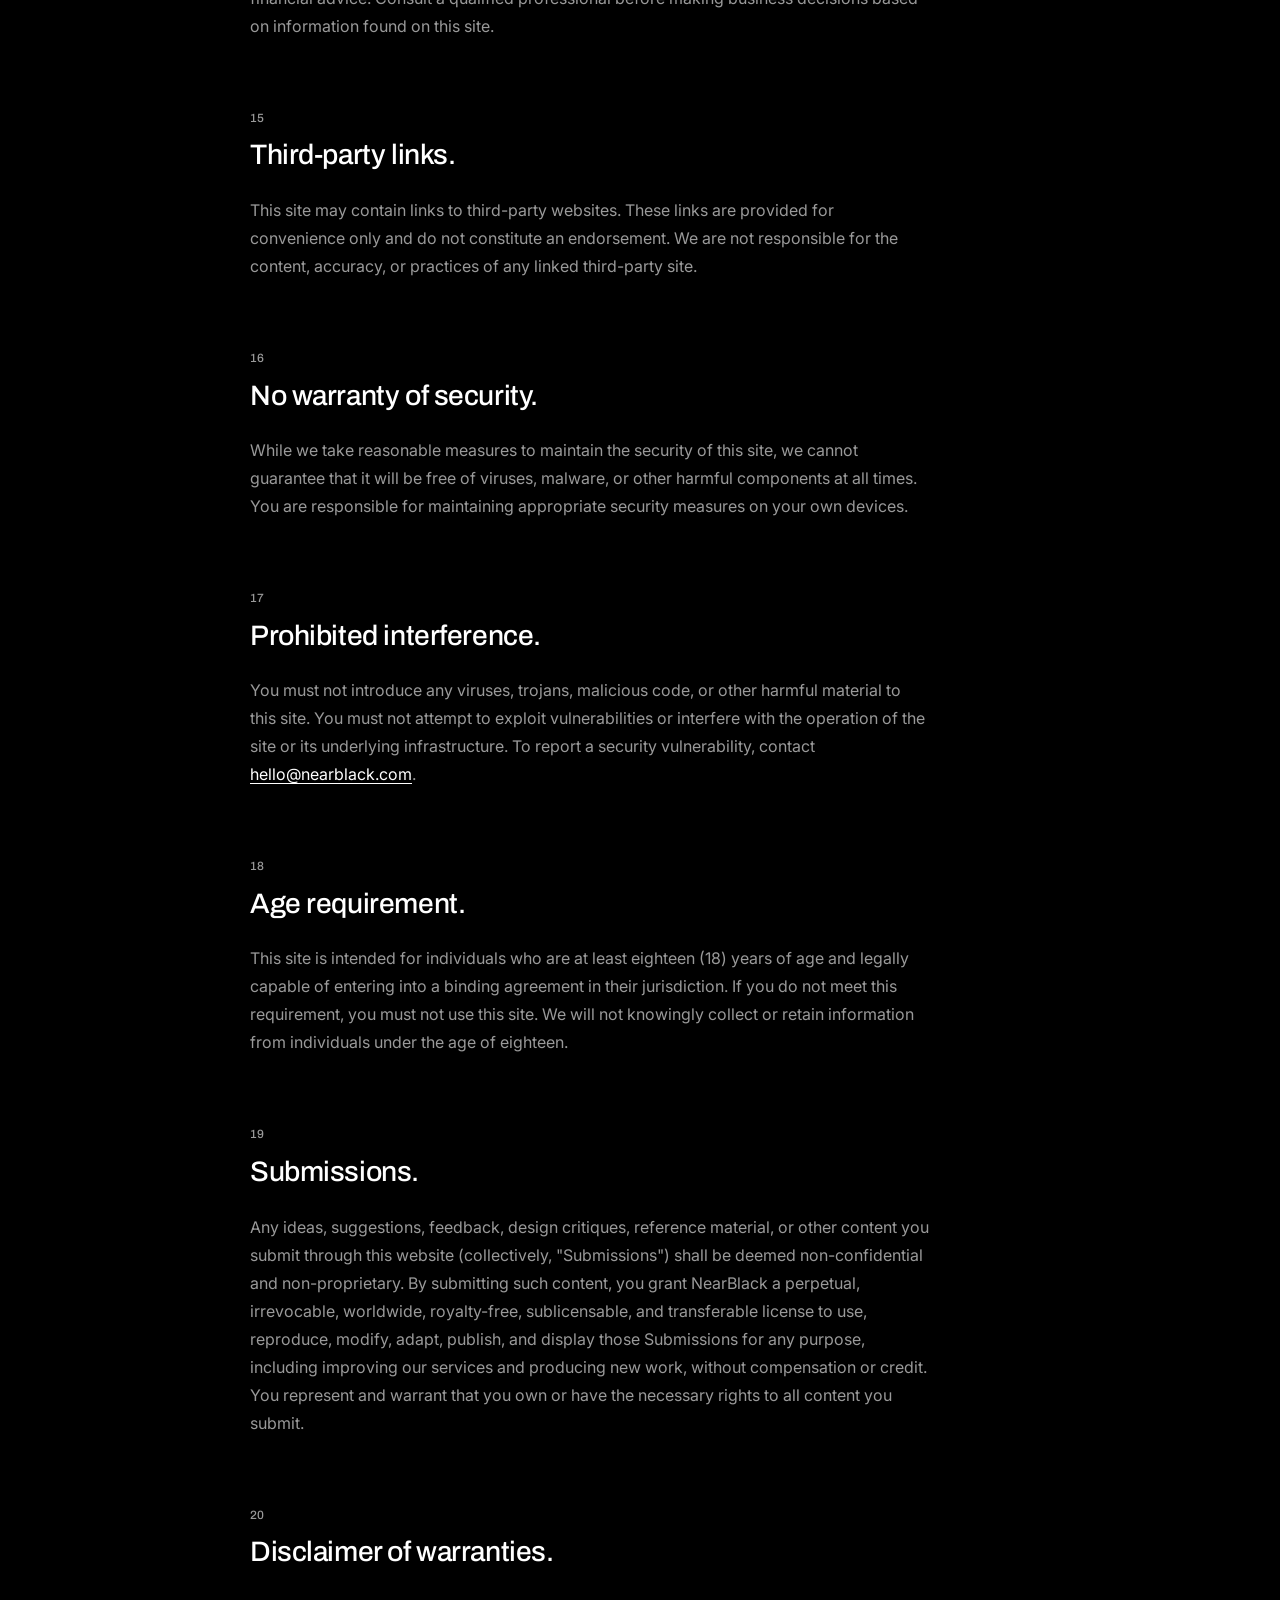
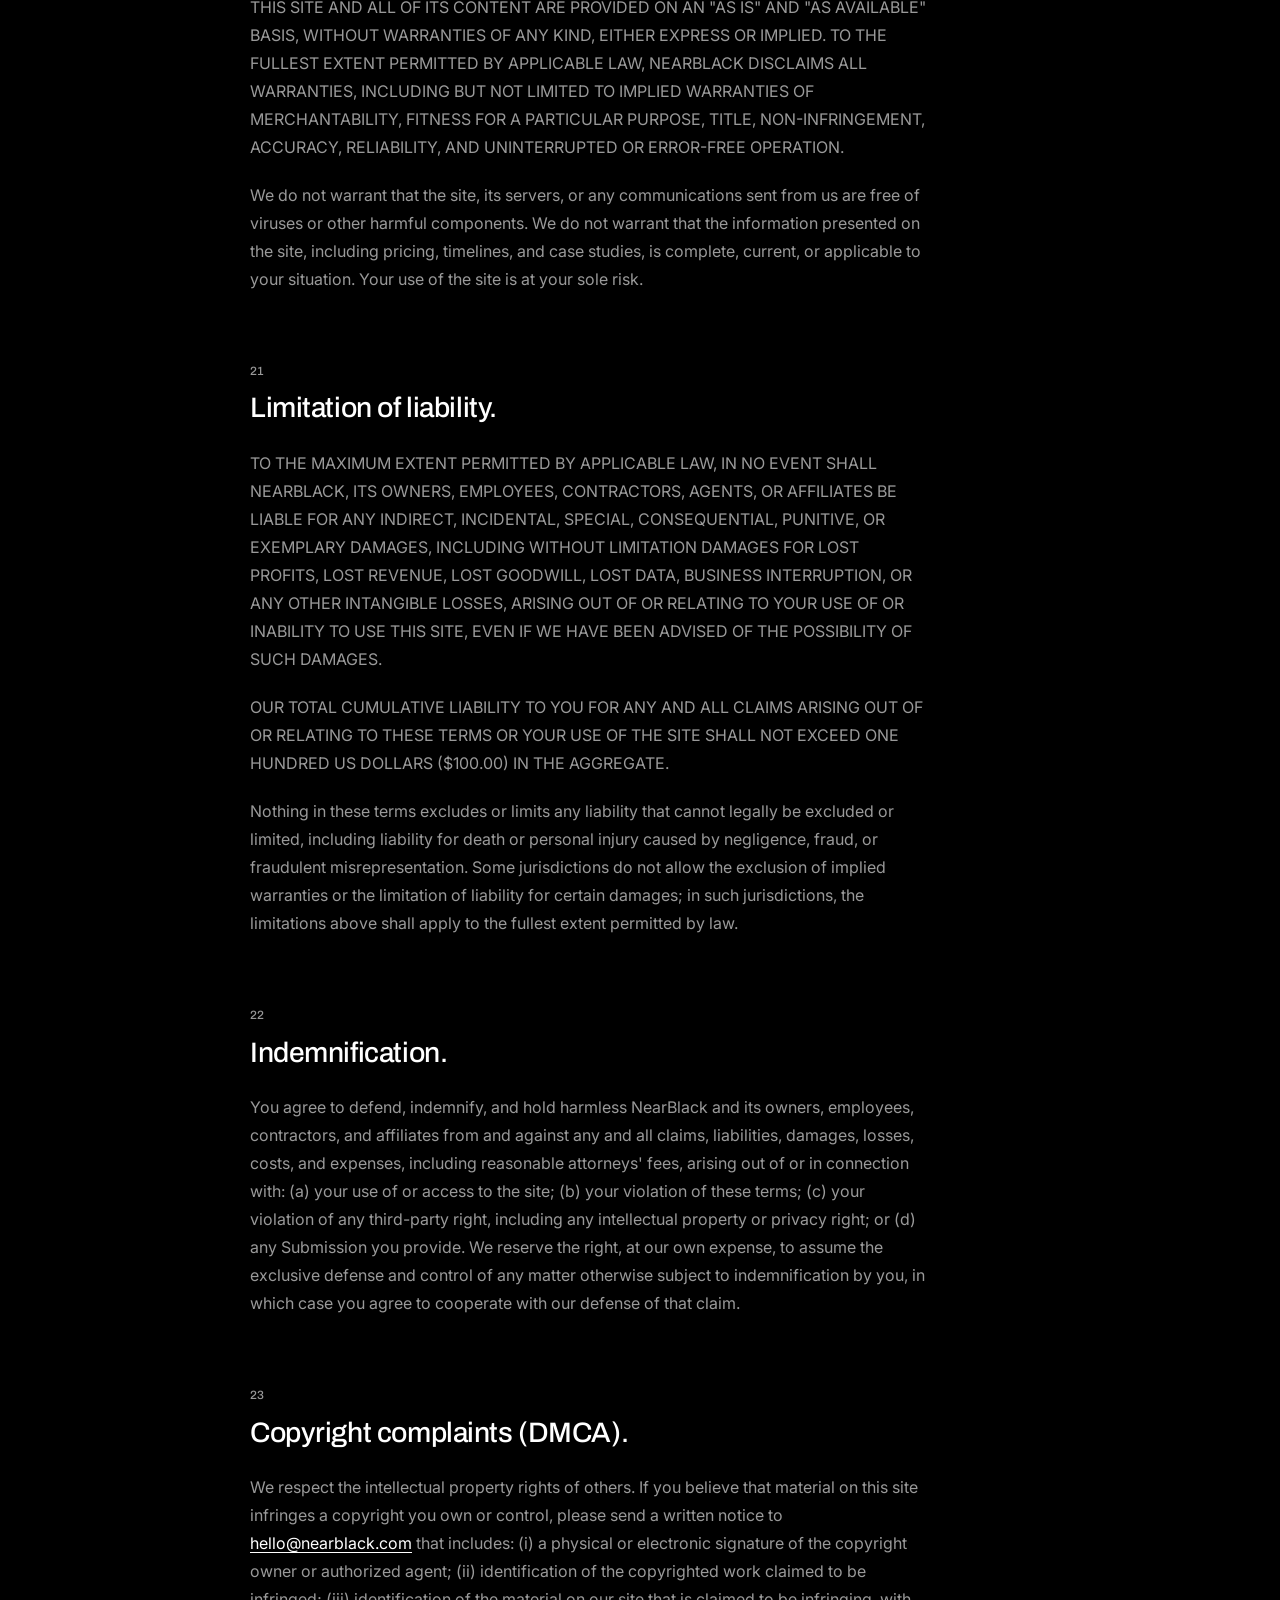
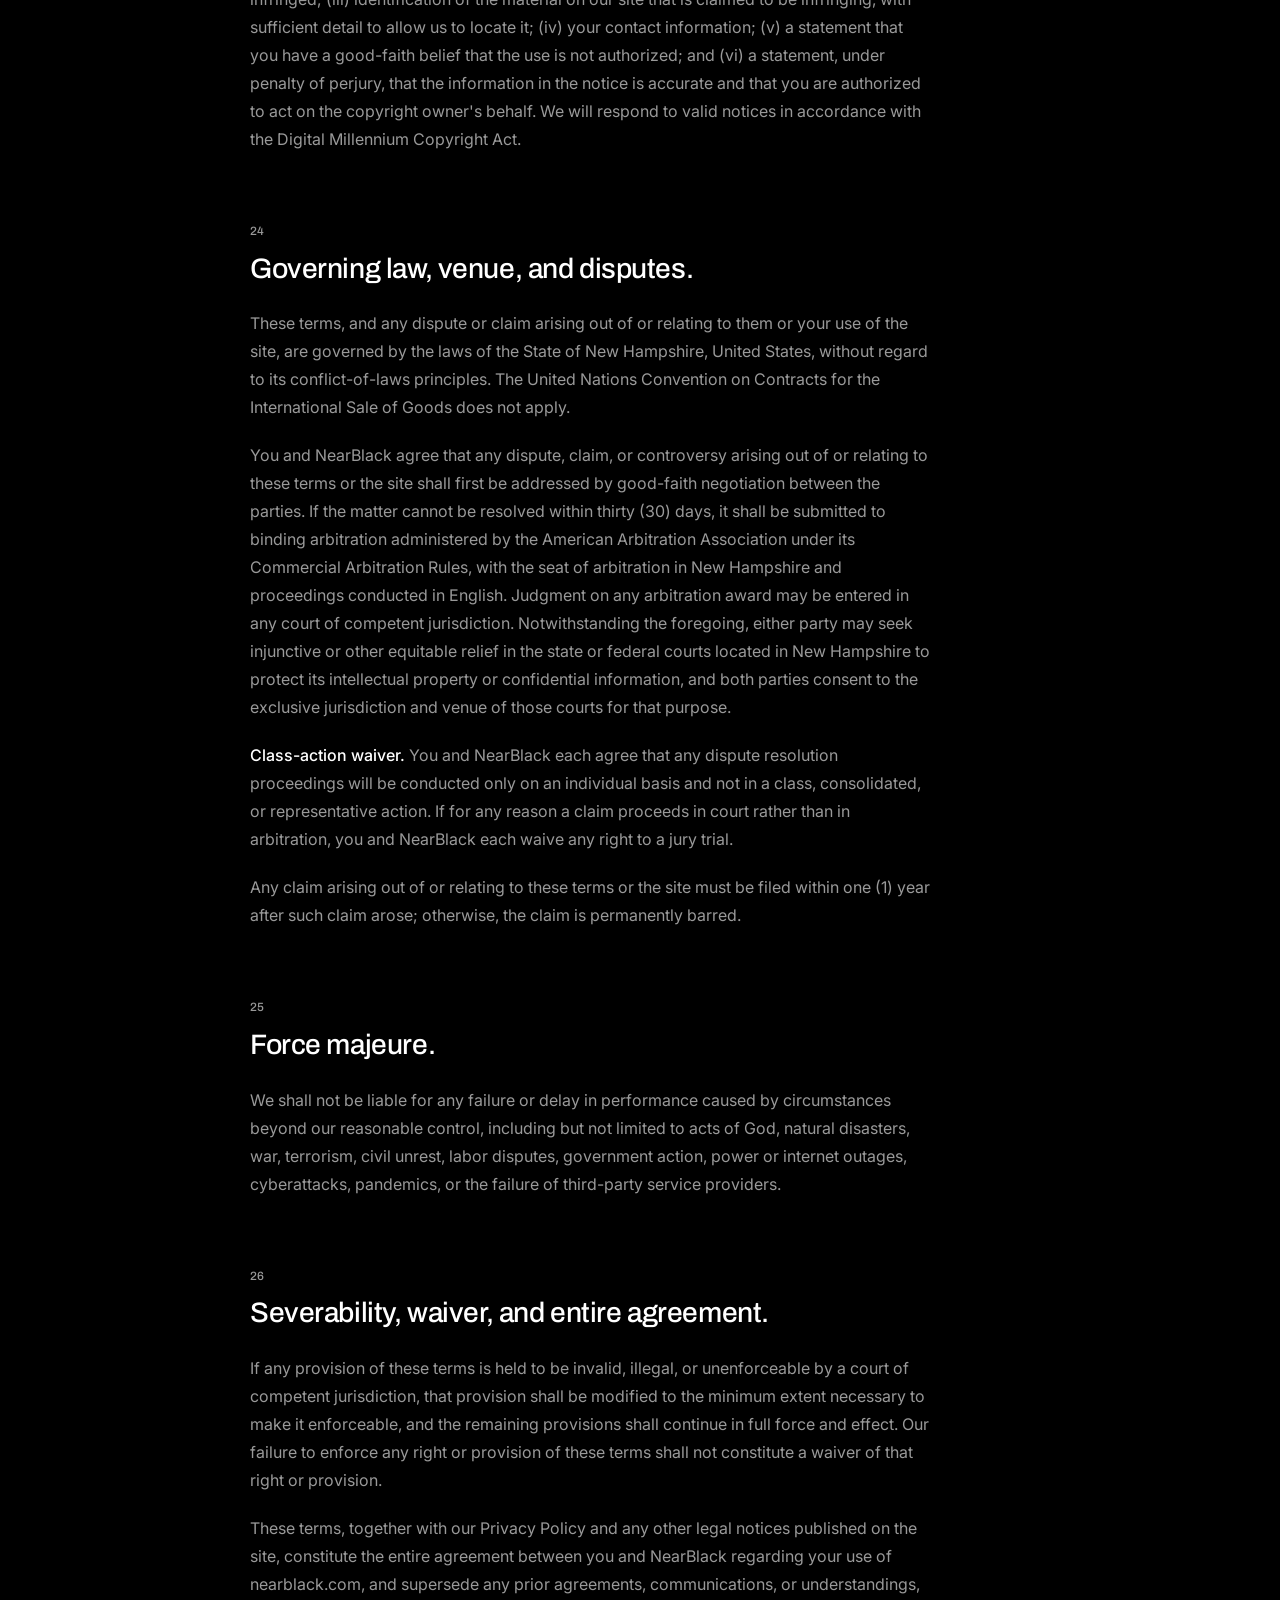
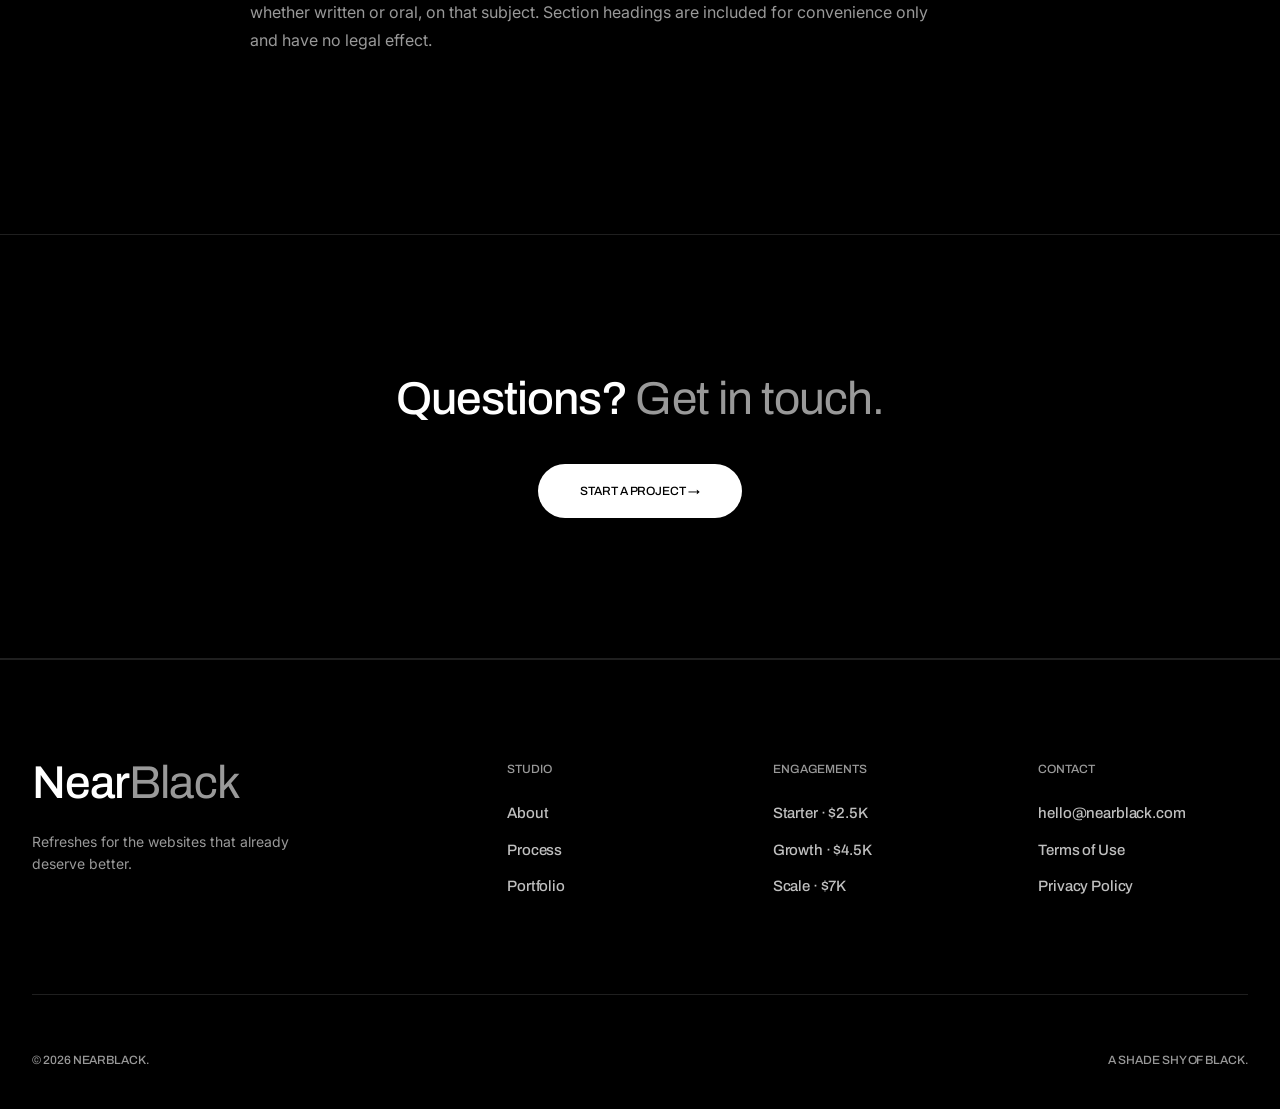
<file: terms.html>
<!doctype html>
<html lang="en">
<head>
<meta charset="utf-8">
<meta name="viewport" content="width=device-width,initial-scale=1">
<link rel="icon" type="image/svg+xml" href="assets/icon.svg">
<link rel="icon" type="image/png" sizes="32x32" href="assets/icon-32.png">
<link rel="icon" type="image/png" sizes="16x16" href="assets/icon-16.png">
<link rel="apple-touch-icon" sizes="180x180" href="assets/apple-touch-icon.png">
<meta name="robots" content="index,follow,max-snippet:-1,max-image-preview:large">
<meta name="author" content="NearBlack Studio">
<meta name="theme-color" content="#0a0a0a">
<link rel="canonical" href="https://nearblack.com/terms">
<meta property="og:site_name" content="NearBlack">
<meta property="og:type" content="website">
<meta property="og:url" content="https://nearblack.com/terms">
<meta property="og:title" content="Terms of Use · NearBlack">
<meta property="og:description" content="NearBlack's terms of use, effective April 2026. The terms and conditions that govern your use of nearblack.com.">
<meta property="og:image" content="https://nearblack.com/assets/og-image.png">
<meta property="og:image:width" content="1200">
<meta property="og:image:height" content="630">
<meta property="og:locale" content="en_US">
<meta name="twitter:card" content="summary_large_image">
<meta name="twitter:title" content="Terms of Use · NearBlack">
<meta name="twitter:description" content="NearBlack's terms of use, effective April 2026. The terms and conditions that govern your use of nearblack.com.">
<meta name="twitter:image" content="https://nearblack.com/assets/og-image.png">
<title>Terms of Use · NearBlack</title>
<meta name="description" content="NearBlack's terms of use, effective April 2026. The terms and conditions that govern your use of nearblack.com.">
<link rel="preconnect" href="https://fonts.googleapis.com">
<link rel="preconnect" href="https://fonts.gstatic.com" crossorigin>
<link href="https://fonts.googleapis.com/css2?family=Archivo:wght@400;500;600;700;800;900&family=Inter:wght@300;400;500;600&display=swap" rel="stylesheet">
<link rel="stylesheet" href="assets/style.css">
<script defer data-domain="nearblack.com" src="https://plausible.io/js/script.js"></script>
</head>
<body>

<nav>
  <a href="/" class="brand">Near<em>Black</em></a>
  <div class="navlinks">
    <a href="/portfolio">Portfolio</a>
    <a href="/studio">Studio</a>
    <a href="/process">Process</a>
    <a href="/pricing">Pricing</a>

  </div>
  <a href="/contact" class="cta-nav">Start a Project</a>
<button class="nav-toggle" aria-label="Menu" aria-expanded="false"><span></span><span></span><span></span></button></nav>
<div class="mobile-menu" id="mobileMenu">
  <a href="/portfolio">Portfolio</a>
  <a href="/studio">Studio</a>
  <a href="/process">Process</a>
  <a href="/pricing">Pricing</a>
  <a href="/contact" class="mob-cta">Start a Project</a>
</div>

<header class="hero-sm">
  <div class="eyebrow">Legal · Terms of Use · Last Updated April 2026</div>
  <h1 class="display">Terms <em>of Use.</em></h1>
  <p class="lede">These are the terms that govern your use of this website. Please read them carefully before using nearblack.com.</p>
</header>

<section class="legal">
  <div class="legal-wrap">

    <div class="legal-meta">
      <div>Effective · 04.01.2026</div>
      <div>Version · 1.0</div>
    </div>

    <h2><span class="num">01</span>Who we are.</h2>
    <p>This website, <strong>nearblack.com</strong>, is operated by <strong>NearBlack Studio</strong>, an independent design practice. When these terms say "we," "us," or "our," they mean NearBlack Studio. When they say "you" or "your," they mean the individual accessing or using this website.</p>
    <p>For any inquiries regarding these terms, contact us at <a href="mailto:hello@nearblack.com">hello@nearblack.com</a>.</p>

    <h2><span class="num">02</span>Acceptance of terms.</h2>
    <p>By accessing, browsing, or otherwise using this website, you acknowledge that you have read, understood, and agree to be bound by these terms. If you do not agree to these terms, you must discontinue use of the site immediately.</p>

    <h2><span class="num">03</span>Additional applicable terms.</h2>
    <p>Our Privacy Policy, which is incorporated by reference into these terms, explains how we collect, use, and protect your personal information. Together, these terms and the Privacy Policy constitute the full agreement governing your use of this website.</p>

    <h2><span class="num">04</span>Modifications to these terms.</h2>
    <p>We reserve the right to amend these terms at any time. Changes take effect immediately upon posting to this page. The "Last Updated" date at the top of this page reflects the most recent revision. Continued use of the site following any changes constitutes your acceptance of the revised terms.</p>

    <h2><span class="num">05</span>Changes to the site.</h2>
    <p>We reserve the right to modify, update, redesign, or discontinue any part of this website at any time without prior notice. We are under no obligation to maintain any content in its current form.</p>

    <h2><span class="num">06</span>Suspension or withdrawal of access.</h2>
    <p>This site is provided free of charge. We do not guarantee that the site will be available at all times or without interruption. We may suspend, restrict, or terminate access to all or part of the site for any reason, including maintenance, security concerns, or operational requirements, without liability to you.</p>

    <h2><span class="num">07</span>Assignment.</h2>
    <p>We may assign or transfer our rights and obligations under these terms to a third party, including in connection with a merger, acquisition, or sale of assets. You may not assign or transfer your rights or obligations under these terms without our prior written consent.</p>

    <h2><span class="num">08</span>Intellectual property.</h2>
    <p>All content on nearblack.com, including but not limited to text, designs, layouts, photography, logos, project screenshots, code, and case studies, is the property of NearBlack Studio or its licensors and is protected by applicable intellectual property laws. You are permitted to:</p>
    <ul>
      <li>View, reference, and share pages for personal, non-commercial purposes.</li>
      <li>Link to any page on this site.</li>
    </ul>
    <p>You are prohibited from:</p>
    <ul>
      <li>Reproducing, copying, or distributing the design or code for commercial use or to represent it as your own work.</li>
      <li>Using client logos or project screenshots in your own marketing without prior written consent.</li>
      <li>Removing or altering any copyright notices, watermarks, or attribution.</li>
    </ul>
    <p>For permission requests, contact <a href="mailto:hello@nearblack.com">hello@nearblack.com</a>.</p>

    <h2><span class="num">09</span>Prohibited data collection.</h2>
    <p>You may not use this website to train machine-learning models, large language models, or any generative AI system. You may not deploy automated scrapers, crawlers, or data extraction tools against this site for the purpose of building a competing service, dataset, or derivative work. NearBlack reserves all rights to its content and will pursue remedies for unauthorized use.</p>

    <h2><span class="num">10</span>Acceptable use.</h2>
    <p>You agree not to:</p>
    <ul>
      <li>Use the site for any unlawful, fraudulent, or malicious purpose.</li>
      <li>Impersonate any person or entity, or misrepresent your identity in any communication.</li>
      <li>Transmit any material containing viruses, trojans, or other harmful software.</li>
      <li>Attempt to gain unauthorized access to the site, its servers, or any connected systems.</li>
      <li>Overload the site through automated traffic, scraping, or denial-of-service attacks.</li>
      <li>Harass, threaten, or abuse any person through channels provided by this site.</li>
    </ul>

    <h2><span class="num">11</span>Linking.</h2>
    <p>You may link to any page on nearblack.com provided the link is presented fairly and does not imply endorsement or affiliation that has not been authorized. You may not frame this site within another website, and you may not link to this site from any page containing unlawful or objectionable content.</p>

    <h2><span class="num">12</span>Trademarks.</h2>
    <p><strong>NearBlack</strong>, the NearBlack wordmark, and associated brand elements are trademarks of NearBlack Studio. You may reference the NearBlack name when referring to the studio. You may not adopt the name, or any confusingly similar variation, for your own business, product, or service.</p>

    <h2><span class="num">13</span>Communications.</h2>
    <p>By contacting us via email or the contact form, you grant us permission to read, respond to, and retain a copy of your correspondence. Do not submit confidential, privileged, or sensitive information through the contact form, as it is not a secure communication channel.</p>

    <h2><span class="num">14</span>No professional advice.</h2>
    <p>All content on this site, including pricing, case studies, and editorial commentary, is provided for informational purposes only and does not constitute professional, legal, or financial advice. Consult a qualified professional before making business decisions based on information found on this site.</p>

    <h2><span class="num">15</span>Third-party links.</h2>
    <p>This site may contain links to third-party websites. These links are provided for convenience only and do not constitute an endorsement. We are not responsible for the content, accuracy, or practices of any linked third-party site.</p>

    <h2><span class="num">16</span>No warranty of security.</h2>
    <p>While we take reasonable measures to maintain the security of this site, we cannot guarantee that it will be free of viruses, malware, or other harmful components at all times. You are responsible for maintaining appropriate security measures on your own devices.</p>

    <h2><span class="num">17</span>Prohibited interference.</h2>
    <p>You must not introduce any viruses, trojans, malicious code, or other harmful material to this site. You must not attempt to exploit vulnerabilities or interfere with the operation of the site or its underlying infrastructure. To report a security vulnerability, contact <a href="mailto:hello@nearblack.com">hello@nearblack.com</a>.</p>

    <h2><span class="num">18</span>Age requirement.</h2>
    <p>This site is intended for individuals who are at least eighteen (18) years of age and legally capable of entering into a binding agreement in their jurisdiction. If you do not meet this requirement, you must not use this site. We will not knowingly collect or retain information from individuals under the age of eighteen.</p>

    <h2><span class="num">19</span>Submissions.</h2>
    <p>Any ideas, suggestions, feedback, design critiques, reference material, or other content you submit through this website (collectively, "Submissions") shall be deemed non-confidential and non-proprietary. By submitting such content, you grant NearBlack a perpetual, irrevocable, worldwide, royalty-free, sublicensable, and transferable license to use, reproduce, modify, adapt, publish, and display those Submissions for any purpose, including improving our services and producing new work, without compensation or credit. You represent and warrant that you own or have the necessary rights to all content you submit.</p>

    <h2><span class="num">20</span>Disclaimer of warranties.</h2>
    <p>THIS SITE AND ALL OF ITS CONTENT ARE PROVIDED ON AN "AS IS" AND "AS AVAILABLE" BASIS, WITHOUT WARRANTIES OF ANY KIND, EITHER EXPRESS OR IMPLIED. TO THE FULLEST EXTENT PERMITTED BY APPLICABLE LAW, NEARBLACK DISCLAIMS ALL WARRANTIES, INCLUDING BUT NOT LIMITED TO IMPLIED WARRANTIES OF MERCHANTABILITY, FITNESS FOR A PARTICULAR PURPOSE, TITLE, NON-INFRINGEMENT, ACCURACY, RELIABILITY, AND UNINTERRUPTED OR ERROR-FREE OPERATION.</p>
    <p>We do not warrant that the site, its servers, or any communications sent from us are free of viruses or other harmful components. We do not warrant that the information presented on the site, including pricing, timelines, and case studies, is complete, current, or applicable to your situation. Your use of the site is at your sole risk.</p>

    <h2><span class="num">21</span>Limitation of liability.</h2>
    <p>TO THE MAXIMUM EXTENT PERMITTED BY APPLICABLE LAW, IN NO EVENT SHALL NEARBLACK, ITS OWNERS, EMPLOYEES, CONTRACTORS, AGENTS, OR AFFILIATES BE LIABLE FOR ANY INDIRECT, INCIDENTAL, SPECIAL, CONSEQUENTIAL, PUNITIVE, OR EXEMPLARY DAMAGES, INCLUDING WITHOUT LIMITATION DAMAGES FOR LOST PROFITS, LOST REVENUE, LOST GOODWILL, LOST DATA, BUSINESS INTERRUPTION, OR ANY OTHER INTANGIBLE LOSSES, ARISING OUT OF OR RELATING TO YOUR USE OF OR INABILITY TO USE THIS SITE, EVEN IF WE HAVE BEEN ADVISED OF THE POSSIBILITY OF SUCH DAMAGES.</p>
    <p>OUR TOTAL CUMULATIVE LIABILITY TO YOU FOR ANY AND ALL CLAIMS ARISING OUT OF OR RELATING TO THESE TERMS OR YOUR USE OF THE SITE SHALL NOT EXCEED ONE HUNDRED US DOLLARS ($100.00) IN THE AGGREGATE.</p>
    <p>Nothing in these terms excludes or limits any liability that cannot legally be excluded or limited, including liability for death or personal injury caused by negligence, fraud, or fraudulent misrepresentation. Some jurisdictions do not allow the exclusion of implied warranties or the limitation of liability for certain damages; in such jurisdictions, the limitations above shall apply to the fullest extent permitted by law.</p>

    <h2><span class="num">22</span>Indemnification.</h2>
    <p>You agree to defend, indemnify, and hold harmless NearBlack and its owners, employees, contractors, and affiliates from and against any and all claims, liabilities, damages, losses, costs, and expenses, including reasonable attorneys' fees, arising out of or in connection with: (a) your use of or access to the site; (b) your violation of these terms; (c) your violation of any third-party right, including any intellectual property or privacy right; or (d) any Submission you provide. We reserve the right, at our own expense, to assume the exclusive defense and control of any matter otherwise subject to indemnification by you, in which case you agree to cooperate with our defense of that claim.</p>

    <h2><span class="num">23</span>Copyright complaints (DMCA).</h2>
    <p>We respect the intellectual property rights of others. If you believe that material on this site infringes a copyright you own or control, please send a written notice to <a href="mailto:hello@nearblack.com">hello@nearblack.com</a> that includes: (i) a physical or electronic signature of the copyright owner or authorized agent; (ii) identification of the copyrighted work claimed to be infringed; (iii) identification of the material on our site that is claimed to be infringing, with sufficient detail to allow us to locate it; (iv) your contact information; (v) a statement that you have a good-faith belief that the use is not authorized; and (vi) a statement, under penalty of perjury, that the information in the notice is accurate and that you are authorized to act on the copyright owner's behalf. We will respond to valid notices in accordance with the Digital Millennium Copyright Act.</p>

    <h2><span class="num">24</span>Governing law, venue, and disputes.</h2>
    <p>These terms, and any dispute or claim arising out of or relating to them or your use of the site, are governed by the laws of the State of New Hampshire, United States, without regard to its conflict-of-laws principles. The United Nations Convention on Contracts for the International Sale of Goods does not apply.</p>
    <p>You and NearBlack agree that any dispute, claim, or controversy arising out of or relating to these terms or the site shall first be addressed by good-faith negotiation between the parties. If the matter cannot be resolved within thirty (30) days, it shall be submitted to binding arbitration administered by the American Arbitration Association under its Commercial Arbitration Rules, with the seat of arbitration in New Hampshire and proceedings conducted in English. Judgment on any arbitration award may be entered in any court of competent jurisdiction. Notwithstanding the foregoing, either party may seek injunctive or other equitable relief in the state or federal courts located in New Hampshire to protect its intellectual property or confidential information, and both parties consent to the exclusive jurisdiction and venue of those courts for that purpose.</p>
    <p><strong>Class-action waiver.</strong> You and NearBlack each agree that any dispute resolution proceedings will be conducted only on an individual basis and not in a class, consolidated, or representative action. If for any reason a claim proceeds in court rather than in arbitration, you and NearBlack each waive any right to a jury trial.</p>
    <p>Any claim arising out of or relating to these terms or the site must be filed within one (1) year after such claim arose; otherwise, the claim is permanently barred.</p>

    <h2><span class="num">25</span>Force majeure.</h2>
    <p>We shall not be liable for any failure or delay in performance caused by circumstances beyond our reasonable control, including but not limited to acts of God, natural disasters, war, terrorism, civil unrest, labor disputes, government action, power or internet outages, cyberattacks, pandemics, or the failure of third-party service providers.</p>

    <h2><span class="num">26</span>Severability, waiver, and entire agreement.</h2>
    <p>If any provision of these terms is held to be invalid, illegal, or unenforceable by a court of competent jurisdiction, that provision shall be modified to the minimum extent necessary to make it enforceable, and the remaining provisions shall continue in full force and effect. Our failure to enforce any right or provision of these terms shall not constitute a waiver of that right or provision.</p>
    <p>These terms, together with our Privacy Policy and any other legal notices published on the site, constitute the entire agreement between you and NearBlack regarding your use of nearblack.com, and supersede any prior agreements, communications, or understandings, whether written or oral, on that subject. Section headings are included for convenience only and have no legal effect.</p>

  </div>
</section>

<!-- FINAL CTA -->
<section class="final">
  <h2 class="final-title">Questions? <em>Get in touch.</em></h2>
  <a href="/contact" class="cta-btn">Start a Project →</a>
</section>

<!-- FOOTER -->
<footer>
  <div>
    <div class="foot-brand">Near<em>Black</em></div>
    <p class="foot-tag">Refreshes for the websites that already deserve better.</p>
  </div>
  <div>
    <h4>Studio</h4>
    <ul>
      <li><a href="/studio">About</a></li>
      <li><a href="/process">Process</a></li>
      <li><a href="/portfolio">Portfolio</a></li>
      
    </ul>
  </div>
  <div>
    <h4>Engagements</h4>
    <ul>
      <li><a href="/pricing">Starter · $2.5K</a></li>
      <li><a href="/pricing">Growth · $4.5K</a></li>
      <li><a href="/pricing">Scale · $7K</a></li>
    </ul>
  </div>
  <div>
    <h4>Contact</h4>
    <ul>
      <li><a href="mailto:hello@nearblack.com">hello@nearblack.com</a></li>
      <li><a href="/terms">Terms of Use</a></li>
      <li><a href="/privacy">Privacy Policy</a></li>
    </ul>
  </div>
  <div class="foot-bottom">
    <div>© 2026 NearBlack.</div>
    <div>A shade shy of black.</div>
  </div>
</footer>

<script>const navToggle=document.querySelector(".nav-toggle");const mobileMenu=document.getElementById("mobileMenu");navToggle.addEventListener("click",()=>{navToggle.classList.toggle("open");mobileMenu.classList.toggle("open");navToggle.setAttribute("aria-expanded",mobileMenu.classList.contains("open"));document.body.style.overflow=mobileMenu.classList.contains("open")?"hidden":"";});document.querySelectorAll(".mobile-menu a").forEach(a=>a.addEventListener("click",()=>{navToggle.classList.remove("open");mobileMenu.classList.remove("open");document.body.style.overflow="";}));</script>
</body>
</html>
</file>
<file: assets/style.css>
/* —————————————————— NEARBLACK · KOTO.COM STYLE —————————————————— */
:root{
  --bg:#000000;
  --bg-2:#0a0a0a;
  --fg:#ffffff;
  --mute:#6a6a6a;
  --mute-2:#999999;
  --line:rgba(255,255,255,.12);
  --line-strong:rgba(255,255,255,.22);
  --display:'Archivo',ui-sans-serif,system-ui,sans-serif;
  --sans:'Inter',ui-sans-serif,system-ui,sans-serif;
}
*{box-sizing:border-box;margin:0;padding:0}
html{scroll-behavior:smooth}
body{background:var(--bg);color:var(--fg);font-family:var(--sans);-webkit-font-smoothing:antialiased;font-weight:400;line-height:1.5;overflow-x:hidden}
a{color:inherit;text-decoration:none}
img{display:block;max-width:100%;height:auto}
button{font-family:inherit;cursor:pointer;border:none;background:none;color:inherit}
::selection{background:var(--fg);color:var(--bg)}

/* —————————————————— NAV —————————————————— */
nav{position:fixed;top:0;left:0;right:0;z-index:100;padding:28px 32px;display:grid;grid-template-columns:1fr auto 1fr;align-items:center;background:var(--bg);border-bottom:1px solid var(--line)}
.cta-nav{justify-self:end}
.brand{font-family:var(--display);font-size:20px;font-weight:800;letter-spacing:-.035em;color:var(--fg)}
.brand em{font-style:normal;font-weight:400;color:var(--mute-2)}
.navlinks{display:flex;gap:40px;font-family:var(--display);font-size:14px;font-weight:500;letter-spacing:-.005em}
.navlinks a{color:var(--fg);opacity:.85;transition:opacity .2s}
.navlinks a:hover,.navlinks a.active{opacity:1}
.cta-nav{font-family:var(--display);font-weight:500;font-size:14px;letter-spacing:-.005em;color:var(--fg);border:1px solid var(--line-strong);padding:10px 20px;border-radius:999px;transition:all .2s}
.cta-nav:hover{background:var(--fg);color:var(--bg);border-color:var(--fg)}

/* —————————————————— MOBILE NAV —————————————————— */
.nav-toggle{display:none;background:none;border:none;cursor:pointer;padding:4px;z-index:110;position:relative}
.nav-toggle span{display:block;width:22px;height:2px;background:var(--fg);transition:transform .3s,opacity .2s;margin:5px 0}
.nav-toggle.open span:nth-child(1){transform:translateY(7px) rotate(45deg)}
.nav-toggle.open span:nth-child(2){opacity:0}
.nav-toggle.open span:nth-child(3){transform:translateY(-7px) rotate(-45deg)}
.mobile-menu{display:none}

@media (max-width:980px){
  .nav-toggle{display:block!important}
  .cta-nav{display:none!important}
  .mobile-menu{display:none;position:fixed;inset:0;z-index:99;background:var(--bg);flex-direction:column;justify-content:center;align-items:center;gap:0;padding:80px 32px 40px}
  .mobile-menu.open{display:flex!important}
  .mobile-menu a{font-family:var(--display);font-size:clamp(36px,10vw,56px);font-weight:500;letter-spacing:-.02em;color:var(--fg);opacity:.7;padding:16px 0;transition:opacity .2s;text-align:center;border-bottom:1px solid var(--line);width:100%;display:block}
  .mobile-menu a:last-child{border-bottom:none}
  .mobile-menu a:hover,.mobile-menu a.active{opacity:1}
  .mobile-menu .mob-cta{font-size:14px;font-weight:500;letter-spacing:-.005em;margin-top:40px;padding:18px 42px;border:1px solid var(--line-strong);border-radius:999px;opacity:1;width:auto}
}

/* —————————————————— TYPOGRAPHY —————————————————— */
.display{font-family:var(--display);font-weight:500;line-height:1.02;letter-spacing:-.025em;color:var(--fg)}
.display em,.display i{font-style:normal;font-weight:400;color:var(--mute-2)}
.eyebrow{font-family:var(--display);font-size:12px;font-weight:500;letter-spacing:-.005em;color:var(--mute-2);display:inline-flex;align-items:center;gap:14px}
.eyebrow::before{content:"";width:28px;height:1px;background:var(--mute)}

/* —————————————————— HERO (KOTO-STYLE: SMALL, BOTTOM-LEFT) —————————————————— */
.hero{min-height:100vh;padding:120px 32px 48px;display:flex;flex-direction:column;justify-content:flex-end;position:relative;background:var(--bg)}

/* hero with video — video on top, content below */
.hero-video{padding:88px 0 0;justify-content:flex-start;min-height:auto}
.hero-bg{width:100%;height:62vh;object-fit:cover;object-position:center;display:block;background:var(--bg)}
.hero-video .hero-content{padding:48px 32px 16px;display:flex;flex-direction:column;justify-content:flex-end;flex:1}
.hero-video .hero-content .eyebrow{margin-bottom:20px}
.hero-video .hero-content h1{font-family:var(--display);font-weight:500;font-size:clamp(28px,2.6vw,44px);line-height:1.1;letter-spacing:-.018em;max-width:30ch;margin-top:0;color:var(--fg)}
.hero-video .hero-content h1 em,.hero-video .hero-content h1 i{font-style:normal;font-weight:400;color:var(--mute-2)}
.hero .eyebrow{margin-bottom:20px}
.hero h1{font-family:var(--display);font-weight:500;font-size:clamp(28px,2.6vw,44px);line-height:1.1;letter-spacing:-.018em;max-width:30ch;margin-top:0}
.hero h1 em,.hero h1 i{font-style:normal;font-weight:400;color:var(--mute-2)}
.hero-bottom{display:flex;justify-content:space-between;align-items:flex-end;gap:40px;margin-top:48px;padding-top:32px;border-top:1px solid var(--line)}
.hero-bottom p{max-width:46ch;font-size:14px;line-height:1.55;color:var(--mute-2)}
.hero-bottom p strong{font-weight:500;color:var(--fg)}
.hero-meta{display:flex;gap:56px;font-family:var(--display);font-size:11px;font-weight:500;color:var(--mute-2);letter-spacing:-.005em;text-transform:uppercase}
.hero-meta div strong{display:block;font-family:var(--display);font-weight:500;color:var(--fg);font-size:22px;letter-spacing:-.022em;margin-bottom:4px;text-transform:none}

/* smaller page sub-heros */
.hero-sm{min-height:56vh;padding:180px 32px 80px;position:relative;display:flex;flex-direction:column;justify-content:flex-end;border-bottom:1px solid var(--line);background:var(--bg)}
.hero-sm .eyebrow{margin-bottom:20px}
.hero-sm h1{font-family:var(--display);font-weight:500;font-size:clamp(32px,3.6vw,64px);line-height:1.02;letter-spacing:-.022em;max-width:22ch;color:var(--fg)}
.hero-sm h1 em,.hero-sm h1 i{font-style:normal;font-weight:400;color:var(--mute-2)}
.hero-sm .lede{margin-top:36px;max-width:60ch;font-size:15px;line-height:1.65;color:var(--mute-2)}

/* —————————————————— MARQUEE —————————————————— */
.marquee{overflow:hidden;padding:24px 0;background:var(--bg);border-top:1px solid var(--line);border-bottom:1px solid var(--line)}
.marquee-inner{display:flex;gap:32px;white-space:nowrap;animation:scroll 44s linear infinite;font-family:var(--display);font-size:clamp(20px,2.2vw,36px);font-weight:500;letter-spacing:-.02em;width:max-content;line-height:1;color:var(--fg)}
.marquee-inner span{display:inline-flex;align-items:center;gap:48px}
.marquee-inner i{font-style:normal;font-weight:300;color:var(--mute-2)}
@keyframes scroll{from{transform:translateX(0)}to{transform:translateX(-50%)}}

/* —————————————————— SECTIONS —————————————————— */
section{padding:140px 32px;border-bottom:1px solid var(--line);position:relative;background:var(--bg)}
.wrap{max-width:1440px;margin:0 auto}
.wrap-sm{max-width:1120px;margin:0 auto}
.section-label{margin-bottom:32px}
.section-title{font-family:var(--display);font-weight:500;font-size:clamp(22px,2.2vw,36px);line-height:1.2;letter-spacing:-.015em;max-width:72ch;margin-bottom:56px;color:var(--fg)}
.section-title em,.section-title i{font-style:normal;font-weight:400;color:var(--mute-2)}

/* —————————————————— MANIFESTO GRID —————————————————— */
.manifesto-grid{display:grid;grid-template-columns:1fr 1fr;gap:48px 100px;margin-top:32px}
.manifesto-grid p{font-family:var(--display);font-size:clamp(18px,1.6vw,26px);font-weight:500;line-height:1.35;letter-spacing:-.012em;color:var(--fg)}
.manifesto-grid p em{font-style:normal;font-weight:400;color:var(--mute-2)}

/* —————————————————— WORK GRID (KOTO-STYLE) —————————————————— */
.work-grid{display:grid;grid-template-columns:repeat(12,1fr);gap:32px 24px;margin-top:40px}
.project{grid-column:span 6;display:block;cursor:pointer;position:relative}
.project.wide{grid-column:span 12}
.project.third{grid-column:span 4}
.project.tall{grid-column:span 6}
.project-tile,.project-img{position:relative;overflow:hidden;aspect-ratio:4/3;background:var(--bg-2);border:1px solid var(--line)}
.project.wide .project-tile,.project.wide .project-img{aspect-ratio:21/9}
.project.tall .project-tile,.project.tall .project-img{aspect-ratio:3/4}
.project-tile img,.project-img img{width:100%;height:100%;object-fit:cover;object-position:top center;transition:transform .8s cubic-bezier(.2,.8,.2,1),filter .5s}
.project:hover .project-tile img,.project:hover .project-img img{transform:scale(1.04)}
.project-meta{display:grid;grid-template-columns:1fr 2fr;gap:48px;margin-top:20px;align-items:flex-start}
.project-meta>div:first-child{display:flex;flex-direction:column;gap:6px}
.project-name{font-family:var(--display);font-weight:500;font-size:14px;line-height:1.3;letter-spacing:-.005em;color:var(--fg)}
.project-name em,.project-name i{font-style:normal;font-weight:400;color:var(--mute-2)}
.project-desc{font-size:13px;color:var(--mute-2);line-height:1.55;max-width:52ch;margin-top:0}
.project-tag{font-family:var(--display);font-weight:500;font-size:11px;letter-spacing:-.005em;color:var(--mute-2);text-transform:uppercase;white-space:nowrap;margin-top:2px}
.project-info{flex:1}

/* —————————————————— STATEMENT —————————————————— */
.statement{padding:200px 32px;border-bottom:1px solid var(--line)}
.statement-title{font-family:var(--display);font-weight:500;font-size:clamp(64px,10vw,200px);line-height:.92;letter-spacing:-.04em;max-width:24ch;margin:0 auto;color:var(--fg)}
.statement-title em{font-style:normal;font-weight:300;color:var(--mute-2)}

/* —————————————————— PRICING TIERS —————————————————— */
.tier{display:grid;grid-template-columns:60px 1fr 1.5fr 220px;gap:40px;padding:48px 0;border-top:1px solid var(--line);align-items:flex-start;transition:padding .3s}
.tier:last-child{border-bottom:1px solid var(--line)}
.tier:hover{padding-left:24px}
.tier-num{font-family:var(--display);font-size:13px;font-weight:500;color:var(--mute-2);letter-spacing:-.005em}
.tier-name{font-family:var(--display);font-size:clamp(28px,3vw,48px);font-weight:500;line-height:1.02;letter-spacing:-.02em;color:var(--fg)}
.tier-name em{font-style:normal;font-weight:400;color:var(--mute-2)}
.tier-desc{font-size:14px;line-height:1.7;max-width:42ch;color:var(--mute-2)}
.tier-desc b{display:block;margin-bottom:14px;font-family:var(--display);font-weight:500;font-size:13px;color:var(--fg);letter-spacing:-.005em;text-transform:uppercase}
.tier-desc ul{margin-top:14px;list-style:none;display:flex;flex-direction:column;gap:6px}
.tier-desc ul li{color:var(--mute-2)}
.tier-desc ul li::before{content:"— ";color:var(--fg)}
.tier-meta{text-align:right}
.tier-price{font-family:var(--display);font-size:clamp(32px,3.2vw,52px);font-weight:500;letter-spacing:-.022em;line-height:1;color:var(--fg)}
.tier-delivery{font-family:var(--display);font-weight:500;font-size:11px;color:var(--mute-2);text-transform:uppercase;letter-spacing:-.005em;margin-top:14px}

/* —————————————————— PROCESS STEPS —————————————————— */
.steps{display:grid;grid-template-columns:repeat(4,1fr);gap:40px;margin-top:40px}
.step{border-top:1px solid var(--line);padding-top:32px}
.step-num{font-family:var(--display);font-size:13px;font-weight:500;color:var(--mute-2);margin-bottom:32px;letter-spacing:-.005em}
.step h3{font-family:var(--display);font-size:clamp(20px,1.7vw,28px);font-weight:500;line-height:1.1;letter-spacing:-.015em;margin-bottom:18px;color:var(--fg)}
.step h3 em{font-style:normal;font-weight:400;color:var(--mute-2)}
.step p{font-size:14px;line-height:1.65;color:var(--mute-2)}

/* —————————————————— ADD-ONS —————————————————— */
.addon-grid{display:grid;grid-template-columns:repeat(3,1fr);gap:1px;background:var(--line);border:1px solid var(--line);margin-top:40px}
.addon{background:var(--bg);padding:48px 36px;display:flex;flex-direction:column;gap:14px;min-height:220px;justify-content:space-between;transition:background .3s}
.addon:hover{background:var(--bg-2)}
.addon-name{font-family:var(--display);font-size:18px;font-weight:500;letter-spacing:-.015em;line-height:1.1;color:var(--fg)}
.addon-desc{font-size:13px;line-height:1.6;color:var(--mute-2)}
.addon-price{font-family:var(--display);font-size:16px;font-weight:500;letter-spacing:-.015em;margin-top:auto;color:var(--fg)}
.addon-badge{display:inline-block;font-family:var(--display);font-size:10px;font-weight:600;letter-spacing:.08em;text-transform:uppercase;color:var(--bg);background:var(--fg);padding:4px 10px;border-radius:3px;margin-bottom:4px}

/* —————————————————— QUOTE —————————————————— */
.quote{padding:140px 32px;text-align:center;border-bottom:1px solid var(--line);background:var(--bg)}
.quote blockquote{font-family:var(--display);font-weight:500;font-size:clamp(28px,3vw,44px);line-height:1.15;letter-spacing:-.018em;max-width:36ch;margin:0 auto;color:var(--fg)}
.quote blockquote em{font-style:normal;font-weight:400;color:var(--mute-2)}
.quote cite{display:block;margin-top:40px;font-family:var(--display);font-size:12px;font-weight:500;letter-spacing:-.005em;text-transform:uppercase;color:var(--mute-2);font-style:normal}

/* —————————————————— STATS —————————————————— */
.stats{display:grid;grid-template-columns:repeat(4,1fr);border-top:1px solid var(--line);border-bottom:1px solid var(--line)}
.stat{padding:48px 32px;border-right:1px solid var(--line)}
.stat:last-child{border-right:none}
.stat-num{font-family:var(--display);font-size:clamp(32px,3.4vw,52px);font-weight:500;line-height:1;letter-spacing:-.022em;color:var(--fg)}
.stat-num em{font-style:normal;font-weight:400;color:var(--mute-2)}
.stat-label{font-family:var(--display);font-size:11px;font-weight:500;letter-spacing:-.005em;text-transform:uppercase;color:var(--mute-2);margin-top:16px}

/* —————————————————— CASE STUDY —————————————————— */
.cs-hero{padding:180px 32px 80px;border-bottom:1px solid var(--line)}
.cs-hero h1{font-family:var(--display);font-weight:500;font-size:clamp(36px,4.5vw,72px);line-height:1.05;letter-spacing:-.022em;margin-top:24px;color:var(--fg);overflow-wrap:anywhere;word-break:break-word}
.cs-hero h1 em{font-style:normal;font-weight:400;color:var(--mute-2)}
.cs-hero h1 em.h1-sub{display:inline-block}
.cs-meta{display:grid;grid-template-columns:repeat(4,1fr);gap:32px;margin-top:88px;padding-top:48px;border-top:1px solid var(--line)}
.cs-meta div{display:flex;flex-direction:column;gap:10px}
.cs-meta dt{font-family:var(--display);font-size:12px;font-weight:500;letter-spacing:-.005em;text-transform:uppercase;color:var(--mute-2)}
.cs-meta dd{font-family:var(--display);font-size:20px;font-weight:500;letter-spacing:-.02em;color:var(--fg)}
.cs-hero-image{aspect-ratio:16/9;overflow:hidden}
.cs-hero-image img{width:100%;height:100%;object-fit:cover}
.cs-body{padding:140px 32px;border-bottom:1px solid var(--line)}
.cs-body-grid{display:grid;grid-template-columns:1fr 2fr;gap:100px;max-width:1320px;margin:0 auto}
.cs-body h2{font-family:var(--display);font-weight:500;font-size:clamp(24px,2.4vw,36px);letter-spacing:-.015em;line-height:1.1;color:var(--fg)}
.cs-body h2 em{font-style:normal;font-weight:400;color:var(--mute-2)}
.cs-body p{font-size:15px;line-height:1.75;margin-bottom:18px;color:var(--mute-2)}
.cs-body p:last-child{margin-bottom:0}
.cs-gallery{display:grid;grid-template-columns:1fr 1fr;gap:24px;padding:0 32px 140px;max-width:1600px;margin:0 auto;background:var(--bg)}
.cs-gallery img{width:100%;aspect-ratio:4/3;object-fit:cover;border:1px solid var(--line)}
.cs-gallery img:first-child{grid-column:span 2;aspect-ratio:21/9}

/* —————————————————— FEATURE IMAGE —————————————————— */
.feature-image{aspect-ratio:21/8;overflow:hidden;background:var(--bg-2)}
.feature-image img{width:100%;height:100%;object-fit:cover}

/* —————————————————— SPLIT —————————————————— */
.split{display:grid;grid-template-columns:1fr 1fr;gap:96px;align-items:center}
.split-img{aspect-ratio:4/5;overflow:hidden;background:var(--bg-2);border:1px solid var(--line)}
.split-img img{width:100%;height:100%;object-fit:cover}
.split h2{font-family:var(--display);font-weight:500;font-size:clamp(28px,3vw,44px);line-height:1.05;letter-spacing:-.018em;color:var(--fg)}
.split h2 em{font-style:normal;font-weight:400;color:var(--mute-2)}
.split p{font-size:15px;line-height:1.7;margin-top:24px;max-width:46ch;color:var(--mute-2)}

/* —————————————————— JOURNAL —————————————————— */
.journal-list{margin-top:40px}
.journal-entry{display:grid;grid-template-columns:140px 1fr 1fr 180px;gap:40px;padding:56px 0;border-top:1px solid var(--line);align-items:flex-start;transition:padding .3s}
.journal-entry:last-child{border-bottom:1px solid var(--line)}
.journal-entry:hover{padding-left:24px}
.journal-date{font-family:var(--display);font-size:13px;font-weight:500;color:var(--mute-2);letter-spacing:-.005em;text-transform:uppercase}
.journal-title{font-family:var(--display);font-size:clamp(18px,1.5vw,24px);font-weight:500;line-height:1.25;letter-spacing:-.01em;color:var(--fg)}
.journal-title em{font-style:normal;font-weight:400;color:var(--mute-2)}
.journal-excerpt{font-size:15px;line-height:1.7;max-width:48ch;color:var(--mute-2)}
.journal-cat{font-family:var(--display);font-size:12px;font-weight:500;letter-spacing:-.005em;text-transform:uppercase;color:var(--mute-2);text-align:right}

/* —————————————————— CONTACT —————————————————— */
.contact-grid{display:grid;grid-template-columns:1fr 1fr;gap:120px;max-width:1320px;margin:0 auto}
.contact-info h2{font-family:var(--display);font-weight:500;font-size:clamp(32px,3.4vw,52px);line-height:1.02;letter-spacing:-.022em;color:var(--fg)}
.contact-info h2 em{font-style:normal;font-weight:400;color:var(--mute-2)}
.contact-info p{font-family:var(--sans);font-size:18px;line-height:1.6;margin-top:40px;max-width:38ch;color:var(--mute-2)}
.contact-info .details{margin-top:64px;display:flex;flex-direction:column;gap:32px}
.contact-info .details a{font-family:var(--display);font-size:20px;font-weight:500;letter-spacing:-.015em;transition:opacity .2s;color:var(--fg);display:inline-block}
.contact-info .details a:hover{opacity:.7}
.contact-info .details .label{font-family:var(--display);font-size:12px;font-weight:500;letter-spacing:-.005em;text-transform:uppercase;color:var(--mute-2);margin-bottom:10px}
.form-field{display:flex;flex-direction:column;gap:14px;padding-bottom:32px;margin-bottom:32px;border-bottom:1px solid var(--line)}
.form-field label{font-family:var(--display);font-size:12px;font-weight:500;letter-spacing:-.005em;text-transform:uppercase;color:var(--mute-2)}
.form-field input,.form-field select,.form-field textarea{background:transparent;border:none;outline:none;color:var(--fg);font-family:var(--display);font-size:18px;font-weight:500;letter-spacing:-.012em;padding:0;resize:none;width:100%}
.form-field textarea{min-height:80px;line-height:1.5;font-size:16px}
.form-field input::placeholder,.form-field textarea::placeholder{color:var(--mute);font-weight:400}
.form-submit{display:inline-block;margin-top:24px;padding:22px 48px;background:var(--fg);color:var(--bg);font-family:var(--display);font-size:13px;font-weight:500;letter-spacing:-.005em;text-transform:uppercase;border-radius:999px;transition:opacity .2s}
.form-submit:hover{opacity:.85}
.form-field.error{border-bottom-color:#c44}
.form-field.error label{color:#c44}
.form-error{font-family:var(--body);font-size:12px;color:#c44;margin-top:4px;display:none}
.form-field.error .form-error{display:block}

/* —————————————————— FINAL CTA —————————————————— */
.final{padding:140px 32px;text-align:center;background:var(--bg);border-bottom:1px solid var(--line)}
.final-title{font-family:var(--display);font-weight:500;font-size:clamp(32px,3.6vw,56px);line-height:1.08;letter-spacing:-.02em;margin-bottom:40px;color:var(--fg);max-width:24ch;margin-left:auto;margin-right:auto}
.final-title em{font-style:normal;font-weight:400;color:var(--mute-2)}
.cta-btn{display:inline-block;padding:18px 42px;background:var(--fg);color:var(--bg);font-family:var(--display);font-size:12px;font-weight:500;letter-spacing:-.005em;text-transform:uppercase;border-radius:999px;transition:opacity .2s,transform .2s}
.cta-btn:hover{opacity:.85;transform:translateY(-2px)}

/* —————————————————— FOOTER —————————————————— */
footer{padding:100px 32px 40px;display:grid;grid-template-columns:2fr 1fr 1fr 1fr;gap:56px;background:var(--bg);border-top:1px solid var(--line)}
footer h4{font-family:var(--display);font-size:12px;font-weight:500;letter-spacing:-.005em;text-transform:uppercase;color:var(--mute-2);margin-bottom:24px}
footer ul{list-style:none;display:flex;flex-direction:column;gap:14px;font-family:var(--display);font-size:15px;font-weight:500;letter-spacing:-.01em}
footer ul a{color:var(--fg);opacity:.75;transition:opacity .2s}
footer ul a:hover{opacity:1}
.foot-brand{font-family:var(--display);font-size:clamp(32px,3.6vw,52px);font-weight:500;letter-spacing:-.02em;line-height:1;color:var(--fg)}
.foot-brand em{font-style:normal;font-weight:400;color:var(--mute-2)}
.foot-tag{font-size:14px;margin-top:24px;max-width:34ch;line-height:1.6;color:var(--mute-2)}
.foot-bottom{grid-column:1/-1;display:flex;justify-content:space-between;padding-top:56px;margin-top:40px;border-top:1px solid var(--line);font-family:var(--display);font-size:12px;font-weight:500;color:var(--mute-2);letter-spacing:-.005em;text-transform:uppercase}

/* —————————————————— WALKTHROUGH / BEFORE / AFTER —————————————————— */
.ba{padding:140px 32px;background:var(--bg);border-bottom:1px solid var(--line)}
.ba-wrap{max-width:1760px;margin:0 auto}
.ba-label{font-family:var(--display);font-size:12px;font-weight:500;letter-spacing:-.005em;text-transform:uppercase;color:var(--mute-2);margin-bottom:20px;text-align:center}
.ba-title{font-family:var(--display);font-weight:500;font-size:clamp(32px,3.6vw,56px);line-height:1.06;letter-spacing:-.022em;color:var(--fg);text-align:center;max-width:24ch;margin:0 auto 72px}
.ba-title em{font-style:normal;font-weight:400;color:var(--mute-2)}

/* Walkthrough gallery — the beautiful parts */
.walk{display:grid;grid-template-columns:1fr;gap:80px;margin-bottom:120px}
.walk-row{display:grid;grid-template-columns:1fr 2fr;gap:64px;align-items:center}
.walk-row.flip{grid-template-columns:2fr 1fr}
.walk-row.flip .walk-copy{order:2}
.walk-row.flip .walk-img{order:1}
.walk-copy .ba-tag{margin-bottom:18px}
.walk-copy h3{font-family:var(--display);font-weight:500;font-size:clamp(24px,2.2vw,36px);letter-spacing:-.018em;line-height:1.1;color:var(--fg);margin-bottom:20px}
.walk-copy h3 em{font-style:normal;font-weight:400;color:var(--mute-2)}
.walk-copy p{font-family:var(--body);font-size:15px;line-height:1.75;color:var(--mute-2);max-width:44ch}
.walk-img{aspect-ratio:16/10;overflow:hidden;border:1px solid var(--line);background:#111}
.walk-img img{width:100%;height:100%;object-fit:cover;object-position:top center;display:block}

/* Before / after pair */
.ba-grid{display:grid;grid-template-columns:1fr 1fr;gap:32px}
.ba-card{display:flex;flex-direction:column;gap:20px}
.ba-tag{display:inline-flex;align-items:center;gap:10px;font-family:var(--display);font-size:11px;font-weight:500;letter-spacing:-.005em;text-transform:uppercase;color:var(--mute-2)}
.ba-tag .dot{width:8px;height:8px;border-radius:999px;background:var(--mute-2)}
.ba-card.after .ba-tag .dot{background:var(--fg)}
.ba-card.after .ba-tag{color:var(--fg)}
.ba-img{aspect-ratio:16/11;overflow:hidden;border:1px solid var(--line);background:#111}
.ba-img img{width:100%;height:100%;object-fit:cover;object-position:top center;display:block}
.ba-caption{font-family:var(--body);font-size:14px;line-height:1.65;color:var(--mute-2);max-width:48ch}
.ba-caption strong{color:var(--fg);font-weight:500}

/* —————————————————— LEGAL / PROSE —————————————————— */
.legal{padding:120px 32px 160px;background:var(--bg)}
.legal-wrap{max-width:780px;margin:0 auto}
.legal-meta{display:flex;justify-content:space-between;padding-bottom:40px;margin-bottom:64px;border-bottom:1px solid var(--line);font-family:var(--display);font-size:12px;font-weight:500;letter-spacing:-.005em;text-transform:uppercase;color:var(--mute-2)}
.legal h2{font-family:var(--display);font-weight:500;font-size:clamp(22px,2.2vw,30px);line-height:1.15;letter-spacing:-.015em;color:var(--fg);margin-top:72px;margin-bottom:24px}
.legal h2:first-of-type{margin-top:0}
.legal h2 em{font-style:normal;font-weight:400;color:var(--mute-2)}
.legal h2 .num{display:block;font-family:var(--display);font-size:12px;font-weight:500;letter-spacing:-.005em;text-transform:uppercase;color:var(--mute-2);margin-bottom:14px}
.legal p{font-family:var(--body);font-size:16px;line-height:1.75;color:var(--mute-2);margin-bottom:20px;max-width:68ch}
.legal p strong{color:var(--fg);font-weight:500}
.legal p em{color:var(--fg);font-style:italic}
.legal ul{list-style:none;padding:0;margin:0 0 24px}
.legal ul li{position:relative;padding-left:24px;margin-bottom:12px;font-family:var(--body);font-size:16px;line-height:1.7;color:var(--mute-2)}
.legal ul li:before{content:"·";position:absolute;left:8px;color:var(--mute-2)}
.legal a{color:var(--fg);text-decoration:underline;text-decoration-thickness:1px;text-underline-offset:3px}
.legal a:hover{opacity:.7}

/* —————————————————— EMAIL MOCKUP (process step 1) —————————————————— */
.email-mock{aspect-ratio:4/5;overflow:hidden;border:1px solid var(--line);background:linear-gradient(145deg,#1a1a1a 0%,#0a0a0a 60%,#000 100%);position:relative;padding:48px 40px;display:flex;flex-direction:column;justify-content:center;gap:24px}
.email-mock::before{content:"";position:absolute;inset:0;background:radial-gradient(circle at 20% 10%,rgba(255,255,255,.04),transparent 40%),radial-gradient(circle at 85% 90%,rgba(255,255,255,.025),transparent 45%);pointer-events:none}
.em-card{background:#f6f3ec;color:#111;border-radius:10px;padding:22px 24px;font-family:var(--sans);position:relative;z-index:1;box-shadow:0 24px 60px rgba(0,0,0,.45),0 2px 0 rgba(255,255,255,.02)}
.em-card.primary{margin-right:28px}
.em-card.reply{margin-left:56px;margin-top:-8px;background:#ececec;padding:18px 22px}
.em-head{display:flex;align-items:center;gap:12px;padding-bottom:14px;margin-bottom:14px;border-bottom:1px solid rgba(0,0,0,.08)}
.em-avatar{width:30px;height:30px;border-radius:8px;background:#111;color:#f6f3ec;display:flex;align-items:center;justify-content:center;font-family:var(--display);font-weight:600;font-size:13px;flex-shrink:0}
.em-headtext{display:flex;flex-direction:column;gap:2px;min-width:0}
.em-title{font-family:var(--display);font-size:13px;font-weight:600;letter-spacing:-.005em;color:#111}
.em-sub{font-size:11px;color:#777;letter-spacing:-.005em}
.em-row{display:flex;flex-direction:column;gap:4px;margin-bottom:10px}
.em-row:last-child{margin-bottom:0}
.em-label{font-family:var(--display);font-size:10px;font-weight:500;letter-spacing:.04em;text-transform:uppercase;color:#999}
.em-value{font-family:var(--sans);font-size:13px;line-height:1.45;color:#222}
.em-value.muted{color:#555}
.em-chip{display:inline-flex;align-items:center;gap:6px;background:#111;color:#f6f3ec;padding:3px 9px;border-radius:4px;font-family:var(--display);font-size:10px;font-weight:500;letter-spacing:.01em;margin-right:4px}
.em-chip .dot{width:5px;height:5px;border-radius:999px;background:#f6f3ec}
.em-arrow{position:absolute;left:50%;top:50%;width:2px;height:28px;background:linear-gradient(to bottom,rgba(255,255,255,.2),rgba(255,255,255,0));transform:translate(-50%,-50%)}
.em-reply-head{display:flex;align-items:center;gap:10px;margin-bottom:8px}
.em-reply-dot{width:8px;height:8px;border-radius:999px;background:#0a0a0a}

/* —————————————————— REVIEW MOCK (process step 3) —————————————————— */
.review-mock{aspect-ratio:4/5;overflow:hidden;border:1px solid var(--line);background:linear-gradient(145deg,#1a1a1a 0%,#0a0a0a 60%,#000 100%);position:relative;padding:48px 40px;display:flex;flex-direction:column;justify-content:center;gap:20px}
.review-mock::before{content:"";position:absolute;inset:0;background:radial-gradient(circle at 80% 10%,rgba(255,255,255,.04),transparent 40%),radial-gradient(circle at 15% 95%,rgba(255,255,255,.025),transparent 45%);pointer-events:none}
.rv-card{background:#f6f3ec;color:#111;border-radius:10px;padding:22px 24px;font-family:var(--sans);position:relative;z-index:1;box-shadow:0 24px 60px rgba(0,0,0,.45)}
.rv-card.primary{margin-left:20px}
.rv-head{display:flex;align-items:center;justify-content:space-between;padding-bottom:14px;margin-bottom:10px;border-bottom:1px solid rgba(0,0,0,.08)}
.rv-head-left{display:flex;align-items:center;gap:12px}
.rv-avatar{width:30px;height:30px;border-radius:999px;background:#111;color:#f6f3ec;display:flex;align-items:center;justify-content:center;font-family:var(--display);font-weight:600;font-size:13px}
.rv-title{font-family:var(--display);font-size:13px;font-weight:600;color:#111;line-height:1.2}
.rv-sub{font-size:11px;color:#777;margin-top:2px}
.rv-count{font-family:var(--display);font-size:11px;font-weight:500;color:#777}
.rv-item{display:flex;align-items:flex-start;gap:12px;padding:10px 0;border-bottom:1px solid rgba(0,0,0,.06)}
.rv-item:last-child{border-bottom:none}
.rv-check{width:16px;height:16px;border-radius:4px;border:1.5px solid #222;flex-shrink:0;margin-top:1px;position:relative}
.rv-item.done .rv-check{background:#111;border-color:#111}
.rv-item.done .rv-check::after{content:"";position:absolute;left:4px;top:0;width:5px;height:9px;border:solid #f6f3ec;border-width:0 2px 2px 0;transform:rotate(45deg)}
.rv-item.done .rv-text{color:#888;text-decoration:line-through;text-decoration-thickness:1px}
.rv-text{font-size:13px;line-height:1.4;color:#222}
.rv-note{background:#ececec;margin-left:64px;margin-right:-8px;margin-top:-4px;padding:14px 18px;border-radius:10px;font-size:12px;line-height:1.45;color:#444;position:relative;z-index:1;box-shadow:0 10px 30px rgba(0,0,0,.35)}
.rv-note .rv-tag{font-family:var(--display);font-size:10px;font-weight:500;letter-spacing:.04em;text-transform:uppercase;color:#888;display:block;margin-bottom:4px}

/* —————————————————— LAUNCH MOCK (process step 4) —————————————————— */
.launch-mock{aspect-ratio:4/5;overflow:hidden;border:1px solid var(--line);background:linear-gradient(145deg,#141414 0%,#080808 60%,#000 100%);position:relative;padding:48px 40px;display:flex;flex-direction:column;justify-content:center;gap:18px}
.launch-mock::before{content:"";position:absolute;inset:0;background:radial-gradient(circle at 50% 15%,rgba(255,255,255,.05),transparent 45%),radial-gradient(circle at 90% 90%,rgba(27,155,74,.06),transparent 50%);pointer-events:none}
.lc-card{background:#f6f3ec;color:#111;border-radius:10px;padding:22px 24px;font-family:var(--sans);position:relative;z-index:1;box-shadow:0 24px 60px rgba(0,0,0,.45)}
.lc-head{display:flex;align-items:center;justify-content:space-between;padding-bottom:14px;margin-bottom:14px;border-bottom:1px solid rgba(0,0,0,.08)}
.lc-status{display:flex;align-items:center;gap:10px}
.lc-dot{width:8px;height:8px;border-radius:999px;background:#1b9b4a;box-shadow:0 0 0 4px rgba(27,155,74,.15)}
.lc-status-text{font-family:var(--display);font-size:11px;font-weight:600;letter-spacing:.04em;text-transform:uppercase;color:#1b9b4a}
.lc-time{font-family:var(--display);font-size:11px;color:#888}
.lc-url{font-family:var(--display);font-size:22px;font-weight:600;letter-spacing:-.015em;color:#111;margin-bottom:4px}
.lc-sub{font-size:12px;color:#666;margin-bottom:16px;line-height:1.4}
.lc-stats{display:grid;grid-template-columns:1fr 1fr 1fr;gap:12px;padding-top:14px;border-top:1px solid rgba(0,0,0,.08)}
.lc-stat{display:flex;flex-direction:column;gap:3px}
.lc-stat-num{font-family:var(--display);font-size:18px;font-weight:600;letter-spacing:-.015em;color:#111}
.lc-stat-label{font-family:var(--display);font-size:9px;font-weight:500;letter-spacing:.05em;text-transform:uppercase;color:#888}
.lc-invoice{background:#ececec;margin-top:-4px;margin-right:28px;padding:14px 18px;border-radius:10px;color:#444;position:relative;z-index:1;box-shadow:0 10px 30px rgba(0,0,0,.35)}
.lc-invoice-head{display:flex;justify-content:space-between;align-items:center;margin-bottom:6px}
.lc-invoice-tag{font-family:var(--display);font-size:10px;font-weight:500;letter-spacing:.04em;text-transform:uppercase;color:#888}
.lc-invoice-amt{font-family:var(--display);font-size:15px;font-weight:600;color:#111;letter-spacing:-.01em}
.lc-invoice-line{font-size:11px;color:#555}

/* —————————————————— INTAKE MOCK (studio: only refreshes) —————————————————— */
.intake-mock{aspect-ratio:4/5;overflow:hidden;border:1px solid var(--line);background:linear-gradient(145deg,#1a1a1a 0%,#0a0a0a 60%,#000 100%);position:relative;padding:48px 40px;display:flex;flex-direction:column;justify-content:center;gap:18px}
.intake-mock::before{content:"";position:absolute;inset:0;background:radial-gradient(circle at 20% 15%,rgba(255,255,255,.04),transparent 40%),radial-gradient(circle at 85% 90%,rgba(27,155,74,.05),transparent 50%);pointer-events:none}
.in-card{background:#f6f3ec;color:#111;border-radius:10px;padding:22px 24px;font-family:var(--sans);position:relative;z-index:1;box-shadow:0 24px 60px rgba(0,0,0,.45)}
.in-card.primary{margin-right:20px}
.in-head{padding-bottom:14px;margin-bottom:14px;border-bottom:1px solid rgba(0,0,0,.08)}
.in-tag{font-family:var(--display);font-size:10px;font-weight:500;letter-spacing:.05em;text-transform:uppercase;color:#888;margin-bottom:6px}
.in-title{font-family:var(--display);font-size:15px;font-weight:600;letter-spacing:-.01em;color:#111;line-height:1.25}
.in-field{display:flex;align-items:center;gap:12px;padding:12px 14px;background:#ececec;border-radius:8px;margin-bottom:10px}
.in-field:last-child{margin-bottom:0}
.in-check{width:18px;height:18px;border-radius:999px;background:#1b9b4a;flex-shrink:0;position:relative}
.in-check::after{content:"";position:absolute;left:5px;top:3px;width:5px;height:9px;border:solid #fff;border-width:0 2px 2px 0;transform:rotate(45deg)}
.in-cross{width:18px;height:18px;border-radius:999px;background:#b94a3a;flex-shrink:0;position:relative}
.in-cross::before,.in-cross::after{content:"";position:absolute;left:4px;top:8px;width:10px;height:2px;background:#fff}
.in-cross::before{transform:rotate(45deg)}
.in-cross::after{transform:rotate(-45deg)}
.in-field-text{display:flex;flex-direction:column;gap:1px;min-width:0;flex:1}
.in-field-url{font-family:var(--display);font-size:13px;font-weight:600;color:#111;letter-spacing:-.005em}
.in-field-meta{font-size:11px;color:#777}
.in-footer{display:flex;align-items:center;gap:8px;margin-top:14px;padding-top:12px;border-top:1px solid rgba(0,0,0,.08);font-size:11px;color:#555}
.in-footer b{font-family:var(--display);font-weight:600;color:#111}
.in-reject{background:#ececec;margin-left:40px;margin-top:-4px;padding:14px 18px;border-radius:10px;font-size:12px;line-height:1.45;color:#555;position:relative;z-index:1;box-shadow:0 10px 30px rgba(0,0,0,.35)}
.in-reject .in-tag{margin-bottom:4px}

/* —————————————————— DELIVERABLES MOCK (studio: how we work) —————————————————— */
.deliv-mock{aspect-ratio:4/5;overflow:hidden;border:1px solid var(--line);background:linear-gradient(145deg,#161616 0%,#090909 60%,#000 100%);position:relative;padding:48px 40px;display:flex;flex-direction:column;justify-content:center;gap:18px}
.deliv-mock::before{content:"";position:absolute;inset:0;background:radial-gradient(circle at 75% 20%,rgba(255,255,255,.05),transparent 45%),radial-gradient(circle at 10% 90%,rgba(255,255,255,.025),transparent 50%);pointer-events:none}
.dv-card{background:#f6f3ec;color:#111;border-radius:10px;padding:22px 24px;font-family:var(--sans);position:relative;z-index:1;box-shadow:0 24px 60px rgba(0,0,0,.45)}
.dv-head{padding-bottom:14px;margin-bottom:14px;border-bottom:1px solid rgba(0,0,0,.08)}
.dv-tag{font-family:var(--display);font-size:10px;font-weight:500;letter-spacing:.05em;text-transform:uppercase;color:#888;margin-bottom:6px}
.dv-title{font-family:var(--display);font-size:15px;font-weight:600;letter-spacing:-.01em;color:#111}
.dv-stats{display:grid;grid-template-columns:1fr 1fr 1fr;gap:10px;padding:8px 0 16px;border-bottom:1px solid rgba(0,0,0,.08);margin-bottom:14px}
.dv-stat{display:flex;flex-direction:column;gap:3px;text-align:left}
.dv-stat-num{font-family:var(--display);font-size:22px;font-weight:600;letter-spacing:-.02em;color:#111;line-height:1}
.dv-stat-num em{font-style:normal;font-weight:400;color:#777;font-size:13px}
.dv-stat-label{font-family:var(--display);font-size:9px;font-weight:500;letter-spacing:.05em;text-transform:uppercase;color:#888}
.dv-list{list-style:none;padding:0;margin:0;display:flex;flex-direction:column;gap:8px}
.dv-list li{display:flex;align-items:flex-start;gap:10px;font-size:12px;line-height:1.45;color:#333}
.dv-list li::before{content:"";width:14px;height:14px;border-radius:999px;background:#111;flex-shrink:0;margin-top:1px;position:relative;background-image:linear-gradient(#111,#111)}
.dv-list li{position:relative}
.dv-check{width:14px;height:14px;border-radius:999px;background:#111;flex-shrink:0;margin-top:1px;position:relative;display:inline-block}
.dv-check::after{content:"";position:absolute;left:4px;top:2px;width:4px;height:7px;border:solid #f6f3ec;border-width:0 2px 2px 0;transform:rotate(45deg)}
.dv-list li::before{display:none}
.dv-testim{background:#ececec;margin-left:44px;margin-top:-4px;padding:14px 18px;border-radius:10px;position:relative;z-index:1;box-shadow:0 10px 30px rgba(0,0,0,.35)}
.dv-testim-head{display:flex;align-items:center;justify-content:space-between;margin-bottom:6px}
.dv-testim-stars{font-family:var(--display);font-size:11px;font-weight:600;color:#111;letter-spacing:.02em}
.dv-testim-tag{font-family:var(--display);font-size:10px;font-weight:500;letter-spacing:.04em;text-transform:uppercase;color:#888}
.dv-testim-q{font-family:var(--display);font-size:13px;line-height:1.4;color:#222;letter-spacing:-.005em}
.dv-testim-q em{font-style:normal;font-weight:400;color:#777;display:block;font-size:11px;margin-top:4px;letter-spacing:0}

/* —————————————————— RESPONSIVE —————————————————— */
@media (max-width:980px){
  nav{padding:20px;display:flex!important;justify-content:space-between!important}
  .navlinks{display:none!important}
  .hero,.hero-sm{padding:140px 20px 70px!important;min-height:auto!important}
  section{padding:90px 20px!important}
  .manifesto-grid,.steps{grid-template-columns:1fr!important;gap:40px!important}
  .work-grid{grid-template-columns:1fr!important;gap:32px!important}
  .project,.project.wide,.project.tall,.project.third{grid-column:span 1!important}
  .tier{grid-template-columns:1fr!important;gap:16px!important;padding:40px 0!important}
  .tier-meta{text-align:left!important}
  .tier-name,.tier-price{font-size:48px!important}
  .addon-grid{grid-template-columns:1fr!important}
  footer{grid-template-columns:1fr 1fr!important;gap:40px!important;padding:60px 20px 30px!important}
  .foot-bottom{flex-direction:column!important;gap:12px!important}
  .final{padding:120px 20px!important}
  .stats{grid-template-columns:1fr 1fr!important}
  .stat{border-right:none!important;border-bottom:1px solid var(--line)!important}
  .contact-grid{grid-template-columns:1fr!important;gap:72px!important}
  .cs-body-grid{grid-template-columns:1fr!important;gap:40px!important}
  .cs-gallery{grid-template-columns:1fr!important}
  .cs-gallery img:first-child{grid-column:span 1!important}
  .cs-meta{grid-template-columns:1fr 1fr!important;gap:24px!important}
  .journal-entry{grid-template-columns:1fr!important;gap:12px!important}
  .journal-cat{text-align:left!important}
  .split{grid-template-columns:1fr!important;gap:40px!important}
  .hero-bottom{flex-direction:column!important;align-items:flex-start!important;gap:32px!important}
  .hero-meta{flex-wrap:wrap!important;gap:28px!important}
  .ba{padding:70px 20px!important}
  .ba-grid{grid-template-columns:1fr!important;gap:48px!important}
  .ba-title{margin-bottom:48px!important}
  .legal{padding:70px 20px 110px!important}
  .legal-meta{flex-direction:column!important;gap:8px!important;margin-bottom:48px!important}
  .legal h2{margin-top:56px!important}
  .cs-hero{padding:140px 20px 60px!important}
  .cs-hero h1{font-size:clamp(28px,8vw,40px)!important;line-height:1.1!important}
  .cs-hero h1 em.h1-sub{display:block!important;font-size:.55em!important;margin-top:8px!important}
  .cs-hero-image{aspect-ratio:4/3!important}
  .cs-meta{margin-top:48px!important;padding-top:32px!important}
  .cs-body{padding:70px 20px!important}
  .cs-gallery{padding:0 20px 70px!important;gap:16px!important}
  .hero-video .hero-content{padding:32px 20px 16px!important}
  .hero-video .hero-content h1{font-size:clamp(26px,7vw,34px)!important}
  .hero-bg{height:40vh!important}
  /* brand tagline only on mobile footer */
  footer .foot-tag{max-width:100%!important}
  /* mockups: scale down inner padding */
  .email-mock,.review-mock,.launch-mock,.intake-mock,.deliv-mock{padding:32px 22px!important;aspect-ratio:auto!important;min-height:520px}
  .em-card,.rv-card,.lc-card,.in-card,.dv-card{padding:18px 20px!important}
  .em-card.reply,.rv-note,.lc-invoice,.in-reject,.dv-testim{margin-left:24px!important;margin-right:0!important;padding:12px 16px!important}
  .em-card.primary,.in-card.primary,.rv-card.primary{margin-right:12px!important;margin-left:0!important}
  .em-value,.rv-text,.lc-sub,.in-field-meta,.dv-list li{font-size:12px!important}
  .lc-url{font-size:18px!important}
  .dv-stat-num,.lc-stat-num{font-size:18px!important}
  .dv-stats{gap:8px!important}
  .in-title,.dv-title{font-size:13px!important}
  .em-title,.rv-title{font-size:12px!important}
  /* h1 with long url ems: wrap onto next line */
  h1 em.h1-sub{display:block;font-size:.6em;margin-top:8px}
  /* stack project meta on mobile so tile copy uses full width */
  .project-meta{grid-template-columns:1fr!important;gap:8px!important;margin-top:16px!important}
  .project-tag{margin-top:6px!important}
  /* smaller section title on mobile, smaller hero-sm h1 */
  .hero-sm h1{font-size:clamp(32px,8vw,44px)!important}
  .section-title{font-size:clamp(22px,6vw,28px)!important;margin-bottom:40px!important}
  /* nav brand + cta on mobile: keep compact */
  nav{padding:18px 20px!important;display:flex!important;justify-content:space-between!important}
  .brand{font-size:18px!important}
  .cta-nav{padding:8px 14px!important;font-size:12px!important}
  /* stats numbers smaller at mobile */
  .stat{padding:32px 20px!important}
  .stat-num{font-size:clamp(32px,10vw,44px)!important}
}
</file>
